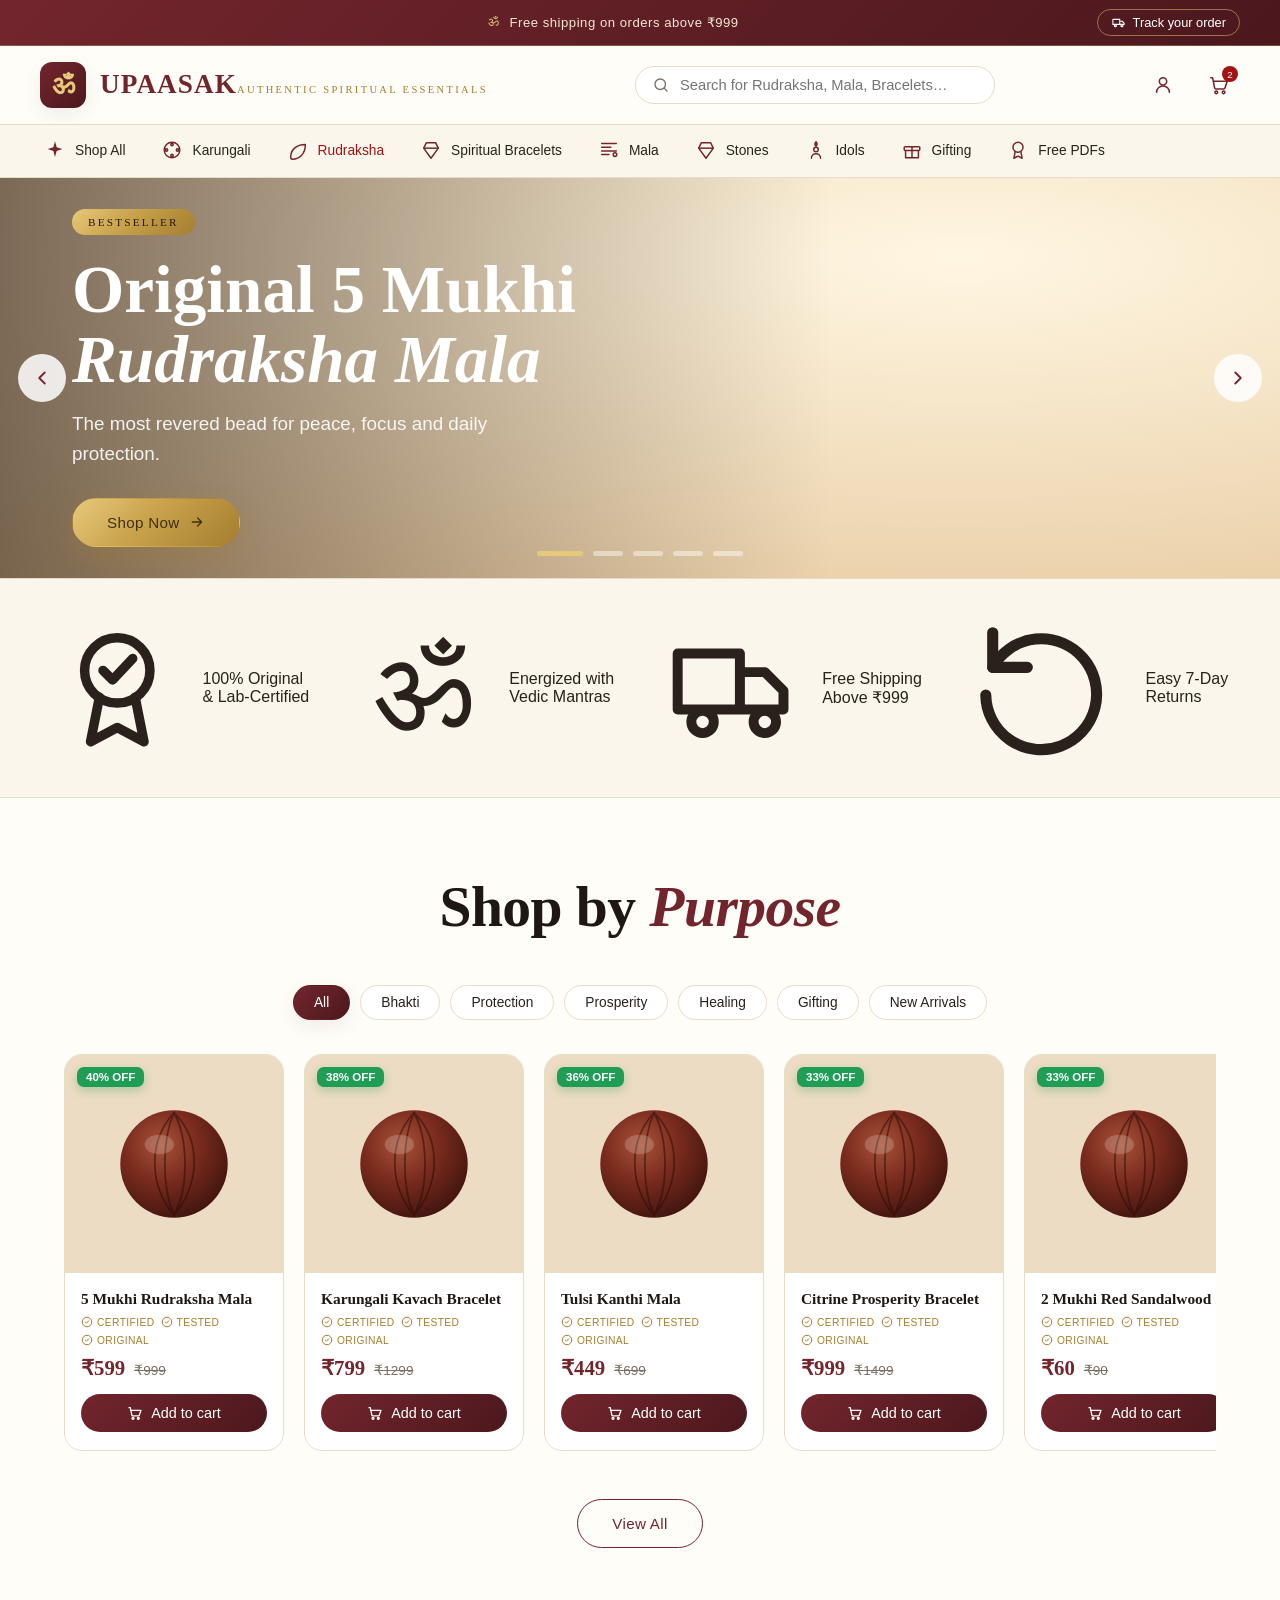
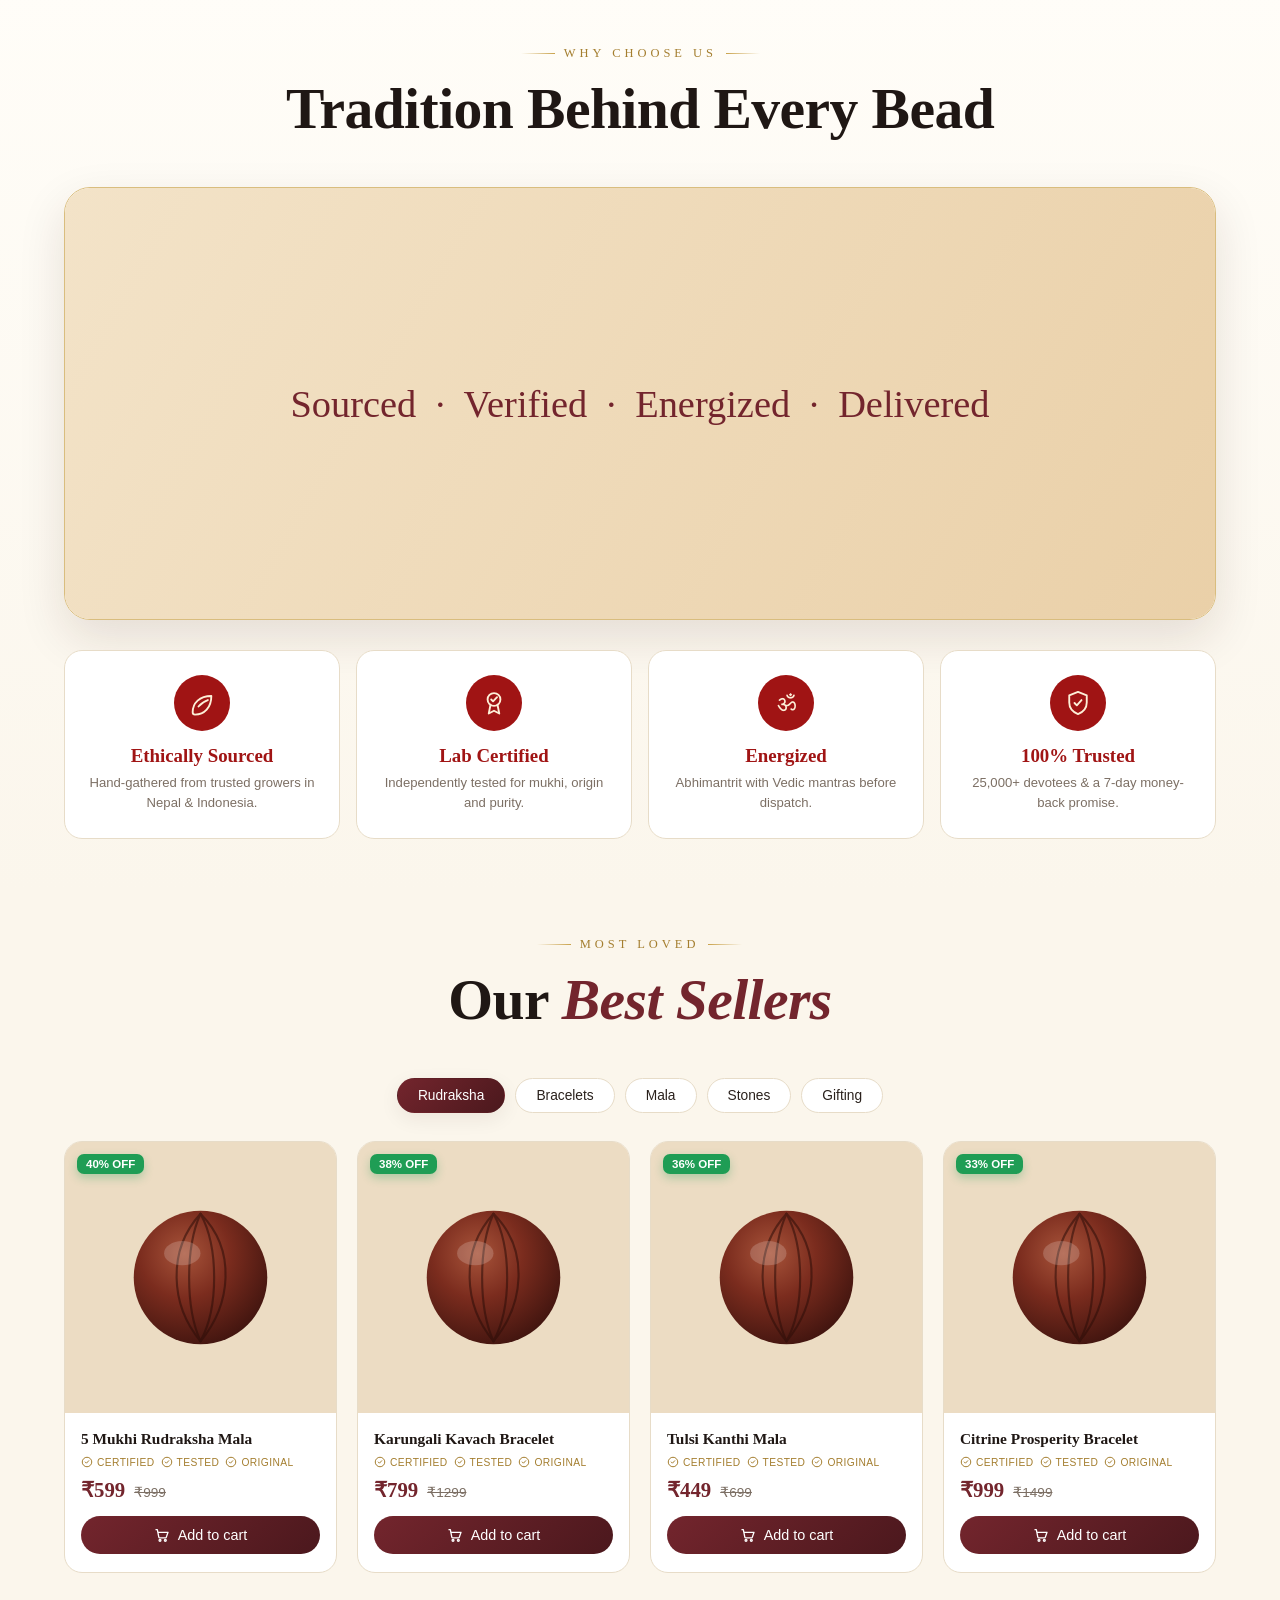
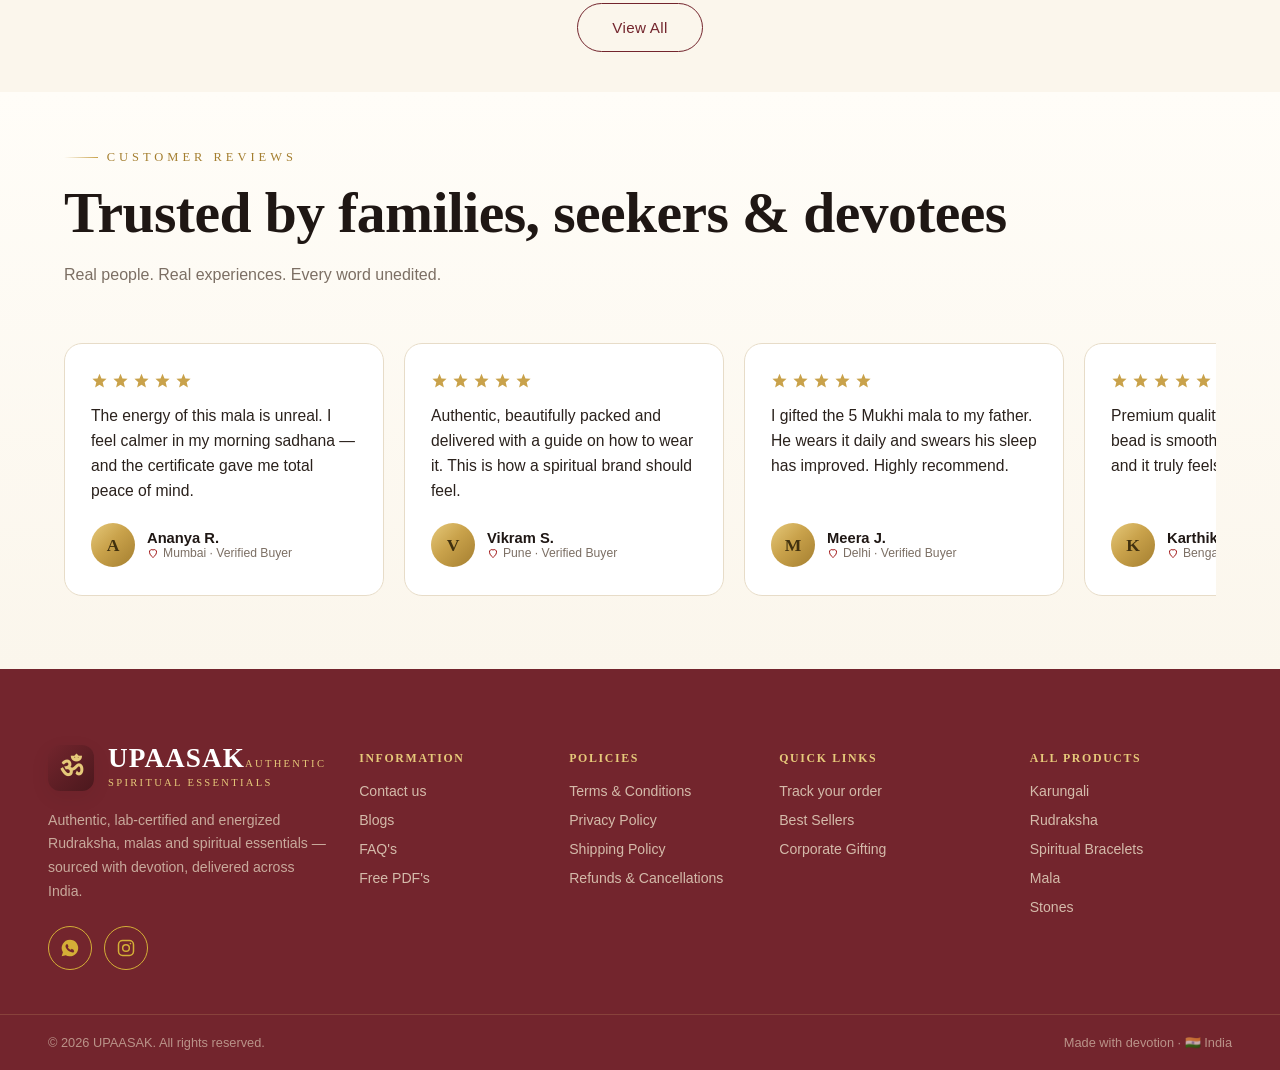
<file: preview/index.html>
<!doctype html>
<html lang="en">
<head>
<meta charset="utf-8">
<meta name="viewport" content="width=device-width, initial-scale=1">
<title>Upaasak — Home (Client Redesign Preview)</title>
<link rel="stylesheet" href="../assets/upaasak.css">
<style>body{margin:0;background:var(--u-ivory)}</style>
</head>
<body>

<!-- bead sprite -->
<svg width="0" height="0" style="position:absolute" aria-hidden="true"><defs>
<radialGradient id="beadG" cx="38%" cy="32%" r="75%"><stop offset="0%" stop-color="#a8543a"/><stop offset="45%" stop-color="#7b2c1e"/><stop offset="100%" stop-color="#3d130e"/></radialGradient></defs>
<symbol id="bead" viewBox="0 0 100 100"><circle cx="50" cy="50" r="44" fill="url(#beadG)"/><g stroke="#2c0d08" stroke-width="1.4" fill="none" opacity=".55" stroke-linecap="round"><path d="M50 8 C 40 30,40 70,50 92"/><path d="M50 8 C 62 30,62 70,50 92"/><path d="M50 8 C 28 32,30 68,50 92"/><path d="M50 8 C 74 32,70 68,50 92"/></g><ellipse cx="38" cy="34" rx="12" ry="8" fill="#fff" opacity=".18"/></symbol></svg>

<!-- ANNOUNCEMENT BAR -->
<section class="u-section u-ann">
  <div class="u-ann__in">
    <span class="u-ann__side" aria-hidden="true"></span>
    <div class="u-ann__rotator" data-announce>
      <span class="u-ann__msg is-active"><span class="u-om">ॐ</span>Free shipping on orders above ₹999</span>
      <span class="u-ann__msg"><span class="u-om">ॐ</span>Extra 10% OFF on all prepaid orders</span>
      <span class="u-ann__msg"><span class="u-om">ॐ</span>100% Original · Lab-Certified · Energized Rudraksha</span>
    </div>
    <a class="u-ann__track" href="#"><svg viewBox="0 0 24 24" fill="none" stroke="currentColor" stroke-width="1.7" stroke-linecap="round" stroke-linejoin="round"><path d="M3 7h11v8H3zM14 10h4l3 3v2h-7z"/><circle cx="7" cy="17" r="1.6"/><circle cx="17.5" cy="17" r="1.6"/></svg>Track your order</a>
  </div>
</section>

<!-- BRAND BAR -->
<section class="u-section u-brandbar">
  <div class="u-brandbar__in">
    <a class="u-lockup" href="#"><span class="u-lockup__mark">ॐ</span><span><span class="u-lockup__name">UPAASAK</span><span class="u-lockup__slogan">Authentic Spiritual Essentials</span></span></a>
    <form class="u-search" onsubmit="return false"><svg viewBox="0 0 24 24" fill="none" stroke="currentColor" stroke-width="1.8"><circle cx="11" cy="11" r="7"/><path d="m20 20-3.5-3.5" stroke-linecap="round"/></svg><input type="search" placeholder="Search for Rudraksha, Mala, Bracelets…"></form>
    <div class="u-brandbar__tools">
      <a class="u-icon-btn" href="#" aria-label="Account"><svg viewBox="0 0 24 24" fill="none" stroke="currentColor" stroke-width="1.7"><circle cx="12" cy="8" r="4"/><path d="M5 20c0-3.9 3.1-7 7-7s7 3.1 7 7" stroke-linecap="round"/></svg></a>
      <a class="u-icon-btn" href="#" aria-label="Cart"><svg viewBox="0 0 24 24" fill="none" stroke="currentColor" stroke-width="1.7" stroke-linecap="round" stroke-linejoin="round"><circle cx="9" cy="20" r="1.5"/><circle cx="17" cy="20" r="1.5"/><path d="M3 4h2l2.2 11.2a1.5 1.5 0 0 0 1.5 1.2h8.3a1.5 1.5 0 0 0 1.5-1.2L21 8H6"/></svg><span class="u-badge">2</span></a>
    </div>
  </div>
</section>

<!-- CATEGORY NAV -->
<section class="u-section u-catnav">
  <nav class="u-catnav__in" aria-label="Categories" id="catnav"></nav>
</section>

<!-- BANNER SLIDESHOW -->
<section class="u-section u-slides" data-slideshow data-interval="6000" aria-label="Banners">
  <div class="u-slides__track" id="slides"></div>
  <button class="u-slides__arrow u-slides__arrow--prev" aria-label="Previous"><svg viewBox="0 0 24 24" fill="none" stroke="currentColor" stroke-width="2" stroke-linecap="round" stroke-linejoin="round"><path d="M15 6l-6 6 6 6"/></svg></button>
  <button class="u-slides__arrow u-slides__arrow--next" aria-label="Next"><svg viewBox="0 0 24 24" fill="none" stroke="currentColor" stroke-width="2" stroke-linecap="round" stroke-linejoin="round"><path d="M9 6l6 6-6 6"/></svg></button>
  <div class="u-slides__dots" id="dots"></div>
</section>

<!-- TRUST BAR -->
<section class="u-section u-trustbar">
  <div class="u-trustbar__in">
    <div class="u-trustbar__item"><svg viewBox="0 0 24 24" fill="none" stroke="currentColor" stroke-width="1.6" stroke-linecap="round" stroke-linejoin="round"><circle cx="12" cy="9" r="5.5"/><path d="M9 13.5 7.5 21l4.5-2.4L16.5 21 15 13.5"/><path d="m9.6 9 1.6 1.6L14.6 7"/></svg><span>100% Original &amp; Lab-Certified</span></div>
    <div class="u-trustbar__item"><svg viewBox="0 0 24 24" fill="currentColor"><text x="12" y="19" text-anchor="middle" font-size="20" font-family="Marcellus, serif">ॐ</text></svg><span>Energized with Vedic Mantras</span></div>
    <div class="u-trustbar__item"><svg viewBox="0 0 24 24" fill="none" stroke="currentColor" stroke-width="1.6" stroke-linecap="round" stroke-linejoin="round"><path d="M3 6.5h10v9H3zM13 9.5h4l3 3v3h-7z"/><circle cx="7" cy="17.5" r="1.8"/><circle cx="17" cy="17.5" r="1.8"/></svg><span>Free Shipping Above ₹999</span></div>
    <div class="u-trustbar__item"><svg viewBox="0 0 24 24" fill="none" stroke="currentColor" stroke-width="1.6" stroke-linecap="round" stroke-linejoin="round"><path d="M4 9a8 8 0 1 1-1 4"/><path d="M4 4v5h5"/></svg><span>Easy 7-Day Returns</span></div>
  </div>
</section>

<!-- SHOP BY PURPOSE -->
<section class="u-section u-sec u-sec--paper">
  <div class="u-wrap" data-tabs>
    <div class="u-section-head is-centered"><span class="u-eyebrow is-centered" data-reveal>Find Your Path</span><h2 class="u-title" data-reveal style="--d:60ms">Shop by <em>Purpose</em></h2></div>
    <div class="u-pills u-pills--center" id="purposePills"></div>
    <div id="purposePanels"></div>
  </div>
</section>

<!-- WHY CHOOSE US -->
<section class="u-section u-why">
  <div class="u-wrap">
    <div class="u-section-head is-centered"><span class="u-eyebrow is-centered" data-reveal>Why Choose Us</span><h2 class="u-title" data-reveal style="--d:60ms">Tradition Behind Every Bead</h2></div>
    <div class="u-why__banner" data-reveal="zoom"><div class="u-why__banner-ph">Sourced &nbsp;·&nbsp; Verified &nbsp;·&nbsp; Energized &nbsp;·&nbsp; Delivered</div></div>
    <div class="u-why__usps">
      <div class="u-why__usp" data-reveal style="--d:0ms"><div class="u-why__usp-ico"><svg viewBox="0 0 24 24" fill="none" stroke="currentColor" stroke-width="1.6" stroke-linecap="round" stroke-linejoin="round"><path d="M4 20c0-8 6-14 16-14 0 10-6 16-14 16-2 0-2-2-2-2Z"/><path d="M9 15c2.5-3 5-4.5 8-5.5"/></svg></div><h4>Ethically Sourced</h4><p>Hand-gathered from trusted growers in Nepal &amp; Indonesia.</p></div>
      <div class="u-why__usp" data-reveal style="--d:90ms"><div class="u-why__usp-ico"><svg viewBox="0 0 24 24" fill="none" stroke="currentColor" stroke-width="1.6" stroke-linecap="round" stroke-linejoin="round"><circle cx="12" cy="9" r="5.5"/><path d="M9 13.5 7.5 21l4.5-2.4L16.5 21 15 13.5"/><path d="m9.6 9 1.6 1.6L14.6 7"/></svg></div><h4>Lab Certified</h4><p>Independently tested for mukhi, origin and purity.</p></div>
      <div class="u-why__usp" data-reveal style="--d:180ms"><div class="u-why__usp-ico"><svg viewBox="0 0 24 24" fill="currentColor"><text x="12" y="19" text-anchor="middle" font-size="20" font-family="Marcellus, serif">ॐ</text></svg></div><h4>Energized</h4><p>Abhimantrit with Vedic mantras before dispatch.</p></div>
      <div class="u-why__usp" data-reveal style="--d:270ms"><div class="u-why__usp-ico"><svg viewBox="0 0 24 24" fill="none" stroke="currentColor" stroke-width="1.6" stroke-linecap="round" stroke-linejoin="round"><path d="M12 2.5 4.5 5.5v6c0 4.6 3.2 8.2 7.5 10 4.3-1.8 7.5-5.4 7.5-10v-6L12 2.5Z"/><path d="m9 12 2 2 4-4.5"/></svg></div><h4>100% Trusted</h4><p>25,000+ devotees &amp; a 7-day money-back promise.</p></div>
    </div>
  </div>
</section>

<!-- BEST SELLER -->
<section class="u-section u-sec u-sec--ivory">
  <div class="u-wrap" data-tabs>
    <div class="u-section-head is-centered"><span class="u-eyebrow is-centered" data-reveal>Most Loved</span><h2 class="u-title" data-reveal style="--d:60ms">Our <em>Best Sellers</em></h2></div>
    <div class="u-pills u-pills--center" id="bestPills"></div>
    <div id="bestPanels"></div>
  </div>
</section>

<!-- REVIEWS -->
<section class="u-section u-revx">
  <div class="u-wrap"><div class="u-section-head"><span class="u-eyebrow" data-reveal>Customer Reviews</span><h2 class="u-title" data-reveal style="--d:60ms">Trusted by families, seekers &amp; devotees</h2><p class="u-lead" data-reveal style="--d:120ms">Real people. Real experiences. Every word unedited.</p></div></div>
  <div class="u-wrap"><div class="u-revx__scroll" id="reviews" data-reveal></div></div>
</section>

<!-- SITEMAP FOOTER -->
<section class="u-section u-site">
  <div class="u-site__grid">
    <div class="u-site__brand">
      <a class="u-lockup" href="#"><span class="u-lockup__mark">ॐ</span><span><span class="u-lockup__name">UPAASAK</span><span class="u-lockup__slogan">Authentic Spiritual Essentials</span></span></a>
      <p>Authentic, lab-certified and energized Rudraksha, malas and spiritual essentials — sourced with devotion, delivered across India.</p>
      <div class="u-site__social">
        <a class="wa" href="#" aria-label="WhatsApp"><svg viewBox="0 0 24 24" fill="currentColor"><path d="M12 2a10 10 0 0 0-8.5 15.2L2 22l4.9-1.3A10 10 0 1 0 12 2Zm5.1 14.1c-.2.6-1.2 1.1-1.7 1.2-.5.1-1 .2-3.2-.7-2.7-1.1-4.4-3.8-4.5-4-.1-.2-1.1-1.4-1.1-2.7s.7-1.9.9-2.2c.2-.2.5-.3.7-.3h.5c.2 0 .4 0 .6.5l.8 1.9c.1.2.1.4 0 .5l-.4.5c-.1.2-.3.3-.1.6.1.2.6 1 1.3 1.6.9.8 1.6 1 1.8 1.1.2.1.4.1.5-.1l.6-.8c.2-.2.4-.2.6-.1l1.8.9c.2.1.4.2.4.3.1.2.1.7-.1 1.3Z"/></svg></a>
        <a class="ig" href="#" aria-label="Instagram"><svg viewBox="0 0 24 24" fill="none" stroke="currentColor" stroke-width="1.8"><rect x="3" y="3" width="18" height="18" rx="5"/><circle cx="12" cy="12" r="4"/><circle cx="17.3" cy="6.7" r="1" fill="currentColor" stroke="none"/></svg></a>
      </div>
    </div>
    <div class="u-site__col"><h4>Information</h4><ul><li><a href="#">Contact us</a></li><li><a href="#">Blogs</a></li><li><a href="#">FAQ's</a></li><li><a href="#">Free PDF's</a></li></ul></div>
    <div class="u-site__col"><h4>Policies</h4><ul><li><a href="#">Terms &amp; Conditions</a></li><li><a href="#">Privacy Policy</a></li><li><a href="#">Shipping Policy</a></li><li><a href="#">Refunds &amp; Cancellations</a></li></ul></div>
    <div class="u-site__col"><h4>Quick Links</h4><ul><li><a href="#">Track your order</a></li><li><a href="#">Best Sellers</a></li><li><a href="#">Corporate Gifting</a></li></ul></div>
    <div class="u-site__col"><h4>All Products</h4><ul><li><a href="#">Karungali</a></li><li><a href="#">Rudraksha</a></li><li><a href="#">Spiritual Bracelets</a></li><li><a href="#">Mala</a></li><li><a href="#">Stones</a></li></ul></div>
  </div>
  <div class="u-site__bar"><span>© 2026 UPAASAK. All rights reserved.</span><span>Made with devotion · 🇮🇳 India</span></div>
</section>

<script>
/* ---- mock data to render the collection-driven rows in the static preview ---- */
(function(){
  var cats = [['Shop All','sparkle'],['Karungali','bead'],['Rudraksha','leaf'],['Spiritual Bracelets','gem'],['Mala','mantra'],['Stones','gem'],['Idols','deity'],['Gifting','gift'],['Free PDFs','certificate']];
  var ico = {
    sparkle:'<svg viewBox="0 0 24 24" fill="currentColor"><path d="M12 2.5 13.8 9 20 11l-6.2 2L12 19.5 10.2 13 4 11l6.2-2L12 2.5Z"/></svg>',
    bead:'<svg viewBox="0 0 24 24" fill="none" stroke="currentColor" stroke-width="1.6"><circle cx="12" cy="12" r="8.5"/><circle cx="12" cy="6" r="1.3"/><circle cx="18" cy="12" r="1.3"/><circle cx="12" cy="18" r="1.3"/><circle cx="6" cy="12" r="1.3"/></svg>',
    leaf:'<svg viewBox="0 0 24 24" fill="none" stroke="currentColor" stroke-width="1.6" stroke-linecap="round" stroke-linejoin="round"><path d="M4 20c0-8 6-14 16-14 0 10-6 16-14 16-2 0-2-2-2-2Z"/></svg>',
    gem:'<svg viewBox="0 0 24 24" fill="none" stroke="currentColor" stroke-width="1.6" stroke-linejoin="round"><path d="m12 21-8-11 3-6h10l3 6-8 11Z"/><path d="M4 10h16"/></svg>',
    mantra:'<svg viewBox="0 0 24 24" fill="none" stroke="currentColor" stroke-width="1.6" stroke-linecap="round"><path d="M4 5h16M4 9h10M4 13h16M4 17h8"/><circle cx="18.5" cy="17" r="2"/></svg>',
    deity:'<svg viewBox="0 0 24 24" fill="none" stroke="currentColor" stroke-width="1.6" stroke-linecap="round" stroke-linejoin="round"><path d="M12 3c1.5 1.6 1.5 3.4 0 5-1.5-1.6-1.5-3.4 0-5Z"/><circle cx="12" cy="11.5" r="2.5"/><path d="M7 21c0-3 2.2-5 5-5s5 2 5 5"/></svg>',
    gift:'<svg viewBox="0 0 24 24" fill="none" stroke="currentColor" stroke-width="1.6" stroke-linejoin="round"><rect x="3.5" y="8.5" width="17" height="4" rx="1"/><path d="M5 12.5v8h14v-8M12 8.5v12"/></svg>',
    certificate:'<svg viewBox="0 0 24 24" fill="none" stroke="currentColor" stroke-width="1.6" stroke-linecap="round" stroke-linejoin="round"><circle cx="12" cy="9" r="5.5"/><path d="M9 13.5 7.5 21l4.5-2.4L16.5 21 15 13.5"/></svg>'
  };
  document.getElementById('catnav').innerHTML = cats.map(function(c){
    return '<a class="u-catnav__item'+(c[0]==='Rudraksha'?' is-active':'')+'" href="#">'+(ico[c[1]]||'')+c[0]+'</a>';
  }).join('');

  var slidesData = [
    ['Bestseller','Original 5 Mukhi <em>Rudraksha Mala</em>','The most revered bead for peace, focus and daily protection.'],
    ['Rare & Powerful','Karungali <em>Sacred Wood</em>','Ancient ebony beads cherished for grounding and protection.'],
    ['For Daily Devotion','Japa & <em>Meditation Malas</em>','108-bead malas crafted for your mantra practice.'],
    ['Healing Energy','Gemstone <em>Bracelets</em>','Certified natural stones aligned to your intention.'],
    ['Thoughtful Gifts','Spiritual <em>Gifting</em>','Beautifully packaged blessings for your loved ones.']
  ];
  document.getElementById('slides').innerHTML = slidesData.map(function(s){
    return '<div class="u-slide"><span class="u-slide__bg--ph"></span><div class="u-slide__inner"><div class="u-slide__box"><span class="u-slide__tip">'+s[0]+'</span><h2 class="u-slide__h">'+s[1]+'</h2><p class="u-slide__sub">'+s[2]+'</p><a href="#" class="u-btn u-btn--gold">Shop Now <svg viewBox="0 0 24 24" fill="none" stroke="currentColor" stroke-width="2"><path d="M5 12h14M13 6l6 6-6 6" stroke-linecap="round" stroke-linejoin="round"/></svg></a></div></div></div>';
  }).join('');
  document.getElementById('dots').innerHTML = slidesData.map(function(_,i){return '<button class="'+(i===0?'is-active':'')+'"></button>';}).join('');

  function card(name, mrp, price){
    var disc = Math.round((mrp-price)/mrp*100);
    var chk='<svg viewBox="0 0 24 24" fill="none" stroke="currentColor" stroke-width="2"><circle cx="12" cy="12" r="9.5"/><path d="m8.5 12 2.4 2.4 4.6-5" stroke-linecap="round" stroke-linejoin="round"/></svg>';
    return '<div class="u-pcard"><a class="u-pcard__media" href="#"><span class="u-pcard__disc">'+disc+'% OFF</span><span class="u-pcard__wish"><svg viewBox="0 0 24 24" fill="none" stroke="currentColor" stroke-width="1.7"><path d="M12 20.5C7 17 3.5 13.5 3.5 9.3 3.5 6.6 5.6 4.8 8 4.8c1.7 0 3.1.9 4 2.3.9-1.4 2.3-2.3 4-2.3 2.4 0 4.5 1.8 4.5 4.5 0 4.2-3.5 7.7-8.5 11.2Z"/></svg></span><svg viewBox="0 0 100 100" preserveAspectRatio="xMidYMid slice" style="position:absolute;inset:0;width:100%;height:100%"><rect width="100" height="100" fill="#ecdcc3"/><use href="#bead" x="22" y="22" width="56" height="56"/></svg></a>'
    +'<div class="u-pcard__body"><a class="u-pcard__name" href="#">'+name+'</a><div class="u-pcard__tags"><span class="u-pcard__tag">'+chk+'Certified</span><span class="u-pcard__tag">'+chk+'Tested</span><span class="u-pcard__tag">'+chk+'Original</span></div><div class="u-pcard__price"><span class="u-pcard__now">₹'+price+'</span><span class="u-pcard__was">₹'+mrp+'</span></div><button class="u-pcard__cta"><svg viewBox="0 0 24 24" fill="none" stroke="currentColor" stroke-width="2" stroke-linecap="round" stroke-linejoin="round"><circle cx="9" cy="20" r="1.4"/><circle cx="17" cy="20" r="1.4"/><path d="M3 4h2l2.2 11.2a1.5 1.5 0 0 0 1.5 1.2h8.3a1.5 1.5 0 0 0 1.5-1.2L21 8H6"/></svg>Add to cart</button></div></div>';
  }
  var products = [
    ['5 Mukhi Rudraksha Mala',999,599],['Karungali Kavach Bracelet',1299,799],['Tulsi Kanthi Mala',699,449],
    ['Citrine Prosperity Bracelet',1499,999],['2 Mukhi Red Sandalwood',90,60],['Amethyst Healing Bracelet',1199,749],
    ['Sphatik Crystal Mala',899,549],['Pyrite Money Magnet',1099,699]
  ];
  function row(list, cls){ return '<'+(cls==='grid'?'div class="u-grid4"':'div class="u-prow"')+'>'+list.map(function(p){return card(p[0],p[1],p[2]);}).join('')+'</div>'; }

  // Shop by Purpose
  var purposes = ['All','Bhakti','Protection','Prosperity','Healing','Gifting','New Arrivals'];
  document.getElementById('purposePills').innerHTML = purposes.map(function(p,i){return '<button class="u-pill'+(i===0?' is-active':'')+'" data-tab="p'+i+'">'+p+'</button>';}).join('');
  document.getElementById('purposePanels').innerHTML = purposes.map(function(p,i){
    var slice = products.slice(0, 6).concat(products.slice(0, Math.max(2,6-i)));
    return '<div class="u-panel'+(i===0?' is-active':'')+'" data-panel="p'+i+'">'+row(products,'row')+'<div class="u-viewall"><a href="#" class="u-btn u-btn--ghost">View All</a></div></div>';
  }).join('');

  // Best Seller
  var bcats = ['Rudraksha','Bracelets','Mala','Stones','Gifting'];
  document.getElementById('bestPills').innerHTML = bcats.map(function(c,i){return '<button class="u-pill'+(i===0?' is-active':'')+'" data-tab="b'+i+'">'+c+'</button>';}).join('');
  document.getElementById('bestPanels').innerHTML = bcats.map(function(c,i){
    return '<div class="u-panel'+(i===0?' is-active':'')+'" data-panel="b'+i+'">'+row(products.slice(0,4),'grid')+'<div class="u-viewall"><a href="#" class="u-btn u-btn--ghost">View All</a></div></div>';
  }).join('');

  // Reviews
  var reviews = [
    ['The energy of this mala is unreal. I feel calmer in my morning sadhana — and the certificate gave me total peace of mind.','Ananya R.','Mumbai · Verified Buyer'],
    ['Authentic, beautifully packed and delivered with a guide on how to wear it. This is how a spiritual brand should feel.','Vikram S.','Pune · Verified Buyer'],
    ['I gifted the 5 Mukhi mala to my father. He wears it daily and swears his sleep has improved. Highly recommend.','Meera J.','Delhi · Verified Buyer'],
    ['Premium quality at a fair price. The bead is smooth, the thread is strong, and it truly feels energized.','Karthik N.','Bengaluru · Verified Buyer'],
    ['Fast delivery and the Karungali bracelet is stunning. Support answered every question patiently.','Divya P.','Chennai · Verified Buyer']
  ];
  var star='<svg viewBox="0 0 24 24"><path d="M12 2.5 14.8 9 22 9.6l-5.5 4.7L18.2 22 12 18l-6.2 4 1.7-7.7L2 9.6 9.2 9 12 2.5Z"/></svg>';
  var pin='<svg viewBox="0 0 24 24" fill="none" stroke="currentColor" stroke-width="2"><path d="M12 21s-7-5.2-7-10.5A4.5 4.5 0 0 1 12 6a4.5 4.5 0 0 1 7 4.5C19 15.8 12 21 12 21Z"/></svg>';
  document.getElementById('reviews').innerHTML = reviews.map(function(r){
    return '<article class="u-revx__card"><div class="u-rating">'+star+star+star+star+star+'</div><p class="u-revx__quote">'+r[0]+'</p><div class="u-revx__who"><span class="u-revx__av">'+r[1].charAt(0)+'</span><div><div class="u-revx__name">'+r[1]+'</div><div class="u-revx__meta">'+pin+r[2]+'</div></div></div></article>';
  }).join('');
})();
</script>
<script src="../assets/upaasak.js"></script>
</body>
</html>
</file>
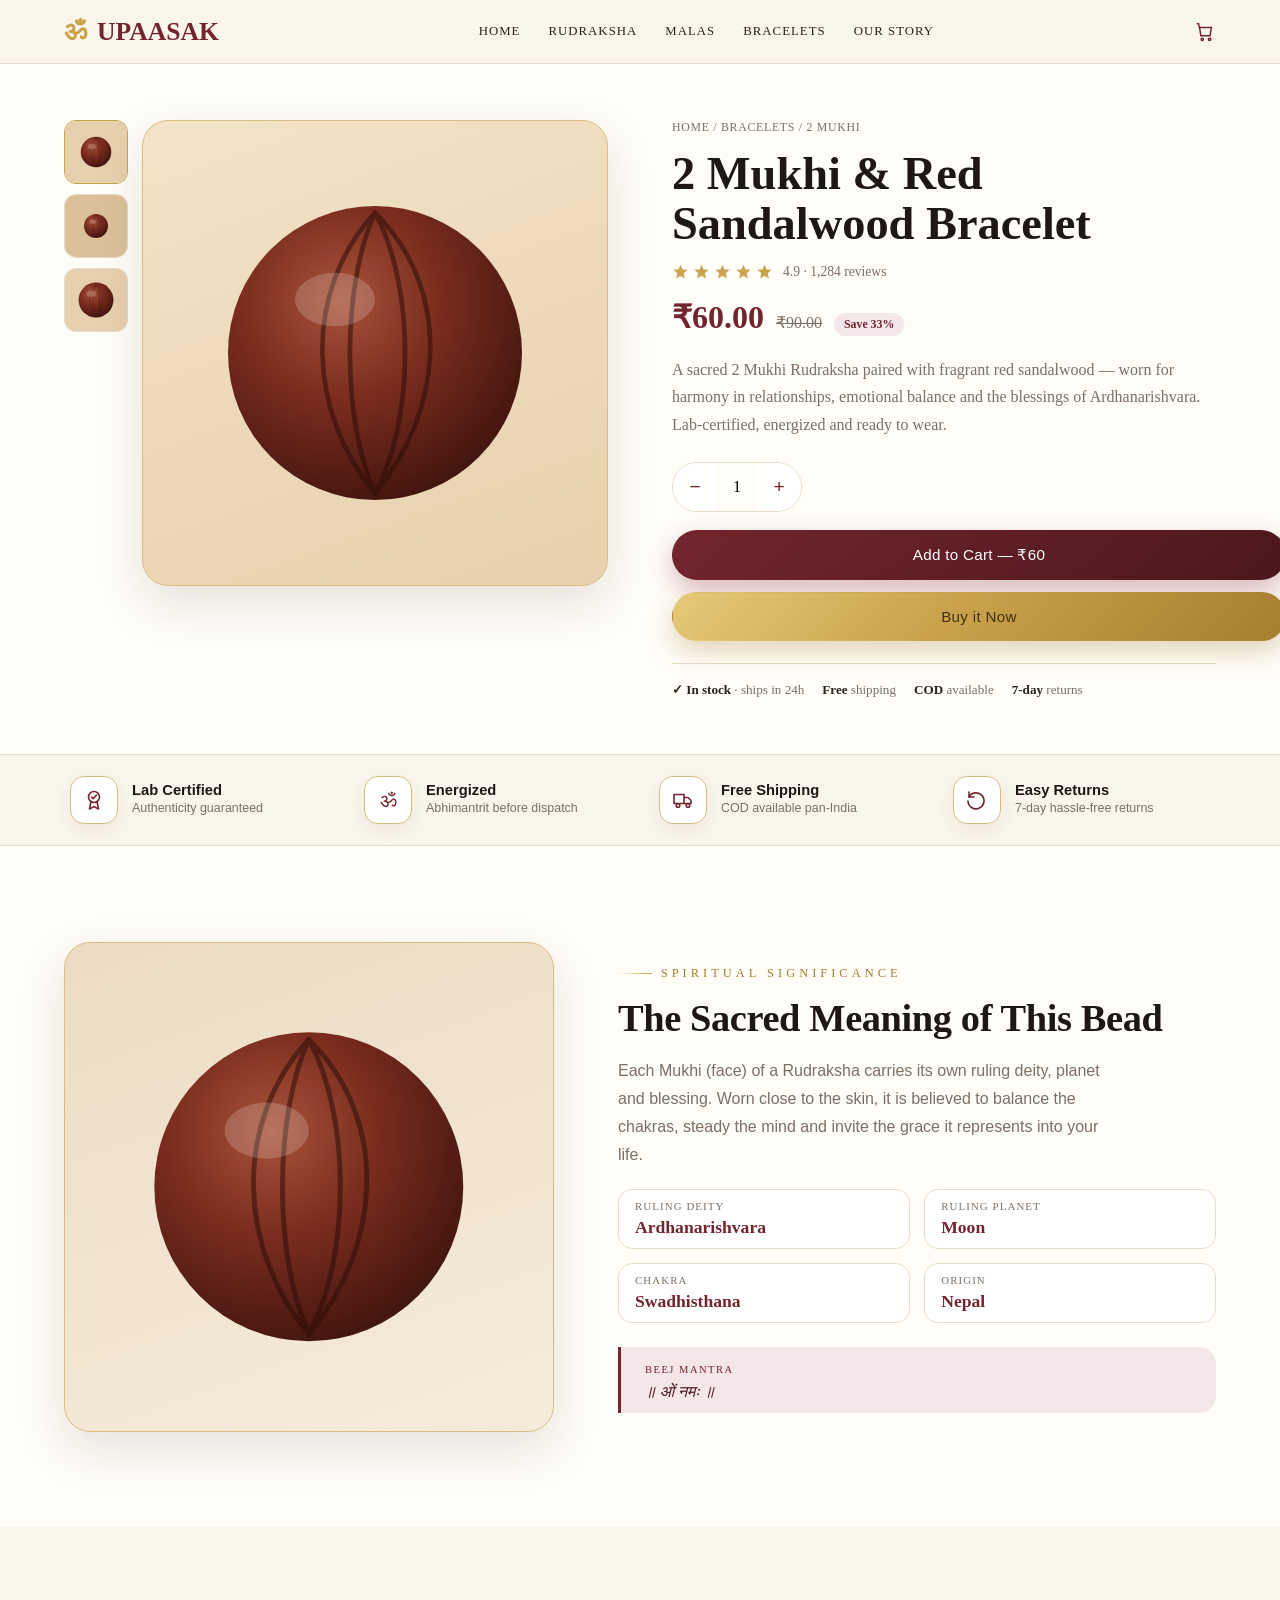
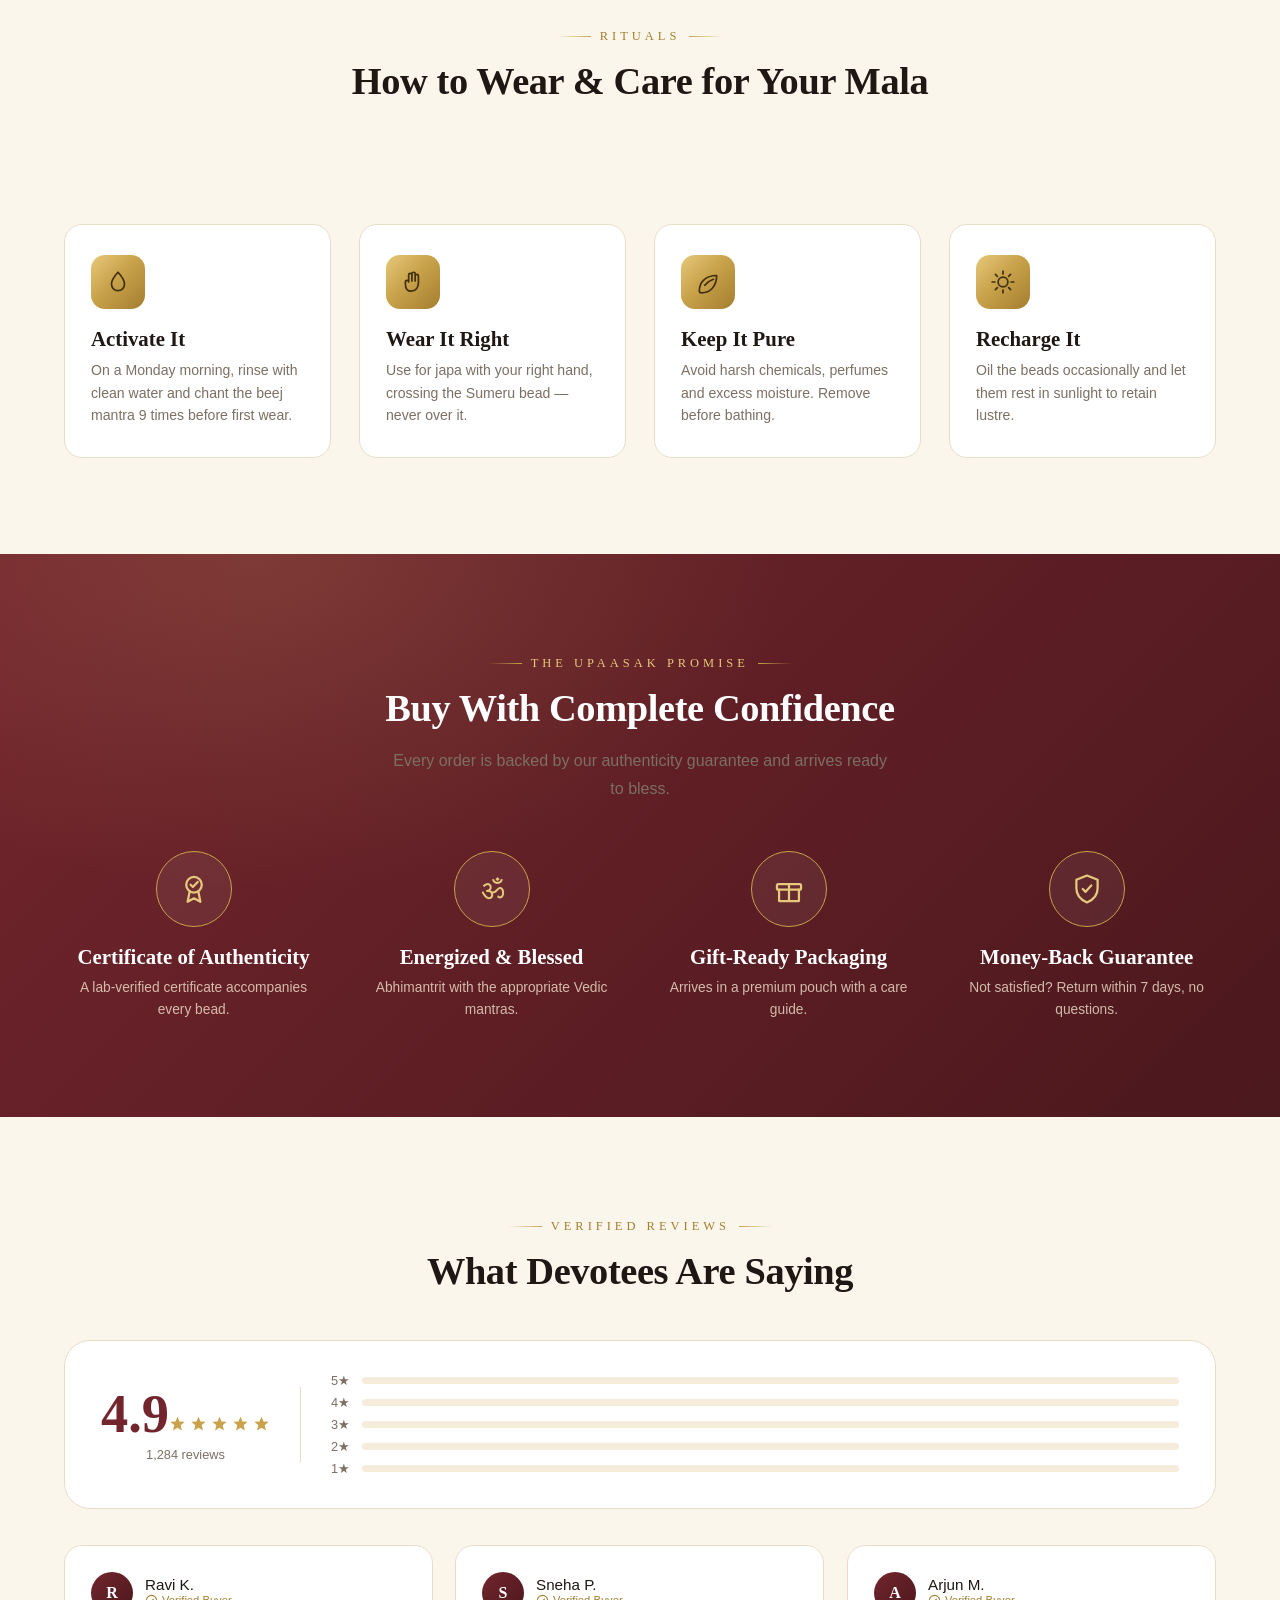
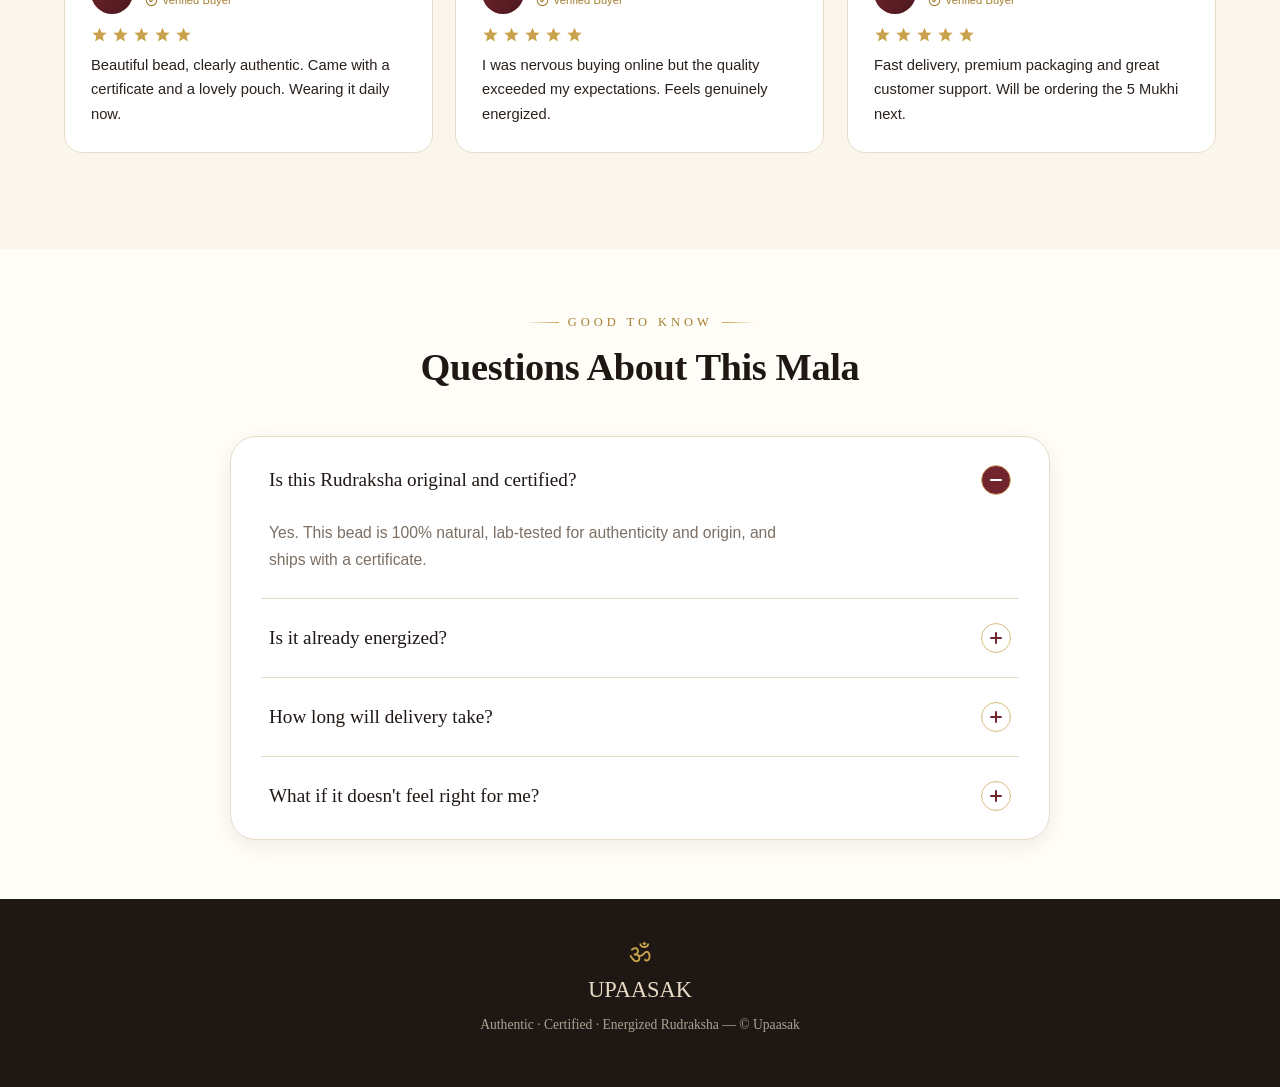
<file: preview/product.html>
<!doctype html>
<html lang="en">
<head>
<meta charset="utf-8">
<meta name="viewport" content="width=device-width, initial-scale=1">
<title>Upaasak — Product (Preview)</title>
<link rel="stylesheet" href="../assets/upaasak.css">
<style>
  body { margin: 0; background: var(--u-ivory); }
  .pv-head { position: sticky; top: 0; z-index: 50; background: rgba(251,246,236,0.85); backdrop-filter: blur(10px); border-bottom: 1px solid var(--u-line); }
  .pv-head__in { max-width: var(--u-maxw); margin: 0 auto; padding: 16px clamp(18px,5vw,64px); display: flex; align-items: center; justify-content: space-between; gap: 20px; }
  .pv-logo { font-family: var(--u-font-display); font-weight: 700; font-size: 1.6rem; color: var(--u-maroon); display:flex; align-items:center; gap:10px; }
  .pv-logo .u-om { font-size: 1.7rem; }
  .pv-nav { display: flex; gap: 28px; font-family: var(--u-font-label); letter-spacing:.08em; font-size: .8rem; text-transform: uppercase; color: var(--u-ink); }
  .pv-nav a { color: inherit; text-decoration: none; }
  .pv-foot { background: var(--u-charcoal); color: #e9dcc6; text-align:center; padding: 40px 20px; }
  .pv-foot .u-om { color: var(--u-gold); font-size: 1.6rem; }
  /* native-style product top (theme renders this; shown for context) */
  .pdp { background: var(--u-paper); padding-block: clamp(32px,5vw,56px); }
  .pdp__grid { max-width: var(--u-maxw); margin:0 auto; padding-inline: clamp(18px,5vw,64px); display:grid; grid-template-columns: 1fr 1fr; gap: clamp(28px,5vw,64px); align-items:flex-start; }
  .pdp__gallery { display:grid; grid-template-columns: 64px 1fr; gap: 14px; }
  .pdp__thumbs { display:flex; flex-direction:column; gap:10px; }
  .pdp__thumb { aspect-ratio:1; border-radius:12px; overflow:hidden; border:1px solid var(--u-line); background:var(--u-cream); cursor:pointer; }
  .pdp__thumb.is-active { border-color: var(--u-gold); }
  .pdp__main-img { aspect-ratio:1; border-radius:var(--u-radius-lg); overflow:hidden; border:1px solid var(--u-gold-line); background:linear-gradient(160deg,#f3e3c8,#e7d0ad); box-shadow: var(--u-shadow); }
  .pdp__crumb { font-family:var(--u-font-label); letter-spacing:.06em; font-size:.74rem; text-transform:uppercase; color:var(--u-muted); margin:0 0 14px; }
  .pdp__title { font-family:var(--u-font-display); font-weight:600; font-size: clamp(2rem,4vw,2.9rem); line-height:1.08; color:var(--u-charcoal); margin:0 0 14px; }
  .pdp__rating { display:flex; align-items:center; gap:10px; font-size:.85rem; color:var(--u-muted); margin-bottom:18px; }
  .pdp__price { display:flex; align-items:baseline; gap:12px; margin-bottom:20px; }
  .pdp__price .now { font-family:var(--u-font-display); font-size:2rem; font-weight:700; color:var(--u-maroon); }
  .pdp__price .was { text-decoration:line-through; color:var(--u-muted); }
  .pdp__price .save { background:var(--u-maroon-wash); color:var(--u-maroon); font-size:.74rem; padding:4px 10px; border-radius:999px; font-weight:600; }
  .pdp__desc { color:var(--u-muted); line-height:1.7; margin-bottom:24px; }
  .pdp__qty { display:flex; gap:14px; margin-bottom:18px; }
  .pdp__stepper { display:flex; align-items:center; border:1px solid var(--u-line); border-radius:var(--u-radius-pill); overflow:hidden; }
  .pdp__stepper button { width:44px; height:48px; border:0; background:#fff; font-size:1.2rem; cursor:pointer; color:var(--u-maroon); }
  .pdp__stepper span { width:40px; text-align:center; }
  .pdp__buy { display:grid; gap:12px; margin-bottom:22px; }
  .pdp__meta { display:flex; flex-wrap:wrap; gap:18px; font-size:.82rem; color:var(--u-muted); border-top:1px solid var(--u-line); padding-top:18px; }
  .pdp__meta b { color:var(--u-ink); }
  @media (max-width:860px){ .pdp__grid{ grid-template-columns:1fr; } .pv-nav{ display:none; } }
</style>
</head>
<body>

<svg width="0" height="0" style="position:absolute" aria-hidden="true">
  <defs>
    <radialGradient id="beadG" cx="38%" cy="32%" r="75%"><stop offset="0%" stop-color="#a8543a"/><stop offset="45%" stop-color="#7b2c1e"/><stop offset="100%" stop-color="#3d130e"/></radialGradient>
    <linearGradient id="threadG" x1="0" y1="0" x2="0" y2="1"><stop offset="0%" stop-color="#caa24b"/><stop offset="100%" stop-color="#8a6a26"/></linearGradient>
  </defs>
  <symbol id="bead" viewBox="0 0 100 100">
    <circle cx="50" cy="50" r="44" fill="url(#beadG)"/>
    <g stroke="#2c0d08" stroke-width="1.4" fill="none" opacity=".55" stroke-linecap="round">
      <path d="M50 8 C 40 30, 40 70, 50 92"/><path d="M50 8 C 62 30, 62 70, 50 92"/><path d="M50 8 C 28 32, 30 68, 50 92"/><path d="M50 8 C 74 32, 70 68, 50 92"/>
    </g>
    <ellipse cx="38" cy="34" rx="12" ry="8" fill="#fff" opacity=".18"/>
  </symbol>
</svg>

<header class="pv-head">
  <div class="pv-head__in">
    <div class="pv-logo"><span class="u-om">ॐ</span> UPAASAK</div>
    <nav class="pv-nav"><a href="index.html">Home</a><a href="#">Rudraksha</a><a href="#">Malas</a><a href="#">Bracelets</a><a href="#">Our Story</a></nav>
    <div style="color:var(--u-maroon);display:flex;gap:16px"><svg width="22" height="22" viewBox="0 0 24 24" fill="none" stroke="currentColor" stroke-width="1.6"><path d="M6 7h13l-1.5 9h-10z"/><path d="M6 7 5 3H3"/><circle cx="9" cy="20" r="1.3"/><circle cx="17" cy="20" r="1.3"/></svg></div>
  </div>
</header>

<!-- ===== Native-style product top (theme renders this part) ===== -->
<section class="pdp">
  <div class="pdp__grid">
    <div class="pdp__gallery">
      <div class="pdp__thumbs">
        <div class="pdp__thumb is-active"><svg viewBox="0 0 100 100" style="width:100%"><rect width="100" height="100" fill="#e7d0ad"/><use href="#bead" x="22" y="22" width="56" height="56"/></svg></div>
        <div class="pdp__thumb"><svg viewBox="0 0 100 100" style="width:100%"><rect width="100" height="100" fill="#dcc09a"/><use href="#bead" x="28" y="28" width="44" height="44"/></svg></div>
        <div class="pdp__thumb"><svg viewBox="0 0 100 100" style="width:100%"><rect width="100" height="100" fill="#e7d0ad"/><use href="#bead" x="18" y="18" width="64" height="64"/></svg></div>
      </div>
      <div class="pdp__main-img"><svg viewBox="0 0 100 100" style="width:100%;display:block"><use href="#bead" x="14" y="14" width="72" height="72"/></svg></div>
    </div>
    <div class="pdp__details">
      <p class="pdp__crumb">Home / Bracelets / 2 Mukhi</p>
      <h1 class="pdp__title">2 Mukhi &amp; Red Sandalwood Bracelet</h1>
      <div class="pdp__rating"><span class="u-rating"><svg viewBox="0 0 24 24"><path d="M12 2.5 14.8 9 22 9.6l-5.5 4.7L18.2 22 12 18l-6.2 4 1.7-7.7L2 9.6 9.2 9 12 2.5Z"/></svg><svg viewBox="0 0 24 24"><path d="M12 2.5 14.8 9 22 9.6l-5.5 4.7L18.2 22 12 18l-6.2 4 1.7-7.7L2 9.6 9.2 9 12 2.5Z"/></svg><svg viewBox="0 0 24 24"><path d="M12 2.5 14.8 9 22 9.6l-5.5 4.7L18.2 22 12 18l-6.2 4 1.7-7.7L2 9.6 9.2 9 12 2.5Z"/></svg><svg viewBox="0 0 24 24"><path d="M12 2.5 14.8 9 22 9.6l-5.5 4.7L18.2 22 12 18l-6.2 4 1.7-7.7L2 9.6 9.2 9 12 2.5Z"/></svg><svg viewBox="0 0 24 24"><path d="M12 2.5 14.8 9 22 9.6l-5.5 4.7L18.2 22 12 18l-6.2 4 1.7-7.7L2 9.6 9.2 9 12 2.5Z"/></svg></span> 4.9 · 1,284 reviews</div>
      <div class="pdp__price"><span class="now">₹60.00</span><span class="was">₹90.00</span><span class="save">Save 33%</span></div>
      <p class="pdp__desc">A sacred 2 Mukhi Rudraksha paired with fragrant red sandalwood — worn for harmony in relationships, emotional balance and the blessings of Ardhanarishvara. Lab-certified, energized and ready to wear.</p>
      <div class="pdp__qty">
        <div class="pdp__stepper"><button type="button">−</button><span>1</span><button type="button">+</button></div>
      </div>
      <div class="pdp__buy">
        <a href="#" class="u-btn u-btn--primary" style="width:100%">Add to Cart — ₹60</a>
        <a href="#" class="u-btn u-btn--gold" style="width:100%">Buy it Now</a>
      </div>
      <div class="pdp__meta"><span><b>✓ In stock</b> · ships in 24h</span><span><b>Free</b> shipping</span><span><b>COD</b> available</span><span><b>7-day</b> returns</span></div>
    </div>
  </div>
</section>

<!-- ===== NEW: Highlights bar ===== -->
<section class="u-section u-phl">
  <div class="u-wrap">
    <div class="u-phl__grid">
      <div class="u-phl__item" data-reveal style="--d:0ms"><span class="u-phl__icon"><svg viewBox="0 0 24 24" fill="none" stroke="currentColor" stroke-width="1.6" stroke-linecap="round" stroke-linejoin="round"><circle cx="12" cy="9" r="5.5"/><path d="M9 13.5 7.5 21l4.5-2.4L16.5 21 15 13.5"/><path d="m9.6 9 1.6 1.6L14.6 7"/></svg></span><div><h4>Lab Certified</h4><p>Authenticity guaranteed</p></div></div>
      <div class="u-phl__item" data-reveal style="--d:80ms"><span class="u-phl__icon"><svg viewBox="0 0 24 24" fill="currentColor"><text x="12" y="19" text-anchor="middle" font-size="20" font-family="Marcellus, serif">ॐ</text></svg></span><div><h4>Energized</h4><p>Abhimantrit before dispatch</p></div></div>
      <div class="u-phl__item" data-reveal style="--d:160ms"><span class="u-phl__icon"><svg viewBox="0 0 24 24" fill="none" stroke="currentColor" stroke-width="1.6" stroke-linecap="round" stroke-linejoin="round"><path d="M3 6.5h10v9H3zM13 9.5h4l3 3v3h-7z"/><circle cx="7" cy="17.5" r="1.8"/><circle cx="17" cy="17.5" r="1.8"/></svg></span><div><h4>Free Shipping</h4><p>COD available pan-India</p></div></div>
      <div class="u-phl__item" data-reveal style="--d:240ms"><span class="u-phl__icon"><svg viewBox="0 0 24 24" fill="none" stroke="currentColor" stroke-width="1.6" stroke-linecap="round" stroke-linejoin="round"><path d="M4 9a8 8 0 1 1-1 4"/><path d="M4 4v5h5"/></svg></span><div><h4>Easy Returns</h4><p>7-day hassle-free returns</p></div></div>
    </div>
  </div>
</section>

<!-- ===== NEW: Significance ===== -->
<section class="u-section u-sig">
  <div class="u-wrap">
    <div class="u-sig__grid">
      <div class="u-sig__media" data-reveal="left"><svg viewBox="0 0 100 100" style="position:absolute;inset:0;width:100%;height:100%"><use href="#bead" x="14" y="14" width="72" height="72"/></svg></div>
      <div class="u-sig__content" data-reveal="right">
        <span class="u-eyebrow">Spiritual Significance</span>
        <h2 class="u-title">The Sacred Meaning of This Bead</h2>
        <div class="u-lead"><p>Each Mukhi (face) of a Rudraksha carries its own ruling deity, planet and blessing. Worn close to the skin, it is believed to balance the chakras, steady the mind and invite the grace it represents into your life.</p></div>
        <div class="u-sig__facts">
          <div class="u-fact"><span>Ruling Deity</span><strong>Ardhanarishvara</strong></div>
          <div class="u-fact"><span>Ruling Planet</span><strong>Moon</strong></div>
          <div class="u-fact"><span>Chakra</span><strong>Swadhisthana</strong></div>
          <div class="u-fact"><span>Origin</span><strong>Nepal</strong></div>
        </div>
        <div class="u-sig__mantra"><small>Beej Mantra</small><p>॥ ओं नमः ॥</p></div>
      </div>
    </div>
  </div>
</section>

<!-- ===== NEW: Wear & Care ===== -->
<section class="u-section u-care">
  <div class="u-wrap">
    <div class="u-section-head is-centered"><span class="u-eyebrow is-centered" data-reveal>Rituals</span><h2 class="u-title" data-reveal style="--d:80ms">How to Wear &amp; Care for Your Mala</h2><p class="u-lead" data-reveal style="--d:160ms">A few simple practices to keep your Rudraksha potent, beautiful and blessed for years.</p></div>
    <div class="u-care__grid">
      <div class="u-care__card" data-reveal style="--d:0ms"><div class="u-care__icon"><svg viewBox="0 0 24 24" fill="none" stroke="currentColor" stroke-width="1.6" stroke-linecap="round" stroke-linejoin="round"><path d="M12 3s6 6.5 6 11a6 6 0 0 1-12 0c0-4.5 6-11 6-11Z"/></svg></div><h3>Activate It</h3><p>On a Monday morning, rinse with clean water and chant the beej mantra 9 times before first wear.</p></div>
      <div class="u-care__card" data-reveal style="--d:90ms"><div class="u-care__icon"><svg viewBox="0 0 24 24" fill="none" stroke="currentColor" stroke-width="1.6" stroke-linecap="round" stroke-linejoin="round"><path d="M8 11V5.5a1.5 1.5 0 0 1 3 0V11m0-1V4.5a1.5 1.5 0 0 1 3 0V11m0-.5v-4a1.5 1.5 0 0 1 3 0V13c0 4-2.5 7.5-6.5 7.5S5 17.5 5 14v-2a1.5 1.5 0 0 1 3 0"/></svg></div><h3>Wear It Right</h3><p>Use for japa with your right hand, crossing the Sumeru bead — never over it.</p></div>
      <div class="u-care__card" data-reveal style="--d:180ms"><div class="u-care__icon"><svg viewBox="0 0 24 24" fill="none" stroke="currentColor" stroke-width="1.6" stroke-linecap="round" stroke-linejoin="round"><path d="M4 20c0-8 6-14 16-14 0 10-6 16-14 16-2 0-2-2-2-2Z"/><path d="M9 15c2.5-3 5-4.5 8-5.5"/></svg></div><h3>Keep It Pure</h3><p>Avoid harsh chemicals, perfumes and excess moisture. Remove before bathing.</p></div>
      <div class="u-care__card" data-reveal style="--d:270ms"><div class="u-care__icon"><svg viewBox="0 0 24 24" fill="none" stroke="currentColor" stroke-width="1.6" stroke-linecap="round" stroke-linejoin="round"><circle cx="12" cy="12" r="4.5"/><path d="M12 2v2.5M12 19.5V22M2 12h2.5M19.5 12H22M5 5l1.8 1.8M17.2 17.2 19 19M19 5l-1.8 1.8M6.8 17.2 5 19"/></svg></div><h3>Recharge It</h3><p>Oil the beads occasionally and let them rest in sunlight to retain lustre.</p></div>
    </div>
  </div>
</section>

<!-- ===== NEW: Promise ===== -->
<section class="u-section u-promise">
  <div class="u-wrap">
    <div class="u-section-head is-centered"><span class="u-eyebrow is-centered" data-reveal>The Upaasak Promise</span><h2 class="u-title" data-reveal style="--d:80ms">Buy With Complete Confidence</h2><p class="u-lead" data-reveal style="--d:160ms">Every order is backed by our authenticity guarantee and arrives ready to bless.</p></div>
    <div class="u-promise__grid">
      <div class="u-promise__item" data-reveal style="--d:0ms"><div class="u-promise__seal"><svg viewBox="0 0 24 24" fill="none" stroke="currentColor" stroke-width="1.6" stroke-linecap="round" stroke-linejoin="round"><circle cx="12" cy="9" r="5.5"/><path d="M9 13.5 7.5 21l4.5-2.4L16.5 21 15 13.5"/><path d="m9.6 9 1.6 1.6L14.6 7"/></svg></div><h3>Certificate of Authenticity</h3><p>A lab-verified certificate accompanies every bead.</p></div>
      <div class="u-promise__item" data-reveal style="--d:100ms"><div class="u-promise__seal"><svg viewBox="0 0 24 24" fill="currentColor"><text x="12" y="19" text-anchor="middle" font-size="20" font-family="Marcellus, serif">ॐ</text></svg></div><h3>Energized &amp; Blessed</h3><p>Abhimantrit with the appropriate Vedic mantras.</p></div>
      <div class="u-promise__item" data-reveal style="--d:200ms"><div class="u-promise__seal"><svg viewBox="0 0 24 24" fill="none" stroke="currentColor" stroke-width="1.6" stroke-linecap="round" stroke-linejoin="round"><rect x="3.5" y="8.5" width="17" height="4" rx="1"/><path d="M5 12.5v8h14v-8M12 8.5v12"/></svg></div><h3>Gift-Ready Packaging</h3><p>Arrives in a premium pouch with a care guide.</p></div>
      <div class="u-promise__item" data-reveal style="--d:300ms"><div class="u-promise__seal"><svg viewBox="0 0 24 24" fill="none" stroke="currentColor" stroke-width="1.6" stroke-linecap="round" stroke-linejoin="round"><path d="M12 2.5 4.5 5.5v6c0 4.6 3.2 8.2 7.5 10 4.3-1.8 7.5-5.4 7.5-10v-6L12 2.5Z"/><path d="m9 12 2 2 4-4.5"/></svg></div><h3>Money-Back Guarantee</h3><p>Not satisfied? Return within 7 days, no questions.</p></div>
    </div>
  </div>
</section>

<!-- ===== NEW: Reviews ===== -->
<section class="u-section u-rev">
  <div class="u-wrap">
    <div class="u-section-head is-centered"><span class="u-eyebrow is-centered" data-reveal>Verified Reviews</span><h2 class="u-title" data-reveal style="--d:80ms">What Devotees Are Saying</h2></div>
    <div class="u-rev__summary" data-reveal>
      <div class="u-rev__score"><strong>4.9</strong><div class="u-rating"><svg viewBox="0 0 24 24"><path d="M12 2.5 14.8 9 22 9.6l-5.5 4.7L18.2 22 12 18l-6.2 4 1.7-7.7L2 9.6 9.2 9 12 2.5Z"/></svg><svg viewBox="0 0 24 24"><path d="M12 2.5 14.8 9 22 9.6l-5.5 4.7L18.2 22 12 18l-6.2 4 1.7-7.7L2 9.6 9.2 9 12 2.5Z"/></svg><svg viewBox="0 0 24 24"><path d="M12 2.5 14.8 9 22 9.6l-5.5 4.7L18.2 22 12 18l-6.2 4 1.7-7.7L2 9.6 9.2 9 12 2.5Z"/></svg><svg viewBox="0 0 24 24"><path d="M12 2.5 14.8 9 22 9.6l-5.5 4.7L18.2 22 12 18l-6.2 4 1.7-7.7L2 9.6 9.2 9 12 2.5Z"/></svg><svg viewBox="0 0 24 24"><path d="M12 2.5 14.8 9 22 9.6l-5.5 4.7L18.2 22 12 18l-6.2 4 1.7-7.7L2 9.6 9.2 9 12 2.5Z"/></svg></div><span>1,284 reviews</span></div>
      <div class="u-rev__bars">
        <div class="u-rev__bar"><span>5★</span><span class="u-rev__bar-track"><span class="u-rev__bar-fill" data-pct="92"></span></span></div>
        <div class="u-rev__bar"><span>4★</span><span class="u-rev__bar-track"><span class="u-rev__bar-fill" data-pct="6"></span></span></div>
        <div class="u-rev__bar"><span>3★</span><span class="u-rev__bar-track"><span class="u-rev__bar-fill" data-pct="1"></span></span></div>
        <div class="u-rev__bar"><span>2★</span><span class="u-rev__bar-track"><span class="u-rev__bar-fill" data-pct="1"></span></span></div>
        <div class="u-rev__bar"><span>1★</span><span class="u-rev__bar-track"><span class="u-rev__bar-fill" data-pct="0"></span></span></div>
      </div>
    </div>
    <div class="u-rev__grid">
      <article class="u-rev__card" data-reveal style="--d:0ms"><div class="u-rev__head"><div class="u-rev__who"><div class="u-rev__av">R</div><div><div class="u-tml__name">Ravi K.</div><span class="u-verified"><svg viewBox="0 0 24 24" fill="none" stroke="currentColor" stroke-width="2"><circle cx="12" cy="12" r="9.5"/><path d="m8.5 12 2.4 2.4 4.6-5" stroke-linecap="round" stroke-linejoin="round"/></svg> Verified Buyer</span></div></div></div><div class="u-rating"><svg viewBox="0 0 24 24"><path d="M12 2.5 14.8 9 22 9.6l-5.5 4.7L18.2 22 12 18l-6.2 4 1.7-7.7L2 9.6 9.2 9 12 2.5Z"/></svg><svg viewBox="0 0 24 24"><path d="M12 2.5 14.8 9 22 9.6l-5.5 4.7L18.2 22 12 18l-6.2 4 1.7-7.7L2 9.6 9.2 9 12 2.5Z"/></svg><svg viewBox="0 0 24 24"><path d="M12 2.5 14.8 9 22 9.6l-5.5 4.7L18.2 22 12 18l-6.2 4 1.7-7.7L2 9.6 9.2 9 12 2.5Z"/></svg><svg viewBox="0 0 24 24"><path d="M12 2.5 14.8 9 22 9.6l-5.5 4.7L18.2 22 12 18l-6.2 4 1.7-7.7L2 9.6 9.2 9 12 2.5Z"/></svg><svg viewBox="0 0 24 24"><path d="M12 2.5 14.8 9 22 9.6l-5.5 4.7L18.2 22 12 18l-6.2 4 1.7-7.7L2 9.6 9.2 9 12 2.5Z"/></svg></div><p>Beautiful bead, clearly authentic. Came with a certificate and a lovely pouch. Wearing it daily now.</p></article>
      <article class="u-rev__card" data-reveal style="--d:70ms"><div class="u-rev__head"><div class="u-rev__who"><div class="u-rev__av">S</div><div><div class="u-tml__name">Sneha P.</div><span class="u-verified"><svg viewBox="0 0 24 24" fill="none" stroke="currentColor" stroke-width="2"><circle cx="12" cy="12" r="9.5"/><path d="m8.5 12 2.4 2.4 4.6-5" stroke-linecap="round" stroke-linejoin="round"/></svg> Verified Buyer</span></div></div></div><div class="u-rating"><svg viewBox="0 0 24 24"><path d="M12 2.5 14.8 9 22 9.6l-5.5 4.7L18.2 22 12 18l-6.2 4 1.7-7.7L2 9.6 9.2 9 12 2.5Z"/></svg><svg viewBox="0 0 24 24"><path d="M12 2.5 14.8 9 22 9.6l-5.5 4.7L18.2 22 12 18l-6.2 4 1.7-7.7L2 9.6 9.2 9 12 2.5Z"/></svg><svg viewBox="0 0 24 24"><path d="M12 2.5 14.8 9 22 9.6l-5.5 4.7L18.2 22 12 18l-6.2 4 1.7-7.7L2 9.6 9.2 9 12 2.5Z"/></svg><svg viewBox="0 0 24 24"><path d="M12 2.5 14.8 9 22 9.6l-5.5 4.7L18.2 22 12 18l-6.2 4 1.7-7.7L2 9.6 9.2 9 12 2.5Z"/></svg><svg viewBox="0 0 24 24"><path d="M12 2.5 14.8 9 22 9.6l-5.5 4.7L18.2 22 12 18l-6.2 4 1.7-7.7L2 9.6 9.2 9 12 2.5Z"/></svg></div><p>I was nervous buying online but the quality exceeded my expectations. Feels genuinely energized.</p></article>
      <article class="u-rev__card" data-reveal style="--d:140ms"><div class="u-rev__head"><div class="u-rev__who"><div class="u-rev__av">A</div><div><div class="u-tml__name">Arjun M.</div><span class="u-verified"><svg viewBox="0 0 24 24" fill="none" stroke="currentColor" stroke-width="2"><circle cx="12" cy="12" r="9.5"/><path d="m8.5 12 2.4 2.4 4.6-5" stroke-linecap="round" stroke-linejoin="round"/></svg> Verified Buyer</span></div></div></div><div class="u-rating"><svg viewBox="0 0 24 24"><path d="M12 2.5 14.8 9 22 9.6l-5.5 4.7L18.2 22 12 18l-6.2 4 1.7-7.7L2 9.6 9.2 9 12 2.5Z"/></svg><svg viewBox="0 0 24 24"><path d="M12 2.5 14.8 9 22 9.6l-5.5 4.7L18.2 22 12 18l-6.2 4 1.7-7.7L2 9.6 9.2 9 12 2.5Z"/></svg><svg viewBox="0 0 24 24"><path d="M12 2.5 14.8 9 22 9.6l-5.5 4.7L18.2 22 12 18l-6.2 4 1.7-7.7L2 9.6 9.2 9 12 2.5Z"/></svg><svg viewBox="0 0 24 24"><path d="M12 2.5 14.8 9 22 9.6l-5.5 4.7L18.2 22 12 18l-6.2 4 1.7-7.7L2 9.6 9.2 9 12 2.5Z"/></svg><svg viewBox="0 0 24 24"><path d="M12 2.5 14.8 9 22 9.6l-5.5 4.7L18.2 22 12 18l-6.2 4 1.7-7.7L2 9.6 9.2 9 12 2.5Z"/></svg></div><p>Fast delivery, premium packaging and great customer support. Will be ordering the 5 Mukhi next.</p></article>
    </div>
  </div>
</section>

<!-- ===== NEW: FAQ ===== -->
<section class="u-section u-faq">
  <div class="u-wrap">
    <div class="u-section-head is-centered"><span class="u-eyebrow is-centered" data-reveal>Good to Know</span><h2 class="u-title" data-reveal style="--d:80ms">Questions About This Mala</h2></div>
    <div class="u-faq__list" data-reveal style="--d:140ms">
      <div class="u-faq__item is-open"><button type="button" class="u-faq__q"><span>Is this Rudraksha original and certified?</span><span class="u-faq__icon" aria-hidden="true"></span></button><div class="u-faq__a" style="max-height:600px"><div class="u-faq__a-inner">Yes. This bead is 100% natural, lab-tested for authenticity and origin, and ships with a certificate.</div></div></div>
      <div class="u-faq__item"><button type="button" class="u-faq__q"><span>Is it already energized?</span><span class="u-faq__icon" aria-hidden="true"></span></button><div class="u-faq__a"><div class="u-faq__a-inner">Every Upaasak Rudraksha is abhimantrit (energized) with the appropriate Vedic mantra before dispatch, so it's ready to wear.</div></div></div>
      <div class="u-faq__item"><button type="button" class="u-faq__q"><span>How long will delivery take?</span><span class="u-faq__icon" aria-hidden="true"></span></button><div class="u-faq__a"><div class="u-faq__a-inner">Orders are dispatched within 24–48 hours and typically delivered in 3–7 days across India, with free shipping and COD available.</div></div></div>
      <div class="u-faq__item"><button type="button" class="u-faq__q"><span>What if it doesn't feel right for me?</span><span class="u-faq__icon" aria-hidden="true"></span></button><div class="u-faq__a"><div class="u-faq__a-inner">You're covered by our 7-day, no-questions return policy. Reach out and we'll make it right.</div></div></div>
    </div>
  </div>
</section>

<footer class="pv-foot">
  <div class="u-om">ॐ</div>
  <p style="font-family:var(--u-font-display);font-size:1.4rem;margin:8px 0 4px">UPAASAK</p>
  <p style="opacity:.7;font-size:.85rem">Authentic · Certified · Energized Rudraksha — © Upaasak</p>
</footer>

<script src="../assets/upaasak.js"></script>
</body>
</html>
</file>
<file: assets/upaasak.css>
/* ============================================================================
   UPAASAK — Luxury Spiritual Boutique Design System
   Palette: Maroon + Antique Gold + Warm Ivory
   Fonts are inherited from the theme's Typography settings
   (Body -> --font-body--family, Heading -> --font-heading--family, Accent -> --font-accent--family).
   Single source of truth for all upaasak-* sections (also used by /preview)
   ========================================================================== */

:root {
  /* Brand palette */
  --u-maroon: #73252D;
  --u-maroon-deep: #4b181d;
  --u-maroon-soft: #9c2a48;
  --u-maroon-wash: #f4e6e9;

  --u-gold: #c9a24b;
  --u-gold-light: #e6c97a;
  --u-gold-deep: #a47e2f;
  --u-gold-line: #d9bd7e;

  --u-ivory: #fbf6ec;
  --u-cream: #f5ecdc;
  --u-sand: #ecdcc3;
  --u-paper: #fffdf8;

  --u-ink: #2a211c;
  --u-charcoal: #1f1714;
  --u-muted: #7c6f64;
  --u-line: #e7dcc8;

  /* Gradients */
  --u-grad-gold: linear-gradient(135deg, #e6c97a 0%, #c9a24b 45%, #a47e2f 100%);
  --u-grad-maroon: linear-gradient(135deg, #73252D 0%, #4b181d 100%);
  --u-grad-ivory: linear-gradient(180deg, #fffdf8 0%, #fbf6ec 100%);

  /* Type */
  --u-font-display: var(--font-heading--family, Georgia, 'Times New Roman', serif);
  --u-font-label: var(--font-accent--family, Georgia, serif);
  --u-font-body: var(--font-body--family, -apple-system, BlinkMacSystemFont, 'Segoe UI', sans-serif);

  /* Shape & depth */
  --u-radius: 18px;
  --u-radius-lg: 26px;
  --u-radius-pill: 999px;
  --u-shadow-sm: 0 6px 20px rgba(40, 20, 10, 0.07);
  --u-shadow: 0 18px 48px rgba(60, 25, 20, 0.12);
  --u-shadow-lg: 0 32px 80px rgba(60, 20, 20, 0.18);
  --u-ease: cubic-bezier(0.22, 0.61, 0.36, 1);
  --u-maxw: 1440px;
}

/* ----- Base scoping (only affects .u- elements; never touches theme) ----- */
.u-section {
  font-family: var(--u-font-body);
  color: var(--u-ink);
  position: relative;
  -webkit-font-smoothing: antialiased;
}
.u-section *,
.u-section *::before,
.u-section *::after { box-sizing: border-box; }

.u-wrap {
  max-width: var(--u-maxw);
  margin-inline: auto;
  padding-inline: clamp(18px, 5vw, 64px);
  width: 100%;
}
.u-wrap--narrow { max-width: 920px; }

/* ----- Typography helpers ----- */
.u-eyebrow {
  font-family: var(--u-font-label);
  text-transform: uppercase;
  letter-spacing: 0.32em;
  font-size: clamp(0.65rem, 1.1vw, 0.78rem);
  color: var(--u-gold-deep);
  display: inline-flex;
  align-items: center;
  gap: 0.7em;
  margin: 0 0 18px;
}
.u-eyebrow::before,
.u-eyebrow.is-centered::after {
  content: '';
  width: 34px;
  height: 1px;
  background: linear-gradient(90deg, transparent, var(--u-gold));
}
.u-eyebrow.is-centered::before { background: linear-gradient(90deg, transparent, var(--u-gold)); }
.u-eyebrow.is-centered::after { background: linear-gradient(90deg, var(--u-gold), transparent); }

.u-title {
  font-family: var(--u-font-display);
  font-weight: 600;
  line-height: 1.04;
  letter-spacing: -0.01em;
  color: var(--u-charcoal);
  margin: 0;
  font-size: clamp(2rem, 5vw, 3.6rem);
}
.u-title em { font-style: italic; font-weight: 700; color: var(--u-maroon); }
.u-title .u-gold { color: var(--u-gold-deep); }
.u-title__lead { font-family: var(--u-font-body); font-weight: 500; color: var(--u-charcoal); }

.u-lead {
  font-size: clamp(1rem, 1.4vw, 1rem);
  line-height: 1.75;
  color: var(--u-muted);
  margin: 18px 0 0;
  max-width: 56ch;
}
.u-section-head { margin-bottom: clamp(32px, 5vw, 48px); }
.u-section-head.is-centered { text-align: center; margin-inline: auto; max-width: 720px; }
.u-section-head.is-centered .u-lead { margin-inline: auto; }

/* ----- Gold shimmer text ----- */
.u-shimmer {
  background: linear-gradient(100deg, #a47e2f 0%, #e6c97a 25%, #fff3d6 50%, #e6c97a 75%, #a47e2f 100%);
  background-size: 220% auto;
  -webkit-background-clip: text;
  background-clip: text;
  -webkit-text-fill-color: transparent;
  animation: u-shimmer 5.5s linear infinite;
}
@keyframes u-shimmer { to { background-position: 220% center; } }

.shopify-policy__container { max-width: 800px;margin-top: 40px; margin-bottom: 40px; }

/* ----- Buttons ----- */
.u-btn {
  --pad-y: 15px; --pad-x: 34px;
  font-family: var(--u-font-body);
  font-weight: 500;
  font-size: 0.95rem;
  letter-spacing: 0.02em;
  padding: var(--pad-y) var(--pad-x);
  border-radius: var(--u-radius-pill);
  display: inline-flex;
  align-items: center;
  justify-content: center;
  gap: 0.6em;
  cursor: pointer;
  text-decoration: none;
  border: 1px solid transparent;
  transition: transform 0.4s var(--u-ease), box-shadow 0.4s var(--u-ease), background 0.4s var(--u-ease), color 0.4s var(--u-ease);
  position: relative;
  overflow: hidden;
  white-space: nowrap;
}
.u-btn svg { width: 1.05em; height: 1.05em; }
.u-btn--primary {
  background: var(--u-grad-maroon);
  color: #fff;
  box-shadow: 0 10px 26px rgba(123, 11, 44, 0.28);
}
.u-btn--primary::after {
  content: '';
  position: absolute;
  inset: 0;
  background: linear-gradient(120deg, transparent 30%, rgba(255,255,255,0.28) 50%, transparent 70%);
  transform: translateX(-120%);
  transition: transform 0.7s var(--u-ease);
}
.u-btn--primary:hover { transform: translateY(-3px); box-shadow: 0 16px 36px rgba(123, 11, 44, 0.38); }
.u-btn--primary:hover::after { transform: translateX(120%); }
.u-btn--gold {
  background: var(--u-grad-gold);
  color: #41310f;
  box-shadow: 0 10px 26px rgba(164, 126, 47, 0.32);
}
.u-btn--gold:hover { transform: translateY(-3px); box-shadow: 0 16px 36px rgba(164, 126, 47, 0.42); }
.u-btn--ghost {
  background: transparent;
  color: var(--u-maroon);
  border-color: var(--u-maroon);
}
.u-btn--ghost:hover { background: var(--u-maroon); color: #fff; border-color: var(--u-maroon); transform: translateY(-3px); }
.u-btn--light { background: #fff; color: var(--u-maroon); }
.u-btn--light:hover { transform: translateY(-3px); box-shadow: var(--u-shadow); }

.u-textlink {
  font-family: var(--u-font-label);
  letter-spacing: 0.06em;
  color: var(--u-maroon);
  text-decoration: none;
  display: inline-flex;
  align-items: center;
  gap: 0.5em;
  border-bottom: 1px solid transparent;
  transition: gap 0.3s var(--u-ease), border-color 0.3s var(--u-ease);
}
.u-textlink:hover { gap: 0.9em; border-color: var(--u-gold); }

/* ----- Decorative motifs ----- */
.u-om {
  font-family: var(--u-font-label);
  color: var(--u-gold);
}
.u-divider {
  display: flex;
  align-items: center;
  justify-content: center;
  gap: 14px;
  color: var(--u-gold);
}
.u-divider::before, .u-divider::after {
  content: '';
  height: 1px;
  width: clamp(40px, 14vw, 120px);
  background: linear-gradient(90deg, transparent, var(--u-gold-line));
}
.u-divider::after { background: linear-gradient(90deg, var(--u-gold-line), transparent); }
.u-divider span { font-size: 1.1rem; line-height: 1; }

.u-rating { display: inline-flex; align-items: center; gap: 4px; color: var(--u-gold); }
.u-rating svg { width: 17px; height: 17px; fill: currentColor; }

/* ----- Scroll reveal ----- */
[data-reveal] {
  opacity: 0;
  transform: translateY(28px);
  transition: opacity 0.9s var(--u-ease), transform 0.9s var(--u-ease);
  transition-delay: var(--d, 0ms);
  will-change: opacity, transform;
}
[data-reveal].is-in { opacity: 1; transform: none; }
[data-reveal="zoom"] { transform: scale(0.94); }
[data-reveal="left"] { transform: translateX(-40px); }
[data-reveal="right"] { transform: translateX(40px); }
@media (prefers-reduced-motion: reduce) {
  [data-reveal] { opacity: 1 !important; transform: none !important; }
  .u-shimmer { animation: none; }
}

/* ----- Breadcrumbs ----- */
.u-crumbs {
  border-bottom: 1px solid var(--u-line);
  background: var(--u-ivory);
}
.u-crumbs__list {
  display: flex;
  align-items: center;
  flex-wrap: nowrap;
  overflow-x: auto;
  scrollbar-width: none;
  -webkit-overflow-scrolling: touch;
  list-style: none;
  margin: 0;
  padding: 13px 0;
  gap: 8px;
  font-family: var(--u-font-body);
  font-size: clamp(0.72rem, 1vw, 0.82rem);
  letter-spacing: 0.01em;
  white-space: nowrap;
}
.u-crumbs__list::-webkit-scrollbar { display: none; }
.u-crumbs__item { display: flex; align-items: center; gap: 8px; }
.u-crumbs__link {
  color: var(--u-muted);
  text-decoration: none;
  transition: color 0.2s var(--u-ease);
}
.u-crumbs__link:hover,
.u-crumbs__link:focus-visible { color: var(--u-maroon); text-decoration: underline; }
.u-crumbs__sep { color: var(--u-gold-line); }
.u-crumbs__current {
  color: var(--u-ink);
  font-weight: 600;
  max-width: 46vw;
  overflow: hidden;
  text-overflow: ellipsis;
}
@media (max-width: 749px) {
  .u-crumbs__list { padding: 11px 0; gap: 6px; }
  .u-crumbs__current { max-width: 60vw; }
}

/* ----- Blog listing (native Horizon main-blog section) — brand reskin -----
   CSS-only override of stock markup/classes (blog-posts, blog-post-item,
   blog-post-card, etc. come from sections/main-blog.liquid + blocks/_blog-post-*
   — not an upaasak-* section, so no schema/liquid changes here). Replaces the
   stock dynamic hero+compact grid with one uniform card grid per client request.
   !important is used only where the stock blocks set colors/spacing via inline
   style attributes that would otherwise win over an external stylesheet. */
.blog-posts-container {
  display: grid !important;
  grid-template-columns: 1fr !important;
  gap: 28px !important;
}
.blog-post-item {
  grid-column: span 1 !important;
  border: 1px solid var(--u-line) !important;
  border-radius: var(--u-radius);
  background: var(--u-paper);
  padding: 0 !important;
  overflow: hidden;
  transition: box-shadow 0.3s var(--u-ease), transform 0.3s var(--u-ease);
}
.blog-post-item:hover {
  box-shadow: var(--u-shadow);
  transform: translateY(-3px);
}
.blog-post-card,
.blog-post-item--horizontal .blog-post-card {
  flex-direction: column !important;
  height: 100%;
}
.blog-post-item--horizontal .blog-post-card > *:first-child,
.blog-post-item--horizontal .blog-post-card > *:last-child {
  flex-basis: auto !important;
}
.blog-post-card__image-container { margin: 0; }
.blog-post-card__image {
  height: auto !important;
  aspect-ratio: 4 / 3 !important;
  object-fit: cover;
}
.blog-post-card__content { padding: 20px 22px 24px !important; }
.blog-post-card__content a { text-decoration: none !important; }
.blog-post-card__content a:hover .text-block { color: var(--u-maroon) !important; }
.blog-post-card__content .text-block.h4 {
  font-family: var(--u-font-display) !important;
  color: var(--u-ink) !important;
  font-weight: 600 !important;
  line-height: 1.35 !important;
  transition: color 0.2s var(--u-ease);
}
.blog-post-details {
  font-family: var(--u-font-body) !important;
  color: var(--u-muted) !important;
  font-size: 0.76rem !important;
  text-transform: uppercase;
  letter-spacing: 0.05em;
}
.blog-post-card__content-text {
  font-family: var(--u-font-body) !important;
  color: var(--u-muted) !important;
  font-size: 0.9rem !important;
  line-height: 1.6 !important;
}
.blog-post-card__content-text a {
  color: var(--u-maroon) !important;
  font-weight: 600 !important;
  text-decoration: none !important;
  display: inline-block;
  margin-top: 4px;
}
.blog-post-card__content-text a:hover { text-decoration: underline !important; }
@media (min-width: 750px) {
  .blog-posts-container { grid-template-columns: repeat(2, 1fr) !important; }
}
@media (min-width: 1000px) {
  .blog-posts-container { grid-template-columns: repeat(3, 1fr) !important; }
}

/* ============================================================================
   HERO
   ========================================================================== */
.u-hero {
  background: radial-gradient(120% 120% at 80% 0%, #fff7e6 0%, var(--u-ivory) 40%, #f6e7d2 100%);
  overflow: clip;
  padding-block: clamp(48px, 8vw, 96px);
}
.u-hero__grid {
  display: grid;
  grid-template-columns: 1.05fr 0.95fr;
  gap: clamp(32px, 5vw, 72px);
  align-items: center;
}
.u-hero__chip {
  display: inline-flex;
  align-items: center;
  gap: 0.6em;
  background: rgba(255,255,255,0.7);
  border: 1px solid var(--u-gold-line);
  color: var(--u-maroon);
  font-family: var(--u-font-label);
  letter-spacing: 0.12em;
  text-transform: uppercase;
  font-size: 0.7rem;
  padding: 8px 16px;
  border-radius: var(--u-radius-pill);
  margin-bottom: 26px;
  backdrop-filter: blur(4px);
}
.u-hero__chip .u-dot { width: 7px; height: 7px; border-radius: 50%; background: var(--u-gold); box-shadow: 0 0 0 0 rgba(201,162,75,0.6); animation: u-pulse 2.4s infinite; }
@keyframes u-pulse { 0%{box-shadow:0 0 0 0 rgba(201,162,75,0.55);} 70%{box-shadow:0 0 0 9px rgba(201,162,75,0);} 100%{box-shadow:0 0 0 0 rgba(201,162,75,0);} }
.u-hero__title {
  font-family: var(--u-font-display);
  font-weight: 600;
  font-size: clamp(2.6rem, 6.4vw, 5rem);
  line-height: 1.02;
  letter-spacing: -0.015em;
  color: var(--u-charcoal);
  margin: 0;
}
.u-hero__title em { font-style: italic; color: var(--u-maroon); }
.u-hero__sub { font-size: clamp(1.02rem, 1.5vw, 1.18rem); line-height: 1.75; color: var(--u-muted); margin: 22px 0 0; max-width: 50ch; }
.u-hero__cta { display: flex; flex-wrap: wrap; gap: 16px; margin-top: 36px; }
.u-hero__trust { display: flex; flex-wrap: wrap; gap: 26px; margin-top: 38px; align-items: center; }
.u-hero__trust-item { display: flex; flex-direction: column; }
.u-hero__trust-item strong { font-family: var(--u-font-display); font-size: 1.7rem; color: var(--u-maroon); font-weight: 700; line-height: 1; }
.u-hero__trust-item span { font-size: 0.78rem; letter-spacing: 0.04em; color: var(--u-muted); margin-top: 4px; }
.u-hero__trust-sep { width: 1px; align-self: stretch; background: var(--u-line); }

.u-hero__media { position: relative; display: flex; justify-content: center; }
.u-hero__frame {
  position: relative;
  border-radius: 260px 260px 24px 24px;
  overflow: hidden;
  aspect-ratio: 4 / 5;
  width: min(100%, 460px);
  box-shadow: var(--u-shadow-lg);
  border: 1px solid var(--u-gold-line);
  background: linear-gradient(160deg, #f3e3c8, #e7d0ad);
  animation: u-floaty 7s ease-in-out infinite;
}
.u-hero__frame img { width: 100%; height: 100%; object-fit: cover; display: block; }
.u-hero__frame::after {
  content: '';
  position: absolute;
  inset: 0;
  border-radius: inherit;
  box-shadow: inset 0 0 0 8px rgba(255,255,255,0.35), inset 0 0 0 9px rgba(201,162,75,0.5);
  pointer-events: none;
}
@keyframes u-floaty { 0%,100%{ transform: translateY(0); } 50%{ transform: translateY(-14px); } }
.u-hero__halo {
  position: absolute;
  width: 120%; height: 120%;
  top: -10%; left: -10%;
  background: radial-gradient(circle at 50% 45%, rgba(201,162,75,0.28), transparent 60%);
  z-index: -1;
  animation: u-glow 6s ease-in-out infinite alternate;
}
@keyframes u-glow { from{opacity:0.55; transform: scale(0.96);} to{opacity:1; transform: scale(1.05);} }
.u-hero__badge {
  position: absolute;
  bottom: 22px; left: -8px;
  width: 96px; height: 96px;
  border-radius: 50%;
  background: var(--u-grad-maroon);
  color: #fff;
  display: flex; flex-direction: column;
  align-items: center; justify-content: center;
  text-align: center;
  box-shadow: 0 14px 30px rgba(123,11,44,0.4);
  border: 2px solid var(--u-gold-light);
  animation: u-floaty 6s ease-in-out infinite 0.6s;
}
.u-hero__badge small { font-size: 0.6rem; letter-spacing: 0.1em; opacity: 0.85; }
.u-hero__badge strong { font-family: var(--u-font-display); font-size: 1.5rem; line-height: 1; }
.u-hero__seal {
  position: absolute;
  top: 20px; right: -10px;
  background: #fff;
  border: 1px solid var(--u-gold-line);
  border-radius: var(--u-radius-pill);
  padding: 9px 16px 9px 12px;
  display: flex; align-items: center; gap: 9px;
  box-shadow: var(--u-shadow-sm);
  font-size: 0.78rem; color: var(--u-ink); font-weight: 500;
  animation: u-floaty 6.5s ease-in-out infinite 0.3s;
}
.u-hero__seal svg { width: 20px; height: 20px; color: var(--u-gold-deep); }

/* ============================================================================
   MARQUEE
   ========================================================================== */
.u-marquee {
  background: var(--u-grad-maroon);
  color: #f6e7d2;
  overflow: hidden;
  padding-block: 13px;
  border-block: 1px solid rgba(201,162,75,0.35);
}
.u-marquee__track { display: flex; width: max-content; animation: u-scroll 32s linear infinite; }
.u-marquee:hover .u-marquee__track { animation-play-state: paused; }
.u-marquee__group { display: flex; flex-shrink: 0; }
.u-marquee__item {
  display: inline-flex; align-items: center; gap: 12px;
  font-family: var(--u-font-label);
  letter-spacing: 0.16em; text-transform: uppercase;
  font-size: 0.8rem;
  padding-inline: 30px;
}
.u-marquee__item .u-om { color: var(--u-gold-light); font-size: 1rem; }
@keyframes u-scroll { from{ transform: translateX(0);} to{ transform: translateX(-50%);} }

/* ============================================================================
   TRUST STRIP
   ========================================================================== */
.u-trust { background: var(--u-paper); padding-block: clamp(40px, 6vw, 64px); }
.u-trust__grid {
  display: grid;
  grid-template-columns: repeat(4, 1fr);
  gap: clamp(16px, 2vw, 28px);
}
.u-trust__card {
  text-align: center;
  padding: 30px 22px;
  border-radius: var(--u-radius);
  background: var(--u-grad-ivory);
  border: 1px solid var(--u-line);
  transition: transform 0.5s var(--u-ease), box-shadow 0.5s var(--u-ease), border-color 0.5s var(--u-ease);
}
.u-trust__card:hover { transform: translateY(-6px); box-shadow: var(--u-shadow); border-color: var(--u-gold-line); }
.u-trust__icon {
  width: 60px; height: 60px; margin: 0 auto 18px;
  display: grid; place-items: center;
  border-radius: 50%;
  background: var(--u-maroon-wash);
  color: var(--u-maroon);
  transition: transform 0.5s var(--u-ease), background 0.5s var(--u-ease), color 0.5s var(--u-ease);
}
.u-trust__card:hover .u-trust__icon { transform: scale(1.1) rotate(-6deg); background: var(--u-grad-gold); color: #41310f; }
.u-trust__icon svg { width: 28px; height: 28px; }
.u-trust__card h3 { font-family: var(--u-font-display); font-size: 1.32rem; font-weight: 600; color: var(--u-charcoal); margin: 0 0 7px; }
.u-trust__card p { font-size: 0.86rem; color: var(--u-muted); line-height: 1.6; margin: 0; }

/* ============================================================================
   COLLECTIONS GRID
   ========================================================================== */
.u-collections { background: var(--u-ivory); padding-block: clamp(56px, 8vw, 100px); }
.u-collections__grid {
  display: grid;
  grid-template-columns: repeat(auto-fit, minmax(240px, 1fr));
  gap: clamp(18px, 2.4vw, 30px);
}
.u-coll-card {
  position: relative;
  display: block;
  border-radius: var(--u-radius-lg);
  overflow: hidden;
  aspect-ratio: 3 / 4;
  text-decoration: none;
  box-shadow: var(--u-shadow-sm);
  background: linear-gradient(160deg, var(--u-sand), var(--u-cream));
}
.u-coll-card__img { position: absolute; inset: 0; width: 100%; height: 100%; object-fit: cover; transition: transform 1.1s var(--u-ease); }
.u-coll-card:hover .u-coll-card__img { transform: scale(1.08); }
.u-coll-card__veil { position: absolute; inset: 0; background: linear-gradient(180deg, rgba(31,23,20,0) 35%, rgba(31,23,20,0.18) 55%, rgba(31,23,20,0.82) 100%); }
.u-coll-card__edge { position: absolute; inset: 14px; border: 1px solid rgba(230,201,122,0.5); border-radius: calc(var(--u-radius-lg) - 8px); pointer-events: none; transition: inset 0.5s var(--u-ease); }
.u-coll-card:hover .u-coll-card__edge { inset: 10px; }
.u-coll-card__body { position: absolute; left: 0; right: 0; bottom: 0; padding: 26px 24px; color: #fff; }
.u-coll-card__label { font-family: var(--u-font-label); letter-spacing: 0.2em; text-transform: uppercase; font-size: 0.66rem; color: var(--u-gold-light); display: block; margin-bottom: 8px; }
.u-coll-card__title { font-family: var(--u-font-display); font-size: 1.55rem; font-weight: 600; line-height: 1.1; margin: 0; }
.u-coll-card__go { display: inline-flex; align-items: center; gap: 0.5em; margin-top: 12px; font-size: 0.82rem; color: #fff; opacity: 0; transform: translateY(8px); transition: opacity 0.5s var(--u-ease), transform 0.5s var(--u-ease); }
.u-coll-card__go svg { width: 16px; height: 16px; }
.u-coll-card:hover .u-coll-card__go { opacity: 1; transform: none; }

/* ============================================================================
   BENEFITS
   ========================================================================== */
.u-benefits { background: var(--u-grad-maroon); color: #f6e7d2; padding-block: clamp(60px, 9vw, 110px); position: relative; overflow: clip; }
.u-benefits::before { content: 'ॐ'; position: absolute; font-family: var(--u-font-display); font-size: 46vw; color: rgba(255,255,255,0.03); top: 50%; left: 50%; transform: translate(-50%,-50%); pointer-events: none; line-height: 1; }
.u-benefits .u-eyebrow { color: var(--u-gold-light); }
.u-benefits .u-title { color: #fff; }
.u-benefits .u-lead { color: rgba(246,231,210,0.78); }
.u-benefits__grid { display: grid; grid-template-columns: repeat(auto-fit, minmax(230px,1fr)); gap: clamp(18px, 2.4vw, 28px); position: relative; z-index: 1; }
.u-benefit {
  padding: 34px 28px;
  border-radius: var(--u-radius);
  background: rgba(255,255,255,0.05);
  border: 1px solid rgba(230,201,122,0.22);
  backdrop-filter: blur(3px);
  transition: transform 0.5s var(--u-ease), background 0.5s var(--u-ease), border-color 0.5s var(--u-ease);
}
.u-benefit:hover { transform: translateY(-8px); background: rgba(255,255,255,0.09); border-color: var(--u-gold); }
.u-benefit__icon { width: 58px; height: 58px; border-radius: 16px; display: grid; place-items: center; background: var(--u-grad-gold); color: #41310f; margin-bottom: 20px; box-shadow: 0 10px 24px rgba(0,0,0,0.2); }
.u-benefit__icon svg { width: 28px; height: 28px; }
.u-benefit h3 { font-family: var(--u-font-display); font-size: 1.4rem; font-weight: 600; color: #fff; margin: 0 0 10px; }
.u-benefit p { font-size: 0.9rem; line-height: 1.65; color: rgba(246,231,210,0.78); margin: 0; }

/* ============================================================================
   STORY / SPLIT
   ========================================================================== */
.u-story { background: var(--u-ivory); padding-block: clamp(56px, 9vw, 110px); overflow: clip; }
.u-story__grid { display: grid; grid-template-columns: 1fr 1fr; gap: clamp(36px, 6vw, 80px); align-items: center; }
.u-story__media { position: relative; }
.u-story__media img { width: 100%; border-radius: var(--u-radius-lg); display: block; box-shadow: var(--u-shadow); aspect-ratio: 4/5; object-fit: cover; }
.u-story__media::before { content: ''; position: absolute; inset: -16px -16px 28px 28px; border: 1px solid var(--u-gold-line); border-radius: var(--u-radius-lg); z-index: -1; }
.u-story__stat {
  position: absolute; right: -10px; bottom: -22px;
  background: #fff; border-radius: var(--u-radius);
  box-shadow: var(--u-shadow); padding: 18px 24px; text-align: center;
  border: 1px solid var(--u-line);
}
.u-story__stat strong { font-family: var(--u-font-display); font-size: 2rem; color: var(--u-maroon); display: block; line-height: 1; }
.u-story__stat span { font-size: 0.74rem; letter-spacing: 0.05em; color: var(--u-muted); }
.u-story__points { list-style: none; padding: 0; margin: 28px 0 34px; display: grid; gap: 16px; }
.u-story__points li { display: flex; gap: 14px; align-items: flex-start; font-size: 0.98rem; line-height: 1.6; color: var(--u-ink); }
.u-story__points svg { flex: none; width: 24px; height: 24px; color: var(--u-gold-deep); margin-top: 1px; }
.u-story__sign { font-family: var(--u-font-display); font-style: italic; font-size: 1.5rem; color: var(--u-maroon); margin-top: 26px; }

/* ============================================================================
   PROCESS / TIMELINE
   ========================================================================== */
.u-process { background: var(--u-paper); padding-block: clamp(56px, 8vw, 100px); }
.u-process__grid { display: grid; grid-template-columns: repeat(auto-fit, minmax(220px, 1fr)); gap: clamp(20px, 3vw, 36px); counter-reset: step; position: relative; }
.u-step { text-align: center; position: relative; counter-increment: step; padding-top: 12px; }
.u-step__num { width: 64px; height: 64px; margin: 0 auto 22px; border-radius: 50%; display: grid; place-items: center; background: var(--u-paper); border: 1px solid var(--u-gold-line); color: var(--u-maroon); font-family: var(--u-font-display); font-size: 1.5rem; font-weight: 700; position: relative; z-index: 1; box-shadow: var(--u-shadow-sm); transition: transform 0.5s var(--u-ease), background 0.5s var(--u-ease), color 0.5s var(--u-ease); }
.u-step__num::before { content: counter(step, decimal-leading-zero); }
.u-step:hover .u-step__num { background: var(--u-grad-maroon); color: #fff; transform: scale(1.08); }
.u-process__grid::before { content: ''; position: absolute; top: 44px; left: 12%; right: 12%; height: 1px; background: repeating-linear-gradient(90deg, var(--u-gold-line) 0 8px, transparent 8px 16px); z-index: 0; }
.u-step h3 { font-family: var(--u-font-display); font-size: 1.32rem; font-weight: 600; color: var(--u-charcoal); margin: 0 0 8px; }
.u-step p { font-size: 0.88rem; line-height: 1.6; color: var(--u-muted); margin: 0 auto; max-width: 26ch; }

/* ============================================================================
   TESTIMONIALS
   ========================================================================== */
.u-tmls { background: var(--u-grad-ivory); padding-block: clamp(56px, 8vw, 100px); overflow: clip; }
.u-tmls__viewport { overflow: hidden; }
.u-tmls__track { display: flex; gap: 26px; transition: transform 0.7s var(--u-ease); }
.u-tml {
  flex: 0 0 calc(33.333% - 18px);
  background: #fff;
  border: 1px solid var(--u-line);
  border-radius: var(--u-radius-lg);
  padding: 34px 30px;
  box-shadow: var(--u-shadow-sm);
  display: flex; flex-direction: column;
}
.u-tml__quote-mark { font-family: var(--u-font-display); font-size: 3.4rem; line-height: 0.5; color: var(--u-gold-line); height: 28px; }
.u-tml__text { font-family: var(--u-font-display); font-size: 1.22rem; line-height: 1.5; color: var(--u-ink); font-style: italic; margin: 8px 0 22px; flex: 1; }
.u-tml__by { display: flex; align-items: center; gap: 13px; }
.u-tml__avatar { width: 46px; height: 46px; border-radius: 50%; background: var(--u-grad-gold); color: #41310f; display: grid; place-items: center; font-family: var(--u-font-display); font-weight: 700; font-size: 1.2rem; }
.u-tml__name { font-weight: 500; color: var(--u-charcoal); font-size: 0.95rem; }
.u-tml__role { font-size: 0.78rem; color: var(--u-muted); }
.u-tmls__nav { display: flex; gap: 12px; justify-content: center; margin-top: 38px; }
.u-tmls__nav button { width: 48px; height: 48px; border-radius: 50%; border: 1px solid var(--u-gold-line); background: #fff; color: var(--u-maroon); cursor: pointer; display: grid; place-items: center; transition: background 0.4s var(--u-ease), color 0.4s var(--u-ease), transform 0.4s var(--u-ease); }
.u-tmls__nav button:hover { background: var(--u-maroon); color: #fff; transform: translateY(-2px); }
.u-tmls__nav svg { width: 18px; height: 18px; }

/* ============================================================================
   CTA BANNER
   ========================================================================== */
.u-cta { position: relative; padding-block: clamp(64px, 10vw, 120px); background: var(--u-charcoal); color: #f6e7d2; overflow: clip; text-align: center; }
.u-cta__bg { position: absolute; inset: 0; object-fit: cover; width: 100%; height: 100%; opacity: 0.32; }
.u-cta::after { content: ''; position: absolute; inset: 0; background: radial-gradient(80% 120% at 50% 0%, rgba(123,11,44,0.55), rgba(31,23,20,0.92)); }
.u-cta__inner { position: relative; z-index: 1; max-width: 720px; margin-inline: auto; }
.u-cta .u-title { color: #fff; }
.u-cta .u-eyebrow { color: var(--u-gold-light); justify-content: center; }
.u-cta__sub { color: rgba(246,231,210,0.8); font-size: 1.05rem; line-height: 1.7; margin: 18px auto 32px; max-width: 52ch; }
.u-cta__form { display: flex; gap: 12px; max-width: 480px; margin: 0 auto; flex-wrap: wrap; justify-content: center; }
.u-cta__form input { flex: 1; min-width: 220px; padding: 15px 22px; border-radius: var(--u-radius-pill); border: 1px solid rgba(230,201,122,0.4); background: rgba(255,255,255,0.07); color: #fff; font-family: var(--u-font-body); font-size: 0.95rem; }
.u-cta__form input::placeholder { color: rgba(246,231,210,0.55); }
.u-cta__form input:focus { outline: none; border-color: var(--u-gold); }

/* ============================================================================
   PRODUCT — HIGHLIGHTS BAR
   ========================================================================== */
.u-phl { background: var(--u-ivory); padding-block: clamp(15px, 4vw, 15px); border-block: 1px solid var(--u-line); }
.u-phl__grid { display: grid; grid-template-columns: repeat(4, 1fr); gap: clamp(14px, 2vw, 26px); }
.u-phl__item { display: flex; align-items: center; gap: 14px; }
.u-phl__icon { width: 48px; height: 48px; flex: none; border-radius: 14px; display: grid; place-items: center; background: #fff; border: 1px solid var(--u-gold-line); color: var(--u-maroon); }
.u-phl__icon svg { width: 24px; height: 24px; }
.u-phl__item h4 { font-family: var(--u-font-body); font-weight: 600; font-size: 0.92rem; color: var(--u-charcoal); margin: 0 0 2px; }
.u-phl__item p { font-size: 0.78rem; color: var(--u-muted); margin: 0; line-height: 1.4; }

/* ============================================================================
   PRODUCT — SIGNIFICANCE
   ========================================================================== */
.u-sig { background: var(--u-paper); padding-block: clamp(56px, 8vw, 96px); }
.u-sig__grid { display: grid; grid-template-columns: 0.9fr 1.1fr; gap: clamp(34px, 5vw, 66px); align-items: center; }
.u-sig__media { position: relative; border-radius: var(--u-radius-lg); overflow: hidden; aspect-ratio: 1; box-shadow: var(--u-shadow); border: 1px solid var(--u-gold-line); background: linear-gradient(160deg, var(--u-sand), var(--u-cream)); }
.u-sig__media img { width: 100%; height: 100%; object-fit: cover; }
.u-sig__facts { display: grid; grid-template-columns: repeat(2, 1fr); gap: 14px; margin: 20px 0 24px; }
.u-fact { background: var(--u-grad-ivory); border: 1px solid var(--u-line); border-radius: var(--u-radius); padding: 18px 20px; transition: border-color 0.4s var(--u-ease), transform 0.4s var(--u-ease); }
.u-fact:hover { border-color: var(--u-gold-line); transform: translateY(-3px); }
.u-fact span { font-family: var(--u-font-label); letter-spacing: 0.14em; text-transform: uppercase; font-size: 0.64rem; color: var(--u-gold-deep); display: block; margin-bottom: 5px; }
.u-fact strong { font-family: var(--u-font-display); font-size: 1.3rem; font-weight: 600; color: var(--u-charcoal); }
.u-sig__mantra { background: var(--u-maroon-wash); border-left: 3px solid var(--u-maroon); border-radius: 0 var(--u-radius) var(--u-radius) 0; padding: 12px 24px; margin-top: 8px; }
.u-sig__mantra small { font-family: var(--u-font-label); letter-spacing: 0.14em; text-transform: uppercase; color: var(--u-maroon); font-size: 0.66rem; }
.u-sig__mantra p { font-family: var(--u-font-display); font-style: italic; font-size: 1rem; line-height: normal;color: var(--u-maroon-deep); margin: 6px 0 0; }

/* ============================================================================
   PRODUCT — CARE STEPS
   ========================================================================== */
.u-care { background: var(--u-ivory); padding-block: clamp(56px, 8vw, 96px); }
.u-care__grid { display: grid; grid-template-columns: repeat(auto-fit, minmax(220px, 1fr)); gap: clamp(18px, 2.4vw, 28px); }
.u-care__card { background: #fff; border: 1px solid var(--u-line); border-radius: var(--u-radius); padding: 30px 26px; transition: transform 0.5s var(--u-ease), box-shadow 0.5s var(--u-ease); }
.u-care__card:hover { transform: translateY(-6px); box-shadow: var(--u-shadow); }
.u-care__icon { width: 54px; height: 54px; border-radius: 14px; display: grid; place-items: center; background: var(--u-maroon-wash); color: var(--u-maroon); margin-bottom: 18px; }
.u-care__icon svg { width: 26px; height: 26px; }
.u-care__card h3 { font-family: var(--u-font-display); font-size: 1.3rem; font-weight: 600; margin: 0 0 8px; color: var(--u-charcoal); }
.u-care__card p { font-size: 0.88rem; line-height: 1.6; color: var(--u-muted); margin: 0; }

/* ============================================================================
   PRODUCT — PROMISE / GUARANTEE
   ========================================================================== */
.u-promise { background: var(--u-grad-maroon); color: #f6e7d2; padding-block: clamp(56px, 8vw, 96px); position: relative; overflow: clip; }
.u-promise::before { content: ''; position: absolute; inset: 0; background: radial-gradient(70% 100% at 20% 0%, rgba(230,201,122,0.14), transparent 60%); }
.u-promise__grid { position: relative; z-index: 1; display: grid; grid-template-columns: repeat(auto-fit, minmax(220px,1fr)); gap: clamp(20px, 3vw, 40px); }
.u-promise .u-eyebrow { color: var(--u-gold-light); }
.u-promise .u-title { color: #fff; }
.u-promise__item { text-align: center; }
.u-promise__seal { width: 76px; height: 76px; margin: 0 auto 18px; border-radius: 50%; display: grid; place-items: center; border: 1px solid var(--u-gold); background: rgba(255,255,255,0.06); color: var(--u-gold-light); }
.u-promise__seal svg { width: 34px; height: 34px; }
.u-promise__item h3 { font-family: var(--u-font-display); font-size: 1.3rem; color: #fff; margin: 0 0 8px; font-weight: 600; }
.u-promise__item p { font-size: 0.86rem; color: rgba(246,231,210,0.78); line-height: 1.6; margin: 0; }

/* ============================================================================
   FAQ ACCORDION
   ========================================================================== */
.u-faq { background: var(--u-paper); padding-block: clamp(36px, 5vw, 60px); }
.u-faq__list { max-width: 820px; margin-inline: auto; }
.u-faq__item { border-bottom: 1px solid var(--u-line); }
.u-faq__q { width: 100%; text-align: left; background: none; border: 0; cursor: pointer; padding: 24px 8px; display: flex; align-items: center; justify-content: space-between; gap: 20px; font-family: var(--u-font-display); font-size: clamp(1.1rem, 2vw, 1.2rem); font-weight: 500; color: var(--u-charcoal); }
.u-faq__q:hover { color: var(--u-maroon); }
.u-faq__icon { flex: none; width: 30px; height: 30px; border-radius: 50%; border: 1px solid var(--u-gold-line); display: grid; place-items: center; color: var(--u-maroon); transition: transform 0.4s var(--u-ease), background 0.4s var(--u-ease), color 0.4s var(--u-ease); position: relative; }
.u-faq__icon::before, .u-faq__icon::after { content: ''; position: absolute; background: currentColor; border-radius: 2px; }
.u-faq__icon::before { width: 12px; height: 2px; }
.u-faq__icon::after { width: 2px; height: 12px; transition: transform 0.4s var(--u-ease); }
.u-faq__item.is-open .u-faq__icon { background: var(--u-maroon); color: #fff; }
.u-faq__item.is-open .u-faq__icon::after { transform: scaleY(0); }
.u-faq__a { max-height: 0; overflow: hidden; transition: max-height 0.5s var(--u-ease); }
.u-faq__a-inner { padding: 0 8px 24px; font-size: 0.98rem; line-height: 1.75; color: var(--u-muted); max-width: 64ch; }

/* ============================================================================
   PRODUCT — REVIEWS
   ========================================================================== */
.u-rev { background: var(--u-ivory); padding-block: clamp(56px, 8vw, 96px); }
.u-rev__summary { display: flex; flex-wrap: wrap; align-items: center; gap: 30px; background: #fff; border: 1px solid var(--u-line); border-radius: var(--u-radius-lg); padding: 32px 36px; margin-bottom: 36px; }
.u-rev__score { text-align: center; padding-right: 30px; border-right: 1px solid var(--u-line); }
.u-rev__score strong { font-family: var(--u-font-display); font-size: 3.4rem; line-height: 1; color: var(--u-maroon); }
.u-rev__score .u-rating { margin-top: 6px; }
.u-rev__score span { display: block; font-size: 0.8rem; color: var(--u-muted); margin-top: 6px; }
.u-rev__bars { flex: 1; min-width: 220px; display: grid; gap: 7px; }
.u-rev__bar { display: flex; align-items: center; gap: 12px; font-size: 0.8rem; color: var(--u-muted); }
.u-rev__bar-track { flex: 1; height: 7px; background: var(--u-cream); border-radius: 999px; overflow: hidden; }
.u-rev__bar-fill { height: 100%; background: var(--u-grad-gold); border-radius: 999px; width: 0; transition: width 1.1s var(--u-ease); }
.u-rev__grid { display: grid; grid-template-columns: repeat(auto-fit, minmax(280px, 1fr)); gap: 22px; }
.u-rev__card { background: #fff; border: 1px solid var(--u-line); border-radius: var(--u-radius); padding: 26px; }
.u-rev__head { display: flex; align-items: center; justify-content: space-between; margin-bottom: 12px; }
.u-rev__who { display: flex; align-items: center; gap: 12px; }
.u-rev__av { width: 42px; height: 42px; border-radius: 50%; background: var(--u-grad-maroon); color: #fff; display: grid; place-items: center; font-family: var(--u-font-display); font-weight: 700; }
.u-rev__card .u-rating { margin-bottom: 10px; }
.u-rev__card p { font-size: 0.92rem; line-height: 1.65; color: var(--u-ink); margin: 0; }
.u-verified { font-size: 0.7rem; color: var(--u-gold-deep); display: inline-flex; align-items: center; gap: 4px; }
.u-verified svg { width: 13px; height: 13px; }

/* ============================================================================
   RESPONSIVE
   ========================================================================== */
@media (max-width: 980px) {
  .u-hero__grid, .u-story__grid, .u-sig__grid { grid-template-columns: 1fr; }
  .u-hero__media { order: -1; }
  .u-story__media { max-width: 460px; }
  .u-trust__grid { grid-template-columns: repeat(2, 1fr); }
  .u-phl__grid { grid-template-columns: repeat(2, 1fr); gap: 22px; }
  .u-tml { flex-basis: calc(50% - 13px); }
  .u-process__grid::before { display: none; }
}
@media (max-width: 600px) {
  .u-trust__grid, .u-phl__grid, .u-rev__summary { grid-template-columns: 1fr; }
  .u-rev__score { border-right: 0; border-bottom: 1px solid var(--u-line); padding: 0 0 20px; width: 100%; }
  .u-tml { flex-basis: 100%; }
  .u-hero__cta { flex-direction: column; }
  .u-hero__cta .u-btn { width: 100%; }
  .u-hero__trust { gap: 18px; }
  .u-cta__form input { min-width: 100%; }
  .u-hero__frame { border-radius: 180px 180px 20px 20px; }
}

/* ##########################################################################
   HOMEPAGE v2 — client-spec sections
   ######################################################################## */
:root {
  --u-crimson: #a01414;        /* brighter brand red from the mockups */
  --u-crimson-deep: #7d0f10;
  --u-green: #1f9d55;          /* discount green */
  --u-green-bg: #e6f6ec;
}

/* ---- Announcement bar (rotating + track order) ---- */
.u-ann { background: var(--u-grad-maroon); color: #f6e7d2; font-family: var(--u-font-body); border-bottom: 1px solid rgba(230,201,122,0.3); }
.u-ann__in { max-width: var(--u-maxw); margin-inline: auto; padding: 9px clamp(14px,4vw,40px); display: flex; align-items: center; justify-content: space-between; gap: 16px; }
.u-ann__rotator { position: relative; flex: 1; height: 1.3em; overflow: hidden; text-align: center; }
.u-ann__msg { position: absolute; inset: 0; display: flex; align-items: center; justify-content: center; gap: 10px; font-size: 0.82rem; letter-spacing: 0.04em; opacity: 0; transform: translateY(100%); transition: opacity 0.6s var(--u-ease), transform 0.6s var(--u-ease); }
.u-ann__msg.is-active { opacity: 1; transform: none; }
.u-ann__msg.is-out { opacity: 0; transform: translateY(-100%); }
.u-ann__msg .u-om { color: var(--u-gold-light); }
.u-ann__track { display: inline-flex; align-items: center; gap: 7px; color: #fff; text-decoration: none; font-size: 0.8rem; white-space: nowrap; border: 1px solid rgba(230,201,122,0.5); padding: 5px 13px; border-radius: var(--u-radius-pill); transition: background 0.3s var(--u-ease); flex: none; }
.u-ann__track:hover { background: rgba(255,255,255,0.12); }
.u-ann__track svg { width: 15px; height: 15px; }
.u-ann__side { flex: none; min-width: 90px; }

/* ---- Brand lockup (logo + slogan) ---- */
.u-brandbar { background: var(--u-paper); border-bottom: 1px solid var(--u-line); }
.u-brandbar__in { max-width: var(--u-maxw); margin-inline: auto; padding: 16px clamp(14px,4vw,40px); display: flex; align-items: center; gap: 28px; justify-content: space-between; }
.u-lockup { display: flex; align-items: center; gap: 14px; text-decoration: none; }
.u-lockup__mark { width: 46px; height: 46px; flex: none; border-radius: 12px; background: var(--u-grad-maroon); color: var(--u-gold-light); display: grid; place-items: center; font-family: var(--u-font-display); font-weight: 700; font-size: 1.7rem; box-shadow: var(--u-shadow-sm); }
.u-lockup__name { font-family: var(--u-font-display); font-weight: 700; font-size: 1.7rem; line-height: 1; color: var(--u-maroon); letter-spacing: 0.04em; }
.u-lockup__slogan { font-family: var(--u-font-label); font-size: 0.66rem; letter-spacing: 0.22em; text-transform: uppercase; color: var(--u-gold-deep); margin-top: 4px; }
.u-brandbar__tools { display: flex; align-items: center; gap: 14px; color: var(--u-maroon); }
.u-search { display: flex; align-items: center; gap: 8px; border: 1px solid var(--u-line); background: #fff; border-radius: var(--u-radius-pill); padding: 9px 16px; min-width: min(360px, 42vw); transition: border-color 0.3s var(--u-ease), box-shadow 0.3s var(--u-ease); }
.u-search:focus-within { border-color: var(--u-gold); box-shadow: 0 0 0 3px rgba(201,162,75,0.18); }
.u-search svg { width: 18px; height: 18px; color: var(--u-muted); flex: none; }
.u-search input { border: 0; outline: 0; background: none; font-family: var(--u-font-body); font-size: 0.92rem; width: 100%; color: var(--u-ink); }
.u-icon-btn { width: 42px; height: 42px; display: grid; place-items: center; border-radius: 50%; color: var(--u-maroon); position: relative; cursor: pointer; transition: background 0.3s var(--u-ease); }
.u-icon-btn:hover { background: var(--u-maroon-wash); }
.u-icon-btn svg { width: 22px; height: 22px; }
.u-icon-btn .u-badge { position: absolute; top: 2px; right: 2px; background: var(--u-crimson); color: #fff; font-size: 0.6rem; min-width: 16px; height: 16px; border-radius: 999px; display: grid; place-items: center; padding: 0 4px; }

/* ---- Category nav (icons) ---- */
.u-catnav { background: var(--u-ivory); border-bottom: 1px solid var(--u-line); position: relative; }
.u-catnav__in { max-width: var(--u-maxw); margin-inline: auto; padding: 0 clamp(8px,3vw,28px); display: flex; align-items: stretch; gap: 4px; overflow-x: auto; scrollbar-width: none; }
.u-catnav__in::-webkit-scrollbar { display: none; }
.u-catnav__item { display: inline-flex; align-items: center; gap: 9px; padding: 14px 16px; text-decoration: none; color: var(--u-ink); font-size: 0.86rem; font-weight: 500; white-space: nowrap; border-bottom: 2px solid transparent; transition: color 0.3s var(--u-ease), border-color 0.3s var(--u-ease); }
.u-catnav__item:hover { color: var(--u-crimson); border-color: var(--u-gold); }
.u-catnav__item svg, .u-catnav__item .u-catnav__ico { width: 22px; height: 22px; flex: none; color: var(--u-maroon); }
.u-catnav__item.is-active { color: var(--u-crimson); }

/* ---- Banner slideshow (5 full-length) ---- */
.u-slides { position: relative; overflow: hidden; background: var(--u-cream); }
.u-slides__track { display: flex; transition: transform 0.8s var(--u-ease); }
.u-slide { position: relative; flex: 0 0 100%; overflow: hidden; }
.u-slide__bg { display: block; width: 100%; height: auto; }
.u-slide__bg--ph { display: block; width: 100%; aspect-ratio: 1920 / 600; background: radial-gradient(120% 120% at 75% 20%, #fff6e2, #efd9b6 55%, #e1c191); }
.u-slide::after { content: ''; position: absolute; inset: 0; z-index: 1; pointer-events: none; background: linear-gradient(90deg, rgba(31,18,14,0.55) 0%, rgba(31,18,14,0.2) 40%, transparent 65%); }
.u-slide__link { position: absolute; inset: 0; z-index: 2; }
.u-slide__inner { position: absolute; inset: 0; z-index: 3; pointer-events: none; display: flex; align-items: center; padding-inline: max(clamp(20px,6vw,72px), calc((100% - var(--u-maxw)) / 2)); }
.u-slide__inner a, .u-slide__inner button { pointer-events: auto; }
.u-slide__box { max-width: 560px; color: #fff; }
.u-slide__tip { display: inline-block; font-family: var(--u-font-label); letter-spacing: 0.2em; text-transform: uppercase; font-size: 0.7rem; color: #2a1810; background: var(--u-grad-gold); padding: 7px 16px; border-radius: var(--u-radius-pill); margin-bottom: 20px; }
.u-slide__h { font-family: var(--u-font-display); font-weight: 600; font-size: clamp(2.2rem, 5.5vw, 4.2rem); line-height: 1.04; margin: 0 0 14px; }
.u-slide__sub { font-size: clamp(1rem, 1.6vw, 1.18rem); line-height: 1.6; color: rgba(255,255,255,0.9); margin: 0 0 28px; max-width: 44ch; }
.u-slides__dots { position: absolute; bottom: 22px; left: 50%; transform: translateX(-50%); display: flex; gap: 10px; z-index: 3; }
.u-slides__dots button { width: 30px; height: 5px; border-radius: 999px; border: 0; background: rgba(255,255,255,0.45); cursor: pointer; transition: background 0.3s var(--u-ease), width 0.3s var(--u-ease); padding: 0; }
.u-slides__dots button.is-active { background: var(--u-gold-light); width: 46px; }
.u-slides__arrow { position: absolute; top: 50%; transform: translateY(-50%); z-index: 3; width: 48px; height: 48px; border-radius: 50%; border: 0; background: rgba(255,255,255,0.85); color: var(--u-maroon); display: grid; place-items: center; cursor: pointer; transition: background 0.3s var(--u-ease); }
.u-slides__arrow:hover { background: #fff; }
.u-slides__arrow svg { width: 22px; height: 22px; }
.u-slides__arrow--prev { left: 18px; }
.u-slides__arrow--next { right: 18px; }

/* ---- Trust bar (matches PDP product-highlights row) ---- */
.u-trustbar { background: var(--u-ivory); border-block: 1px solid var(--u-line); }
.u-trustbar__in { max-width: var(--u-maxw); margin-inline: auto; padding: 20px clamp(14px,4vw,40px); display: grid; grid-template-columns: repeat(4, 1fr); gap: clamp(14px, 2vw, 26px); }
.u-trustbar__item { display: flex; align-items: center; gap: 14px; text-align: left; padding: 6px; border-radius: 14px; transition: background .4s var(--u-ease); }
.u-trustbar__item:hover { background: rgba(255,255,255,.6); }
.u-trustbar__icon { width: 48px; height: 48px; flex: none; border-radius: 14px; display: grid; place-items: center; background: #fff; border: 1px solid var(--u-gold-line); color: var(--u-maroon); box-shadow: var(--u-shadow-sm); transition: transform .4s var(--u-ease), color .4s var(--u-ease); }
.u-trustbar__icon svg { width: 24px; height: 24px; }
.u-trustbar__item:hover .u-trustbar__icon { transform: translateY(-3px); color: var(--u-crimson); }
.u-trustbar__head { font-family: var(--u-font-body); font-weight: 600; font-size: 0.92rem; color: var(--u-charcoal); margin: 0 0 2px; line-height: normal; }
.u-trustbar__sub { font-family: var(--u-font-body); font-weight: 400; font-size: 0.78rem; color: var(--u-muted); margin: 0; line-height: 1.4; }

/* ---- Trust Banner (standalone card-grid USP section) ---- */
.u-trustbanner { background: #fff; padding-block: clamp(32px, 5vw, 56px); }
.u-trustbanner__grid { max-width: var(--u-maxw); margin-inline: auto; padding-inline: clamp(14px,4vw,40px); display: grid; grid-template-columns: repeat(4, 1fr); gap: 22px; }
.u-trustbanner__card { background: #FFFFFF; border: 1px solid #EAEAEA; border-radius: 14px; padding: 24px; text-align: left; }
.u-trustbanner__icon { display: flex; align-items: center; justify-content: center; width: 60px; height: 60px; border-radius: 14px; background: #FAF5EC; color: #73252D; margin-bottom: 16px; }
.u-trustbanner__icon svg { width: 34px; height: 34px; stroke-width: 1.5; }
.u-trustbanner__head { font-family: var(--u-font-label); font-weight: 700; font-size: 17px; color: #1A1A1A; margin: 0 0 6px; line-height: 1.3; }
.u-trustbanner__sub { font-family: var(--u-font-body); font-weight: 400; font-size: 13.5px; color: #6B6B6B; line-height: 1.4; margin: 0; }
@media (max-width: 980px) {
  .u-trustbanner__grid { grid-template-columns: repeat(2, 1fr); gap: 20px; }
}
@media (max-width: 600px) {
  .u-trustbanner__grid { grid-template-columns: 1fr; gap: 16px; }
}

/* ---- Section header with optional "view all" ---- */
.u-sec { padding-block: clamp(30px, 4.5vw, 40px); }
.u-sec--ivory { background: var(--u-ivory); }
.u-sec--paper { background: var(--u-paper); }
.u-sec__top { display: flex; align-items: flex-end; justify-content: space-between; gap: 20px; margin-bottom: 30px; flex-wrap: wrap; }
.u-sec__top .u-title em, .u-sec__top .u-title i { color: var(--u-crimson); font-style: italic; }

/* ---- Filter pills ---- */
.u-pills { display: flex; gap: 10px; flex-wrap: wrap; margin-bottom: 28px; }
.u-pill { font-family: var(--u-font-body); font-size: 0.86rem; font-weight: 500; padding: 9px 20px; border-radius: var(--u-radius-pill); border: 1px solid var(--u-line); background: #fff; color: var(--u-ink); cursor: pointer; transition: all 0.3s var(--u-ease); white-space: nowrap; }
.u-pill:hover { border-color: var(--u-gold); color: var(--u-crimson); }
.u-pill.is-active { background: var(--u-grad-maroon); color: #fff; border-color: transparent; box-shadow: var(--u-shadow-sm); }
.u-pills--center { justify-content: center; }

/* ---- Product row (horizontal scroll) + product card ---- */
.u-panel { display: none; }
.u-panel.is-active { display: block; animation: u-fade 0.5s var(--u-ease); }
@keyframes u-fade { from { opacity: 0; transform: translateY(10px); } to { opacity: 1; transform: none; } }
.u-prow { display: flex; gap: 20px; overflow-x: auto; padding: 6px 2px 18px; scroll-snap-type: x mandatory; scrollbar-width: thin; cursor: grab; }
[data-scroll].is-dragging { cursor: grabbing; scroll-snap-type: none; user-select: none; }
.u-prow::-webkit-scrollbar { height: 7px; }
.u-prow::-webkit-scrollbar-thumb { background: var(--u-gold-line); border-radius: 999px; }
.u-grid4 { display: grid; grid-template-columns: repeat(4, 1fr); gap: 20px; }
.u-pcard { scroll-snap-align: start; flex: 0 0 clamp(195px, 18vw, 220px); background: #fff; border: 1px solid var(--u-line); border-radius: var(--u-radius); overflow: hidden; display: flex; flex-direction: column; transition: transform 0.45s var(--u-ease), box-shadow 0.45s var(--u-ease), border-color 0.45s var(--u-ease); }
.u-grid4 .u-pcard { flex: auto; }
.u-pcard:hover { transform: translateY(-6px); box-shadow: var(--u-shadow); border-color: var(--u-gold-line); }
.u-pcard__media { position: relative; aspect-ratio: 1; overflow: hidden; background: linear-gradient(160deg, var(--u-sand), var(--u-cream)); display: block; }
.u-pcard__media img { width: 100%; height: 100%; object-fit: cover; transition: transform 0.7s var(--u-ease); }
.u-pcard:hover .u-pcard__media img { transform: scale(1.06); }
.u-pcard__disc { position: absolute; z-index: 2; top: 12px; left: 12px; background: var(--u-green); color: #fff; font-size: 0.72rem; font-weight: 700; padding: 4px 9px; border-radius: 7px; box-shadow: 0 4px 10px rgba(31,157,85,0.3); }
.u-pcard__disc-m { display: none; }
.u-pcard__wish { display:none !important; position: absolute; z-index: 2; top: 10px; right: 10px; width: 32px; height: 32px; border-radius: 50%; background: rgba(255,255,255,0.92); display: grid; place-items: center; color: var(--u-maroon); box-shadow: var(--u-shadow-sm); }
.u-pcard__wish svg { width: 16px; height: 16px; }
.u-pcard__body { padding: 16px 16px 18px; display: flex; flex-direction: column; flex: 1; }
.u-pcard__name { font-family: var(--u-font-display); font-size: 0.96rem; font-weight: 600; line-height: 1.25; color: var(--u-charcoal); margin: 0 0 8px; text-decoration: none; overflow: hidden; display: -webkit-box; -webkit-line-clamp: 2; -webkit-box-orient: vertical; }
.u-pcard__name:hover { color: var(--u-crimson); }
.u-pcard__tags { display: flex; flex-wrap: wrap; gap: 6px; margin-bottom: 10px; }
.u-pcard__tag { font-size: 0.64rem; letter-spacing: 0.04em; text-transform: uppercase; color: var(--u-gold-deep); display: inline-flex; align-items: center; gap: 4px; }
.u-pcard__tag svg { width: 12px; height: 12px; }
.u-pcard__save { display: none; align-items: center; gap: 5px; background: #E7F5EC; color: #157a42; font-size: 0.72rem; font-weight: 600; padding: 4px 9px; border-radius: 7px; margin-bottom: 10px; }
.u-pcard__save svg { width: 13px; height: 13px; }
.u-pcard__price { display: flex; flex-wrap: wrap; align-items: baseline; gap: 4px 9px; margin-top: auto; margin-bottom: 14px; }
.u-pcard__now { font-family: var(--u-font-display); font-size: 1.3rem; font-weight: 700; color: var(--u-maroon); }
.u-pcard__was { font-size: 0.85rem; color: var(--u-muted); text-decoration: line-through; }
.u-pcard__cta { width: 100%; border: 0; cursor: pointer; background: var(--u-grad-maroon); color: #fff; font-family: var(--u-font-body); font-weight: 500; font-size: 0.9rem; padding: 11px; border-radius: var(--u-radius-pill); display: inline-flex; align-items: center; justify-content: center; gap: 8px; text-decoration: none; transition: transform 0.3s var(--u-ease), box-shadow 0.3s var(--u-ease); }
.u-pcard__cta:hover { transform: translateY(-2px); box-shadow: 0 10px 22px rgba(123,11,44,0.3); }
.u-pcard__cta svg { width: 16px; height: 16px; }
.u-viewall { display: flex; justify-content: center; margin-top: 30px; }

/* ---- Why Choose Us (journey banner) ---- */
.u-why { background: var(--u-grad-ivory); padding-block: clamp(48px, 7vw, 52px); }
.u-why__banner { position: relative; border-radius: var(--u-radius-lg); overflow: hidden; box-shadow: var(--u-shadow); border: 1px solid var(--u-gold-line); margin-bottom: 30px; }
.u-why__banner img { width: 100%; display: block; }
.u-why__banner-ph { aspect-ratio: 16/6; background: linear-gradient(120deg, #f3e3c8, #ead0a8); display: grid; place-items: center; color: var(--u-maroon); font-family: var(--u-font-display); font-size: clamp(1.4rem,3vw,2.4rem); text-align: center; padding: 20px; }
.u-why__usps { display: grid; grid-template-columns: repeat(4, 1fr); gap: 16px; }
.u-why__usp { text-align: center; padding: 24px 18px; background: #fff; border: 1px solid var(--u-line); border-radius: var(--u-radius); transition: transform 0.45s var(--u-ease), box-shadow 0.45s var(--u-ease); }
.u-why__usp:hover { transform: translateY(-5px); box-shadow: var(--u-shadow-sm); }
.u-why__usp-ico { width: 56px; height: 56px; margin: 0 auto 14px; border-radius: 50%; background: var(--u-crimson); color: #fdf0d8; display: grid; place-items: center; }
.u-why__usp-ico svg { width: 28px; height: 28px; }
.u-why__usp h4 { font-family: var(--u-font-display); font-size: 1.18rem; font-weight: 600; color: var(--u-crimson); margin: 0 0 6px; }
.u-why__usp p { font-size: 0.82rem; line-height: 1.55; color: var(--u-muted); margin: 0; }

/* ---- Reviews horizontal scroll ---- */
.u-revx { background: var(--u-grad-ivory); padding-block: clamp(48px, 7vw, 52px); overflow: hidden; }
.u-revx__scroll { display: flex; gap: 20px; overflow-x: auto; padding: 6px 2px 20px; scroll-snap-type: x mandatory; scrollbar-width: none; cursor: grab; }
.u-revx__scroll::-webkit-scrollbar { display: none; }
.u-revx__card { scroll-snap-align: start; flex: 0 0 clamp(290px, 25vw, 358px); background: #fff; border: 1px solid var(--u-line); border-radius: var(--u-radius); padding: 28px 26px; display: flex; flex-direction: column; }
.u-revx__card .u-rating { margin-bottom: 14px; }
.u-revx__quote { font-size: 0.98rem; line-height: 1.6; color: var(--u-ink); margin: 0 0 20px; flex: 1; }
.u-revx__who { display: flex; align-items: center; gap: 12px; }
.u-revx__av { width: 44px; height: 44px; border-radius: 50%; background: var(--u-grad-gold); color: #41310f; display: grid; place-items: center; font-family: var(--u-font-display); font-weight: 700; font-size: 1.1rem; }
.u-revx__name { font-weight: 600; color: var(--u-charcoal); font-size: 0.92rem; }
.u-revx__meta { font-size: 0.76rem; color: var(--u-muted); display: flex; align-items: center; gap: 4px; }
.u-revx__meta svg { width: 12px; height: 12px; color: var(--u-crimson); }

/* ---- Sitemap footer ---- */
.u-site { background: var(--u-maroon); color: #e9dcc6; padding-block: clamp(48px, 6vw, 76px) 0; }
.u-site__grid { max-width: var(--u-maxw); margin-inline: auto; padding: 0 clamp(18px,5vw,48px); display: grid; grid-template-columns: 1.4fr 0.9fr 0.9fr 1.1fr 1fr; gap: 28px; }
.u-site__cinfo { list-style: none; padding: 0; margin: 0 0 18px; display: grid; gap: 12px; }
.u-site__cinfo li, .u-site__cinfo a { display: flex; align-items: flex-start; gap: 10px; color: rgba(233,220,198,0.82); text-decoration: none; font-size: 0.88rem; line-height: 1.5; }
.u-site__cinfo a:hover { color: var(--u-gold-light); }
.u-site__cinfo svg { width: 17px; height: 17px; color: var(--u-gold-light); flex: none; margin-top: 1px; }
.u-site__brand .u-lockup__name { color: #fff; }
.u-site__brand .u-lockup__slogan { color: var(--u-gold-light); }
.u-site__brand p { font-size: 0.88rem; line-height: 1.7; color: rgba(233,220,198,0.72); margin: 18px 0 22px; max-width: 36ch; }
.u-site__social { display: flex; gap: 12px; }
.u-site__social a { width: 44px; height: 44px; border-radius: 50%; display: grid; place-items: center; color: #D4AF37; border: 1px solid #D4AF37; background: transparent; text-decoration: none; transition: transform 0.3s var(--u-ease), background 0.3s var(--u-ease), color 0.3s var(--u-ease); }
.u-site__social a:hover { transform: translateY(-3px); background: #D4AF37; color: var(--u-maroon-deep); }
.u-site__social svg { width: 20px; height: 20px; }
.u-site__col h4 { font-family: var(--u-font-label); letter-spacing: 0.14em; text-transform: uppercase; font-size: 0.74rem; color: var(--u-gold-light); margin: 6px 0 16px; }
.u-site__col ul { list-style: none; padding: 0; margin: 0; display: grid; gap: 11px; }
.u-site__col a { color: rgba(233,220,198,0.82); text-decoration: none; font-size: 0.88rem; transition: color 0.3s var(--u-ease), padding-left 0.3s var(--u-ease); }
.u-site__col a:hover { color: var(--u-gold-light); padding-left: 4px; }
.u-site__bar { max-width: var(--u-maxw); margin: 44px auto 0; padding: 20px clamp(18px,5vw,48px); border-top: 1px solid rgba(230,201,122,0.18); display: flex; align-items: center; justify-content: space-between; gap: 16px; flex-wrap: wrap; font-size: 0.8rem; color: rgba(233,220,198,0.6); }

/* ---- Responsive v2 ---- */
@media (max-width: 980px) {
  .u-trustbar__in { grid-template-columns: repeat(2, 1fr); gap: 18px; }
  .u-grid4 { grid-template-columns: repeat(2, 1fr); }
  .u-why__usps { grid-template-columns: repeat(2, 1fr); }
  .u-site__grid { grid-template-columns: 1fr 1fr 1fr; }
  .u-site__brand { grid-column: 1 / -1; }
  .u-search { min-width: 0; }
}
@media (max-width: 600px) {
  .u-brandbar__in {flex-wrap: wrap;gap: 12px; padding: 12px clamp(14px, 4vw, 40px);}
  .u-lockup__name {font-size: 24px;}
  .u-icon-btn { width: 35px; height: 35px; } 
  .u-search { order: 3; width: 100%; min-width: 100%; padding: 8px 16px; }
  .u-search input { font-size: 12px; }
  .u-trustbar__in { grid-template-columns: repeat(2, 1fr); gap: 14px; }
  .u-grid4 { grid-template-columns: 1fr 1fr; gap: 12px; }
  .u-why__usps { grid-template-columns: 1fr 1fr; }
  .u-site__grid { grid-template-columns: 1fr 1fr; gap: 24px; }
  .u-ann__side { display: none; }
  .u-slide__box { max-width: 100%; }
}

/* ##########################################################################
   v3 — banner blank-space fix, mobile header (hamburger drawer), mobile polish
   ######################################################################## */
/* Banner: top-align slides + smooth height; JS sets container height to active slide */
.u-slides__track { align-items: flex-start; }
.u-slides { transition: height 0.45s var(--u-ease); }
.u-slide__pic { display: block; width: 100%; }

/* Hamburger button: hidden on desktop, shown on mobile */
.u-burger { display: none; }

/* Category-nav drawer scaffolding: hidden on desktop (it's a horizontal bar there) */
.u-catnav__overlay, .u-catnav__head, .u-catnav__close { display: none; }

@media (max-width: 749px) {
  /* --- Announcement bar --- */
  .u-ann__in { padding: 8px 14px; gap: 8px; justify-content: center; }
  .u-ann__side, .u-ann__track { display: none; }
  .u-ann__rotator { text-align: center; }
  .u-ann__msg { font-size: 0.74rem; letter-spacing: 0.02em; }

  /* --- Header tools: show hamburger --- */
  .u-burger { display: grid; }

  /* --- Product carousels become a static 2-column grid on mobile --- */
  .u-prow { display: grid; grid-template-columns: 1fr 1fr; gap: 12px; overflow: visible; padding: 6px 2px 4px; scroll-snap-type: none; cursor: auto; }
  .u-pcard { flex: auto; width: auto; }
  .u-pcard__body { padding: 12px 10px 14px; }
  .u-pcard__price { margin-bottom: 10px; }
  .u-pcard__now { font-size: 14px; }
  .u-pcard__was { font-size: 0.76rem; }
  .u-pcard__tags { display: none; }
  .u-pcard__disc { display: none; }
  .u-pcard__disc-m { display: inline-block; align-self: flex-start; background: var(--u-crimson); color: #fff; font-size: 0.72rem; font-weight: 700; padding: 5px 10px; border-radius: 7px; margin-bottom: 12px; }
  .u-pcard__save { display: inline-flex; align-self: flex-start; }
  .u-pcard__cta { padding: 9px; font-size: 0.8rem; gap: 5px; border-radius: 10px; }
  .u-pcard__cta svg { width: 13px; height: 13px; }

  /* --- Category nav becomes an off-canvas drawer (inline bar hidden) --- */
  .u-catnav { border-bottom: 0; }
  .u-catnav__in {
    position: fixed; top: 0; left: 0; z-index: 1001;
    height: 100%; width: min(84%, 330px);
    flex-direction: column; align-items: stretch; gap: 0;
    background: var(--u-paper); overflow-y: auto; padding: 0;
    transform: translateX(-100%); transition: transform 0.35s var(--u-ease);
    box-shadow: var(--u-shadow-lg);
  }
  .u-catnav.is-open .u-catnav__in { transform: translateX(0); }
  .u-catnav__overlay {
    display: block; position: fixed; inset: 0; z-index: 1000;
    background: rgba(31,23,20,0.5); opacity: 0; visibility: hidden;
    transition: opacity 0.3s var(--u-ease);
  }
  .u-catnav.is-open .u-catnav__overlay { opacity: 1; visibility: visible; }
  .u-catnav__head { display: flex; align-items: center; justify-content: space-between; padding: 16px 20px; border-bottom: 1px solid var(--u-line); background: var(--u-grad-maroon); }
  .u-catnav__head-title { font-family: var(--u-font-display); font-size: 1.25rem; font-weight: 700; color: #fff; }
  .u-catnav__close { background: none; border: 0; color: var(--u-gold-light); cursor: pointer; display: grid; place-items: center; width: 36px; height: 36px; }
  .u-catnav__close svg { width: 22px; height: 22px; }
  .u-catnav__item { padding: 14px 20px; border-bottom: 1px solid var(--u-line); border-radius: 0; font-size: 1rem; gap: 14px; }
  .u-catnav__item:hover, .u-catnav__item.is-active { color: var(--u-crimson); border-color: var(--u-line); background: var(--u-ivory); }
  .u-catnav__item svg, .u-catnav__item .u-catnav__ico { width: 24px; height: 24px; }
}
body.u-noscroll { overflow: hidden; }

/* ##########################################################################
   v4 — PRODUCT DETAIL PAGE (upaasak-product-info) + GUARANTEE + PDP polish
   ######################################################################## */

/* ---- PDP layout ---- */
.u-pdp { background: var(--u-paper); padding-block: clamp(28px, 4vw, 40px); }
.u-pdp__grid { display: grid; grid-template-columns: minmax(0, 1fr) minmax(0, 1fr); gap: clamp(28px, 4vw, 60px); align-items: start; }

/* ---- Gallery ---- */
.u-pdp__gallery { position: sticky; top: 20px; display: flex; flex-direction: column; gap: 14px; }
.u-pdp__stage { position: relative; aspect-ratio: 1; border-radius: var(--u-radius-lg); overflow: hidden; border: 1px solid var(--u-gold-line); background: linear-gradient(160deg, var(--u-sand), var(--u-cream)); box-shadow: var(--u-shadow); }
.u-pdp__stage img { width: 100%; height: 100%; object-fit: cover; display: block; }
.u-pdp__ph { position: absolute; inset: 0; display: grid; place-items: center; color: var(--u-maroon); font-family: var(--u-font-display); font-size: 7rem; opacity: .5; }
.u-pdp__badge { position: absolute; z-index: 2; top: 16px; left: 16px; background: var(--u-green); color: #fff; font-size: .76rem; font-weight: 700; padding: 5px 11px; border-radius: 8px; box-shadow: 0 4px 12px rgba(31,157,85,.3); }
.u-pdp__thumbs { display: flex; gap: 10px; flex-wrap: wrap; }
.u-pdp__thumb { width: 74px; height: 74px; border-radius: 14px; overflow: hidden; border: 1px solid var(--u-line); background: #fff; cursor: pointer; padding: 0; transition: border-color .35s var(--u-ease), box-shadow .35s var(--u-ease), transform .35s var(--u-ease); }
.u-pdp__thumb img { width: 100%; height: 100%; object-fit: cover; }
.u-pdp__thumb:hover { transform: translateY(-2px); border-color: var(--u-gold-line); }
.u-pdp__thumb.is-active { border-color: var(--u-maroon); box-shadow: 0 0 0 2px rgba(123,11,44,.18); }

/* ---- Info column ---- */
.u-pdp__info { display: flex; flex-direction: column; gap: clamp(14px, 1.8vw, 16px); }
.u-pdp__b { margin: 0; }
.u-pdp__b .u-eyebrow { margin-bottom: 6px; }
.u-pdp__b-head { font-family: var(--u-font-label); text-transform: uppercase; letter-spacing: .14em; font-size: .74rem; color: var(--u-gold-deep); margin: 0 0 10px; }
.u-pdp__hr { height: 1px; background: linear-gradient(90deg, transparent, var(--u-gold-line), transparent); margin: 2px 0; }

.u-pdp__title { font-family: var(--u-font-display); font-weight: 600; font-size: clamp(1.7rem, 3.4vw, 2rem); line-height: 1.08; letter-spacing: -0.01em; color: var(--u-charcoal); margin: 0; }
.u-pdp__vendor { display: flex; align-items: center; gap: 6px; font-size: .9rem; color: var(--u-muted); }
.u-pdp__vendor strong { color: var(--u-maroon); font-weight: 600; }

.u-pdp__rating { display: flex; align-items: center; gap: 10px; }
.u-pdp__rating strong { font-size: .95rem; color: var(--u-charcoal); }
.u-pdp__rating-link { font-size: .85rem; color: var(--u-muted); border-bottom: 1px solid var(--u-gold-line); }

.u-pdp__price { display: flex; align-items: baseline; gap: 12px; flex-wrap: wrap; }
.u-pdp__price-now { font-family: var(--u-font-display); font-size: clamp(1.6rem, 3vw, 1.5rem); font-weight: 700; color: var(--u-maroon); }
.u-pdp__price-was { font-size: 1.05rem; color: var(--u-muted); text-decoration: line-through; }
.u-pdp__price-off { background: var(--u-green-bg); color: var(--u-green); font-weight: 700; font-size: .8rem; padding: 4px 10px; border-radius: 999px; }
.u-pdp__price-tax { flex-basis: 100%; font-size: .78rem; color: var(--u-muted); margin-top: 2px; }

.u-pdp__rte { font-size: .95rem; line-height: 1.7; color: var(--u-ink); }
.u-pdp__rte p { margin: 0 0 10px; }
.u-pdp__rte ul { margin: 0; padding: 0; list-style: none; display: grid; gap: 9px; }
.u-pdp__rte li { position: relative; padding-left: 26px; }
.u-pdp__rte li::before { content: '✓'; position: absolute; left: 0; top: 0; color: var(--u-gold-deep); font-weight: 700; }

.u-pdp__chips { display: flex; flex-wrap: wrap; gap: 8px; }
.u-pdp__chip-trust { display: inline-flex; align-items: center; gap: 6px; font-size: .78rem; font-weight: 500; color: var(--u-maroon); background: var(--u-maroon-wash); border: 1px solid var(--u-gold-line); padding: 6px 14px; border-radius: 999px; }
.u-pdp__chip-trust svg { width: 14px; height: 14px; }

/* ---- Buy box ---- */
.u-pdp__opt { margin-bottom: 16px; }
.u-pdp__opt-label { display: block; font-family: var(--u-font-label); text-transform: uppercase; letter-spacing: .12em; font-size: .72rem; color: var(--u-muted); margin-bottom: 8px; }
.u-pdp__opt-vals { display: flex; flex-wrap: wrap; gap: 8px; }
.u-pdp__chip-opt { position: relative; cursor: pointer; padding: 9px 18px; border: 1px solid var(--u-line); border-radius: 999px; font-size: .88rem; background: #fff; color: var(--u-ink); transition: border-color .3s var(--u-ease), background .3s var(--u-ease), color .3s var(--u-ease); }
.u-pdp__chip-opt input { position: absolute; opacity: 0; pointer-events: none; }
.u-pdp__chip-opt:hover { border-color: var(--u-gold); }
.u-pdp__chip-opt.is-active { border-color: var(--u-maroon); background: var(--u-grad-maroon); color: #fff; }
.u-pdp__cart-row { display: flex; gap: 12px; align-items: stretch; margin-top: 4px; flex-wrap: wrap; }
.u-pdp__qty { display: inline-flex; align-items: center; border: 1px solid var(--u-line); border-radius: var(--u-radius-pill); overflow: hidden; background: #fff; flex: none; }
.u-pdp__qty button { width: 44px; height: 54px; border: 0; background: none; font-size: 1.3rem; color: var(--u-maroon); cursor: pointer; line-height: 1; transition: background .3s var(--u-ease); }
.u-pdp__qty button:hover { background: var(--u-maroon-wash); }
.u-pdp__qty input { width: 46px; height: 54px; border: 0; outline: 0; text-align: center; font-size: 1rem; font-family: var(--u-font-body); background: none; -moz-appearance: textfield; appearance: textfield; }
.u-pdp__qty input::-webkit-outer-spin-button, .u-pdp__qty input::-webkit-inner-spin-button { -webkit-appearance: none; margin: 0; }
.u-pdp__atc, .u-pdp__buynow { flex: 1; min-width: 140px; --pad-y: 17px; font-size: 1rem; }
.u-pdp__atc[disabled], .u-pdp__atc.is-disabled { opacity: .5; cursor: not-allowed; box-shadow: none; transform: none; }

/* ---- Offer / delivery / EMI ---- */
.u-pdp__offer { display: flex; align-items: center; gap: 14px; background: linear-gradient(100deg, var(--u-maroon-wash), #fff 80%); border: 1px dashed var(--u-gold); border-radius: var(--u-radius); padding: 14px 18px; }
.u-pdp__offer-ico { width: 40px; height: 40px; border-radius: 12px; display: grid; place-items: center; background: var(--u-grad-gold); color: #41310f; flex: none; }
.u-pdp__offer-ico svg { width: 22px; height: 22px; }
.u-pdp__offer strong { display: block; font-weight: 600; color: var(--u-charcoal); font-size: .95rem; }
.u-pdp__offer span { display: block; font-size: .82rem; color: var(--u-muted); }
.u-pdp__delivery { display: flex; flex-wrap: wrap; align-items: center; gap: 8px 20px; margin-block: 12px; padding-top: 14px; border-top: 1px solid var(--u-line); }
.u-pdp__drow { display: inline-flex; align-items: center; gap: 8px; font-size: .88rem; color: var(--u-ink); }
.u-pdp__drow svg { width: 19px; height: 19px; color: var(--u-maroon); flex: none; }
.u-pdp__emi { display: flex; gap: 12px; align-items: center; background: var(--u-ivory); border: 1px solid var(--u-line); border-radius: var(--u-radius); padding: 12px 16px; }
.u-pdp__emi-ico { color: var(--u-gold-deep); flex: none; }
.u-pdp__emi-ico svg { width: 22px; height: 22px; }
.u-pdp__emi p { font-size: .85rem; color: var(--u-muted); margin: 0; line-height: 1.5; }

/* ---- Specs ---- */
.u-pdp__spec-grid { display: grid; grid-template-columns: repeat(2, 1fr); gap: 10px 18px; border: 1px solid var(--u-line); border-radius: var(--u-radius); padding: 18px 20px; background: #fff; }
.u-pdp__spec { display: flex; flex-direction: column; gap: 2px; }
.u-pdp__spec span { font-size: .68rem; text-transform: uppercase; letter-spacing: .1em; color: var(--u-muted); }
.u-pdp__spec strong { font-family: var(--u-font-display); font-size: 1.05rem; color: var(--u-maroon); font-weight: 600; }
.u-pdp__mantra { background: var(--u-maroon-wash); border-left: 3px solid var(--u-maroon); border-radius: 0 var(--u-radius) var(--u-radius) 0; padding: 14px 20px; margin-top: 12px; }
.u-pdp__mantra small { font-family: var(--u-font-label); letter-spacing: .14em; text-transform: uppercase; color: var(--u-maroon); font-size: .66rem; }
.u-pdp__mantra p { font-family: var(--u-font-display); font-style: italic; font-size: 1.3rem; color: var(--u-maroon-deep); margin: 6px 0 0; }

/* ---- Payment + share ---- */
.u-pdp__pay-head { display: flex; align-items: center; gap: 8px; font-size: .85rem; color: var(--u-muted); margin-bottom: 10px; }
.u-pdp__pay-head svg { width: 16px; height: 16px; color: var(--u-green); }
.u-pdp__pay-icons { display: flex; flex-wrap: wrap; gap: 8px; }
.u-pdp__pay-badge { font-size: .7rem; font-weight: 700; letter-spacing: .04em; color: var(--u-ink); background: #fff; border: 1px solid var(--u-line); border-radius: 7px; padding: 5px 11px; }
.u-pdp__share { display: flex; align-items: center; gap: 14px; }
.u-pdp__share-label { font-size: .85rem; color: var(--u-muted); }
.u-pdp__share-links { display: flex; gap: 8px; }
.u-pdp__share-links a, .u-pdp__copy { width: 38px; height: 38px; border-radius: 50%; display: grid; place-items: center; border: 1px solid var(--u-line); background: #fff; color: var(--u-maroon); cursor: pointer; transition: background .3s var(--u-ease), color .3s var(--u-ease), transform .3s var(--u-ease); }
.u-pdp__share-links a:hover, .u-pdp__copy:hover { background: var(--u-maroon); color: #fff; transform: translateY(-2px); }
.u-pdp__share-links svg { width: 18px; height: 18px; }
.u-pdp__copy.is-copied { background: var(--u-green); color: #fff; border-color: var(--u-green); }

/* ---- PDP responsive ---- */
@media (max-width: 980px) {
  .u-pdp__grid { grid-template-columns: 1fr; gap: 30px; }
  .u-pdp__gallery { position: static; }
  .u-pdp__stage { max-width: 560px; margin-inline: auto; width: 100%; }
}
@media (max-width: 600px) {
  .u-pdp__thumb { width: 60px; height: 60px; }
  .u-pdp__qty { justify-content: center; }
  .u-pdp__atc, .u-pdp__buynow { min-width: 0; flex-basis: 40%; }
}

/* ============================================================================
   PRODUCT — GUARANTEE (upaasak-product-guarantee)
   ========================================================================== */
.u-grnt { background: var(--u-grad-ivory); padding-block: clamp(56px, 8vw, 96px); }
.u-grnt__card { position: relative; overflow: hidden; display: grid; grid-template-columns: 0.85fr 1.15fr; gap: clamp(30px, 5vw, 60px); align-items: center; background: #fff; border: 1px solid var(--u-gold-line); border-radius: var(--u-radius-lg); padding: clamp(28px, 4vw, 56px); box-shadow: var(--u-shadow); }
.u-grnt__card::before { content: ''; position: absolute; top: -40%; right: -10%; width: 60%; height: 120%; background: radial-gradient(circle, rgba(201,162,75,.12), transparent 70%); pointer-events: none; }
.u-grnt__intro { position: relative; z-index: 1; }
.u-grnt__seal { width: 72px; height: 72px; border-radius: 50%; display: grid; place-items: center; background: var(--u-grad-maroon); color: var(--u-gold-light); margin-bottom: 20px; box-shadow: 0 10px 26px rgba(123,11,44,.25); }
.u-grnt__seal svg { width: 34px; height: 34px; }
.u-grnt__intro .u-title { font-size: clamp(1.7rem, 3.2vw, 2.5rem); }
.u-grnt__cta { margin-top: 26px; }
.u-grnt__list { position: relative; z-index: 1; display: grid; grid-template-columns: 1fr 1fr; gap: 16px; }
.u-grnt__item { display: flex; gap: 14px; align-items: flex-start; padding: 18px; border: 1px solid var(--u-line); border-radius: var(--u-radius); background: var(--u-paper); transition: transform .45s var(--u-ease), box-shadow .45s var(--u-ease), border-color .45s var(--u-ease); }
.u-grnt__item:hover { transform: translateY(-4px); box-shadow: var(--u-shadow-sm); border-color: var(--u-gold-line); }
.u-grnt__ico { width: 46px; height: 46px; border-radius: 12px; flex: none; display: grid; place-items: center; background: var(--u-maroon-wash); color: var(--u-maroon); }
.u-grnt__ico svg { width: 24px; height: 24px; }
.u-grnt__item h3 { font-family: var(--u-font-display); font-size: 1.12rem; font-weight: 600; color: var(--u-charcoal); margin: 0 0 4px; }
.u-grnt__item p { font-size: .85rem; line-height: 1.55; color: var(--u-muted); margin: 0; }
@media (max-width: 900px) {
  .u-grnt__card { grid-template-columns: 1fr; text-align: center; }
  .u-grnt__seal { margin-inline: auto; }
  .u-grnt .u-eyebrow { justify-content: center; }
  .u-grnt__intro .u-lead { margin-inline: auto; }
}
@media (max-width: 560px) {
  .u-grnt__list { grid-template-columns: 1fr; }
  .u-grnt__item { text-align: left; }
}

/* ============================================================================
   PDP POLISH — refine existing highlights / significance / care / faq
   (additive overrides to align tightly with the homepage system)
   ========================================================================== */
.u-phl__item { padding: 6px; border-radius: 14px; transition: background .4s var(--u-ease); }
.u-phl__item:hover { background: rgba(255,255,255,.6); }
.u-phl__icon { box-shadow: var(--u-shadow-sm); transition: transform .4s var(--u-ease), color .4s var(--u-ease); }
.u-phl__item:hover .u-phl__icon { transform: translateY(-3px); color: var(--u-crimson); }

.u-fact { background: #fff; border: 1px solid var(--u-line); border-radius: 14px; padding: 10px 16px; display: flex; flex-direction: column; gap: 0px; transition: border-color .4s var(--u-ease), transform .4s var(--u-ease); }
.u-fact:hover { border-color: var(--u-gold-line); transform: translateY(-2px); }
.u-fact span { font-size: .68rem; text-transform: uppercase; letter-spacing: .1em; color: var(--u-muted); }
.u-fact strong { font-family: var(--u-font-display); font-size: 1.1rem; color: var(--u-maroon); font-weight: 600; }

.u-care__icon { background: var(--u-grad-gold); color: #41310f; }
.u-care__card:hover { border-color: var(--u-gold-line); }

.u-faq__list { background: #fff; border: 1px solid var(--u-line); border-radius: var(--u-radius-lg); padding: 4px clamp(16px, 3vw, 30px); box-shadow: var(--u-shadow-sm); }
.u-faq__item:last-child { border-bottom: 0; }

/* Consistent, smaller section headings across the whole product page (~2.5rem desktop) */
.u-sig .u-title,
.u-care .u-title,
.u-grnt .u-title,
.u-grnt__intro .u-title,
.u-rev .u-title,
.u-faq .u-title,
.u-urecs .u-title,
.u-promise .u-title { font-size: clamp(1.6rem, 3vw, 2.5rem); }

/* Recommended products — homepage grid styling */
.u-urecs__top { justify-content: center; text-align: center; margin-bottom: 34px; }
.u-urecs .u-eyebrow { justify-content: center; }
.u-urecs__inner .u-grid4 { margin-inline: auto; }

/* ============================================================================
   v5 — CART DRAWER
   ========================================================================== */
.u-cart { position: fixed; inset: 0; z-index: 1100; visibility: hidden; pointer-events: none; }
.u-cart.is-open { visibility: visible; pointer-events: auto; }
.u-cart__overlay { position: absolute; inset: 0; background: rgba(31,23,20,.5); opacity: 0; transition: opacity .35s var(--u-ease); }
.u-cart.is-open .u-cart__overlay { opacity: 1; }
.u-cart__panel { position: absolute; top: 0; right: 0; height: 100%; width: min(460px, 94vw); background: var(--u-paper); box-shadow: var(--u-shadow-lg); display: flex; flex-direction: column; transform: translateX(100%); transition: transform .4s var(--u-ease); }
.u-cart.is-open .u-cart__panel { transform: translateX(0); }
#u-cart-contents { display: flex; flex-direction: column; height: 100%; min-height: 0; }

.u-cart__head { display: flex; align-items: center; justify-content: space-between; padding: 13px 22px; background: var(--u-grad-maroon); color: #fff; flex: none; }
.u-cart__title { font-family: var(--u-font-display); font-size: 1.3rem; font-weight: 600; margin: 0; display: flex; align-items: center; gap: 8px; }
.u-cart__num { font-family: var(--u-font-body); font-size: .78rem; background: var(--u-gold); color: #41310f; min-width: 22px; height: 22px; border-radius: 999px; display: inline-grid; place-items: center; padding: 0 6px; }
.u-cart__x { background: rgba(255,255,255,.12); border: 0; color: #fff; width: 36px; height: 36px; border-radius: 50%; display: grid; place-items: center; cursor: pointer; transition: background .3s var(--u-ease); }
.u-cart__x:hover { background: rgba(255,255,255,.24); }
.u-cart__x svg { width: 20px; height: 20px; }

.u-cart__scroll { flex: 1 1 auto; overflow-y: auto; }
.u-cart__badges { position: relative; overflow: hidden; min-height: 38px; margin: 14px 22px 0; background: var(--u-ivory); border-radius: var(--u-radius); padding: 9px 14px; text-align: center; }
.u-cart__badges .u-ann__msg { font-family: var(--u-font-body); font-size: 0.82rem; font-weight: 600; color: var(--u-maroon); letter-spacing: normal; }

.u-cart__body { padding: 4px 22px; }
.u-cart__item { display: flex; gap: 14px; padding: 16px 0; border-bottom: 1px solid var(--u-line); }
.u-cart__thumb { width: 78px; height: 78px; flex: none; border-radius: 12px; overflow: hidden; border: 1px solid var(--u-line); background: linear-gradient(160deg, var(--u-sand), var(--u-cream)); display: block; }
.u-cart__thumb img { width: 100%; height: 100%; object-fit: cover; }
.u-cart__thumb-ph { display: grid; place-items: center; height: 100%; color: var(--u-maroon); font-family: var(--u-font-display); font-size: 2rem; opacity: .5; }
.u-cart__meta { flex: 1; min-width: 0; display: flex; flex-direction: column; gap: 3px; }
.u-cart__name { font-family: var(--u-font-display); font-size: 1rem; font-weight: 600; color: var(--u-charcoal); text-decoration: none; line-height: 1.25; display: -webkit-box; -webkit-line-clamp: 2; -webkit-box-orient: vertical; overflow: hidden; }
.u-cart__name:hover { color: var(--u-maroon); }
.u-cart__variant { font-family: var(--u-font-body); font-size: .76rem; color: var(--u-muted); }
.u-cart__price { display: flex; align-items: baseline; gap: 8px; flex-wrap: wrap; margin-top: 3px; }
.u-cart__now { font-family: var(--u-font-display); font-weight: 700; color: var(--u-maroon); font-size: 1.05rem; }
.u-cart__was { font-family: var(--u-font-body); font-size: .8rem; color: var(--u-muted); text-decoration: line-through; }
.u-cart__disc { font-family: var(--u-font-body); font-size: .72rem; font-weight: 700; color: var(--u-crimson); }
.u-cart__free { font-weight: 700; color: var(--u-green); font-size: .92rem; margin-top: 3px; }
.u-cart__free em { font-style: normal; font-weight: 500; font-size: .82rem; }
.u-cart__side { flex: none; display: flex; flex-direction: column; align-items: flex-end; justify-content: space-between; }
.u-cart__qty { display: inline-flex; align-items: center; border: 1px solid var(--u-line); border-radius: 999px; background: #fff; }
.u-cart__qty button { width: 30px; height: 32px; border: 0; background: none; color: var(--u-maroon); font-size: 1.1rem; cursor: pointer; line-height: 1; transition: background .3s var(--u-ease); }
.u-cart__qty button:first-child { border-radius: 999px 0 0 999px; }
.u-cart__qty button:last-child { border-radius: 0 999px 999px 0; }
.u-cart__qty button:hover { background: var(--u-maroon-wash); }
.u-cart__qty span { min-width: 26px; text-align: center; font-size: .88rem; font-weight: 600; }
.u-cart__remove { background: var(--u-cream); border: 0; color: var(--u-muted); cursor: pointer; width: 30px; height: 30px; border-radius: 9px; display: grid; place-items: center; transition: color .3s var(--u-ease), background .3s var(--u-ease); }
.u-cart__remove:hover { color: #fff; background: var(--u-crimson); }
.u-cart__remove svg { width: 16px; height: 16px; }

/* Estimated delivery */
.u-cart__delivery { font-family: var(--u-font-body); display: flex; align-items: center; gap: 9px; margin: 14px 22px 0; padding: 11px 16px; background: var(--u-ivory); border-radius: var(--u-radius); font-size: .82rem; color: var(--u-ink); }
.u-cart__delivery svg { width: 18px; height: 18px; color: var(--u-maroon); flex: none; }
.u-cart__delivery strong { color: var(--u-maroon); font-weight: 600; }

/* Savings banner */
.u-cart__savings { font-family: var(--u-font-body); display: flex; align-items: center; justify-content: center; gap: 8px; margin: 14px 22px 16px; padding: 10px 16px; background: var(--u-maroon-wash); border-radius: var(--u-radius); font-size: .86rem; color: var(--u-maroon-deep); }
.u-cart__savings svg { width: 17px; height: 17px; color: var(--u-maroon); flex: none; }
.u-cart__savings strong { font-weight: 700; }

.u-cart__bill-row { font-family: var(--u-font-body); display: flex; align-items: center; justify-content: space-between; padding: 5px 0; font-size: .86rem; color: var(--u-ink); }
.u-cart__bill-row--disc span { color: var(--u-crimson); font-weight: 600; }
.u-cart__bill-divider { border-top: 1px dashed var(--u-line); margin: 6px 0 12px; }
.u-cart__bill-row .is-free { color: var(--u-green); font-weight: 700; }

.u-cart__foot { flex: none; padding: 14px 22px calc(14px + env(safe-area-inset-bottom)); border-top: 1px solid var(--u-line); background: var(--u-paper); }
.u-cart__total { display: flex; align-items: baseline; justify-content: space-between; margin-bottom: 12px; }
.u-cart__total span { font-family: var(--u-font-body); font-size: .92rem; font-weight: 600; color: var(--u-charcoal); }
.u-cart__total strong { font-family: var(--u-font-display); font-size: 1.4rem; color: var(--u-maroon); font-weight: 700; }
.u-cart__checkout { width: 100%; --pad-y: 13px; font-size: 1rem; }
.u-cart__continue { width: 100%; margin-top: 9px; --pad-y: 11px; }
.u-cart__returns { font-family: var(--u-font-body); display: flex; align-items: center; justify-content: center; gap: 7px; margin: 14px 0 0; font-size: .78rem; color: var(--u-muted); text-align: center; }
.u-cart__returns svg { width: 15px; height: 15px; color: var(--u-gold-deep); flex: none; }
.u-cart__returns a { color: var(--u-maroon); text-decoration: underline; }

/* Payment badges */
.u-pays { display: flex; flex-wrap: wrap; justify-content: center; gap: 8px; margin-top: 14px; }
.u-pay { min-width: 50px; height: 30px; padding: 0 9px; border: 1px solid var(--u-line); border-radius: 7px; background: #fff; display: inline-flex; align-items: center; justify-content: center; font-size: .72rem; }
.u-pay svg { height: 16px; width: auto; }
.u-pay b { font-weight: 800; letter-spacing: .01em; }

.u-cart__empty { flex: 1; display: flex; flex-direction: column; align-items: center; justify-content: center; text-align: center; padding: 40px 30px; gap: 6px; }
.u-cart__empty-ico { width: 70px; height: 70px; border-radius: 50%; display: grid; place-items: center; background: var(--u-maroon-wash); color: var(--u-maroon); margin-bottom: 10px; }
.u-cart__empty-ico svg { width: 34px; height: 34px; }
.u-cart__empty h3 { font-family: var(--u-font-display); font-size: 1.4rem; color: var(--u-charcoal); margin: 0; }
.u-cart__empty p { font-size: .9rem; color: var(--u-muted); line-height: 1.6; margin: 0 0 16px; max-width: 30ch; }

/* ---- Instagram Reels ---- */
.u-insta__head { display: flex; align-items: center; justify-content: space-between; gap: 20px; flex-wrap: wrap; margin-bottom: 30px; }
.u-insta__head .u-title { margin: 0; }
.u-insta__follow { flex: none; white-space: nowrap; }
.u-insta__grid { display: grid; grid-template-columns: repeat(3, 1fr); gap: 24px; }
.u-insta__card { background: #fff; border: 1px solid var(--u-line); border-radius: var(--u-radius); overflow: hidden; box-shadow: var(--u-shadow-sm); transition: transform .35s var(--u-ease), box-shadow .35s var(--u-ease); }
.u-insta__card:hover { transform: translateY(-5px); box-shadow: var(--u-shadow); }
.u-insta__media { position: relative; aspect-ratio: 9 / 16; overflow: hidden; background: linear-gradient(160deg, var(--u-sand), var(--u-cream)); }
.u-insta__video, .u-insta__media img { width: 100%; height: 100%; object-fit: cover; display: block; }
.u-insta__ph { position: absolute; inset: 0; display: grid; place-items: center; color: var(--u-maroon); opacity: .5; }
.u-insta__ph svg { width: 48px; height: 48px; }
.u-insta__view { display: block; text-align: center; padding: 15px; font-family: var(--u-font-body); font-weight: 600; font-size: .9rem; color: var(--u-charcoal); text-decoration: none; border-top: 1px solid var(--u-line); transition: background .3s var(--u-ease), color .3s var(--u-ease); }
.u-insta__view:hover { background: var(--u-maroon); color: #fff; }
@media (max-width: 980px) {
  .u-insta__grid { grid-template-columns: repeat(2, 1fr); }
}
@media (max-width: 600px) {
  .u-insta__grid { grid-template-columns: 1fr; }
  .u-insta__head { justify-content: center; text-align: center; }
}

/* ---- Floating WhatsApp button (global, bottom-right) ---- */
.u-wa-float { position: fixed; z-index: 900; bottom: 22px; right: 22px; width: 56px; height: 56px; border-radius: 50%; background: #25d366; color: #fff; display: grid; place-items: center; box-shadow: 0 6px 18px rgba(0,0,0,.28); transition: transform .3s var(--u-ease), box-shadow .3s var(--u-ease); text-decoration: none; }
.u-wa-float:hover { transform: scale(1.08); box-shadow: 0 8px 22px rgba(0,0,0,.34); }
.u-wa-float svg { width: 30px; height: 30px; }
@media (max-width: 749px) {
  .u-wa-float { width: 50px; height: 50px; bottom: calc(16px + env(safe-area-inset-bottom)); right: 16px; }
  .u-wa-float svg { width: 26px; height: 26px; }
}

/* Add-to-cart loading + error states (cards + PDP) */
.u-pcard__cta.is-loading, .u-pdp__atc.is-loading, .u-pdp__buynow.is-loading { color: transparent !important; pointer-events: none; position: relative; }
.u-pcard__cta.is-loading > *, .u-pdp__atc.is-loading > *, .u-pdp__buynow.is-loading > * { visibility: hidden; }
.u-pcard__cta.is-loading::after, .u-pdp__atc.is-loading::after, .u-pdp__buynow.is-loading::after {
  content: ''; position: absolute; top: 50%; left: 50%; width: 18px; height: 18px; margin: -9px 0 0 -9px;
  border: 2px solid rgba(255,255,255,.45); border-top-color: #fff; border-radius: 50%;
  animation: u-spin .6s linear infinite;
}
@keyframes u-spin { to { transform: rotate(360deg); } }
.u-pdp__buynow.is-loading::after { border-color: rgba(65,49,15,.35); border-top-color: #41310f; }
.u-pcard__cta.is-error, .u-pdp__atc.is-error, .u-pdp__buynow.is-error { background: var(--u-crimson); }

/* ============================================================================
   v5 — CONTACT PAGE
   ========================================================================== */
.u-contact { background: var(--u-grad-ivory); padding-block: clamp(48px, 7vw, 84px); }
.u-contact .u-title { font-size: clamp(1.9rem, 3.6vw, 2.8rem); }
.u-contact__grid { display: grid; grid-template-columns: 0.85fr 1.15fr; gap: clamp(24px, 4vw, 48px); align-items: start; }
.u-contact__grid--single { grid-template-columns: 1fr; max-width: 640px; margin-inline: auto; }
.u-contact__info { display: flex; flex-direction: column; gap: 14px; }
.u-contact__card { display: flex; gap: 14px; align-items: flex-start; background: #fff; border: 1px solid var(--u-line); border-radius: var(--u-radius); padding: 18px 20px; transition: transform .4s var(--u-ease), box-shadow .4s var(--u-ease), border-color .4s var(--u-ease); }
.u-contact__card:hover { transform: translateY(-3px); box-shadow: var(--u-shadow-sm); border-color: var(--u-gold-line); }
.u-contact__ico { width: 46px; height: 46px; border-radius: 12px; flex: none; display: grid; place-items: center; background: var(--u-maroon-wash); color: var(--u-maroon); }
.u-contact__ico svg { width: 22px; height: 22px; }
.u-contact__card-body { display: flex; flex-direction: column; gap: 2px; min-width: 0; }
.u-contact__label { font-family: var(--u-font-label); text-transform: uppercase; letter-spacing: .12em; font-size: .68rem; color: var(--u-gold-deep); }
.u-contact__value { font-family: var(--u-font-display); font-size: 1.12rem; color: var(--u-charcoal); text-decoration: none; word-break: break-word; }
a.u-contact__value:hover { color: var(--u-maroon); }
.u-contact__sub { font-size: .8rem; color: var(--u-muted); }
.u-contact__social { display: flex; gap: 10px; margin-top: 8px; }
.u-contact__social a { width: 44px; height: 44px; border-radius: 50%; display: grid; place-items: center; color: #fff; text-decoration: none; transition: transform .3s var(--u-ease); }
.u-contact__social a:hover { transform: translateY(-3px); }
.u-contact__social .wa { background: #25d366; }
.u-contact__social .ig { background: linear-gradient(45deg,#f09433,#e6683c,#dc2743,#cc2366,#bc1888); }
.u-contact__social .fb { background: #1877f2; }
.u-contact__social svg { width: 22px; height: 22px; }

.u-contact__formwrap { background: #fff; border: 1px solid var(--u-gold-line); border-radius: var(--u-radius-lg); padding: clamp(24px, 3vw, 40px); box-shadow: var(--u-shadow); }
.u-contact__form-title { font-family: var(--u-font-display); font-size: 1.5rem; color: var(--u-charcoal); margin: 0 0 4px; }
.u-contact__form-note { font-size: .88rem; color: var(--u-muted); margin: 0 0 22px; }
.u-contact__form { display: flex; flex-direction: column; gap: 16px; }
.u-contact__row { display: grid; grid-template-columns: 1fr 1fr; gap: 16px; }
.u-field { display: flex; flex-direction: column; gap: 6px; }
.u-field span { font-family: var(--u-font-label); text-transform: uppercase; letter-spacing: .1em; font-size: .7rem; color: var(--u-muted); }
.u-field em { text-transform: none; letter-spacing: 0; font-style: normal; opacity: .7; }
.u-field input, .u-field textarea { font-family: var(--u-font-body); font-size: .95rem; color: var(--u-ink); background: var(--u-paper); border: 1px solid var(--u-line); border-radius: var(--u-radius); padding: 12px 16px; outline: 0; width: 100%; transition: border-color .3s var(--u-ease), box-shadow .3s var(--u-ease); }
.u-field input:focus, .u-field textarea:focus { border-color: var(--u-gold); box-shadow: 0 0 0 3px rgba(201,162,75,.18); }
.u-field textarea { resize: vertical; min-height: 120px; }
.u-contact__submit { margin-top: 4px; align-self: flex-start; }
.u-contact__success { display: flex; gap: 12px; align-items: flex-start; background: var(--u-green-bg); border: 1px solid #bfe6cd; border-radius: var(--u-radius); padding: 14px 18px; }
.u-contact__success span { color: var(--u-green); flex: none; }
.u-contact__success span svg { width: 24px; height: 24px; }
.u-contact__success strong { display: block; color: #15633a; }
.u-contact__success p { margin: 2px 0 0; font-size: .86rem; color: #2f7a52; }
.u-contact__error { background: var(--u-maroon-wash); border: 1px solid var(--u-gold-line); color: var(--u-maroon-deep); border-radius: var(--u-radius); padding: 12px 16px; font-size: .88rem; }
.u-contact__error ul { margin: 0; padding-left: 18px; }
@media (max-width: 880px) { .u-contact__grid { grid-template-columns: 1fr; } }
@media (max-width: 560px) { .u-contact__row { grid-template-columns: 1fr; } .u-contact__submit { width: 100%; } }

/* ============================================================================
   v6 — PREDICTIVE SEARCH (header) + mobile search toggle
   ========================================================================== */
.u-search-wrap { position: relative; flex: 1; max-width: min(440px, 42vw); }
.u-search-clear { background: none; border: 0; cursor: pointer; color: var(--u-muted); display: grid; place-items: center; padding: 2px; flex: none; transition: color .3s var(--u-ease); }
.u-search-clear:hover { color: var(--u-maroon); }
.u-search-clear svg { width: 16px; height: 16px; }
.u-search-toggle { display: none; }

/* Results dropdown */
.u-psearch { position: absolute; top: calc(100% + 8px); left: 0; right: 0; z-index: 1200; background: #fff; border: 1px solid var(--u-gold-line); border-radius: var(--u-radius); box-shadow: var(--u-shadow); max-height: min(70vh, 480px); overflow-y: auto; display: none; }
.u-psearch.is-open { display: block; }
.u-psearch__head { font-family: var(--u-font-label); text-transform: uppercase; letter-spacing: .14em; font-size: .66rem; color: var(--u-gold-deep); padding: 14px 16px 6px; }
.u-psearch__list { list-style: none; margin: 0; padding: 4px 6px 6px; display: grid; gap: 2px; }
.u-psearch__item a { display: flex; gap: 12px; align-items: center; padding: 9px 10px; border-radius: 12px; text-decoration: none; transition: background .2s var(--u-ease); }
.u-psearch__item a:hover { background: var(--u-ivory); }
.u-psearch__thumb { width: 48px; height: 48px; border-radius: 10px; overflow: hidden; flex: none; background: linear-gradient(160deg, var(--u-sand), var(--u-cream)); display: block; }
.u-psearch__thumb img { width: 100%; height: 100%; object-fit: cover; }
.u-psearch__thumb-ph { display: grid; place-items: center; height: 100%; color: var(--u-maroon); font-family: var(--u-font-display); font-size: 1.3rem; opacity: .55; }
.u-psearch__info { min-width: 0; display: flex; flex-direction: column; gap: 3px; }
.u-psearch__name { font-family: var(--u-font-display); font-size: .98rem; font-weight: 600; color: var(--u-charcoal); line-height: 1.2; display: -webkit-box; -webkit-line-clamp: 2; -webkit-box-orient: vertical; overflow: hidden; }
.u-psearch__price { display: flex; align-items: baseline; gap: 8px; }
.u-psearch__now { font-weight: 700; color: var(--u-maroon); font-size: .9rem; }
.u-psearch__was { font-size: .78rem; color: var(--u-muted); text-decoration: line-through; }
.u-psearch__all { display: flex; align-items: center; justify-content: center; gap: 7px; padding: 13px; border-top: 1px solid var(--u-line); color: var(--u-maroon); font-family: var(--u-font-label); letter-spacing: .04em; font-size: .86rem; text-decoration: none; transition: background .2s var(--u-ease), gap .3s var(--u-ease); }
.u-psearch__all:hover { background: var(--u-ivory); gap: 11px; }
.u-psearch__all svg { width: 16px; height: 16px; }
.u-psearch__empty { padding: 28px 20px; text-align: center; color: var(--u-muted); font-size: .9rem; }
.u-psearch__loading { display: grid; place-items: center; padding: 34px; }
.u-psearch__spin { width: 26px; height: 26px; border: 3px solid var(--u-cream); border-top-color: var(--u-maroon); border-radius: 50%; animation: u-spin .6s linear infinite; }

/* Mobile: hide inline search, show toggle icon; reveal full-width panel on tap */
@media (max-width: 749px) {
  .u-search-toggle { display: grid; }
  .u-search-wrap { display: none; }
  .u-search-wrap.is-open { display: block; position: absolute; left: 0; right: 0; top: 100%; max-width: none; z-index: 1200; padding: 12px clamp(14px, 4vw, 40px); background: var(--u-paper); border-bottom: 1px solid var(--u-line); box-shadow: var(--u-shadow-sm); }
  .u-search-wrap.is-open .u-psearch { position: static; margin-top: 10px; max-height: 62vh; }
}

/* ============================================================================
   v6 — SEARCH RESULTS PAGE
   ========================================================================== */
.u-srch { background: var(--u-paper); padding-block: clamp(32px, 5vw, 64px); }
.u-srch .u-title { font-size: clamp(1.9rem, 3.6vw, 2.8rem); }
.u-srch__bar { position: relative; max-width: 680px; margin: 0 auto; }
.u-srch__bar .u-search { width: 100%; min-width: 0; padding: 13px 22px; }
.u-srch__count { text-align: center; color: var(--u-muted); font-size: .92rem; margin: 18px 0 30px; }
.u-srch__grid { margin-bottom: 40px; }
.u-srch__pager { display: flex; justify-content: center; align-items: center; gap: 8px; flex-wrap: wrap; }
.u-srch__page { min-width: 40px; height: 40px; padding: 0 12px; border-radius: 10px; border: 1px solid var(--u-line); background: #fff; display: inline-flex; align-items: center; justify-content: center; color: var(--u-ink); text-decoration: none; font-size: .9rem; transition: border-color .3s var(--u-ease), color .3s var(--u-ease), background .3s var(--u-ease); }
.u-srch__page:hover { border-color: var(--u-gold); color: var(--u-maroon); }
.u-srch__page.is-current { background: var(--u-grad-maroon); color: #fff; border-color: transparent; }
.u-srch__page--nav svg { width: 18px; height: 18px; }
.u-srch__empty { text-align: center; max-width: 480px; margin: 30px auto; display: flex; flex-direction: column; align-items: center; gap: 4px; }
.u-srch__empty-ico { width: 76px; height: 76px; border-radius: 50%; display: grid; place-items: center; background: var(--u-maroon-wash); color: var(--u-maroon); margin-bottom: 12px; }
.u-srch__empty-ico svg { width: 36px; height: 36px; }
.u-srch__empty h3 { font-family: var(--u-font-display); font-size: 1.6rem; color: var(--u-charcoal); margin: 0; }
.u-srch__empty p { color: var(--u-muted); line-height: 1.65; margin: 0 0 16px; }

/* ============================================================================
   v7 — COLLECTION PAGE (filters + sort + pagination)
   ========================================================================== */
.u-col { background: var(--u-paper); padding-block: clamp(28px, 4vw, 56px); }
.u-col .u-title { font-size: clamp(1.9rem, 3.6vw, 2.8rem); }
.u-col__head { text-align: center; max-width: 760px; margin: 0 auto clamp(8px, 1.5vw, 16px); }
.u-col__head .u-eyebrow { justify-content: center; }
.u-sr-only { position: absolute; width: 1px; height: 1px; padding: 0; margin: -1px; overflow: hidden; clip: rect(0,0,0,0); white-space: nowrap; border: 0; }
.u-col__desc { margin-inline: auto; }

/* Toolbar */
.u-col__toolbar { display: flex; align-items: center; gap: 16px; padding-bottom: 16px; border-bottom: 1px solid var(--u-line); }
.u-col__count { color: var(--u-muted); font-size: .9rem; }
.u-col__filter-btn { display: none; align-items: center; gap: 8px; font-family: var(--u-font-body); font-size: .9rem; font-weight: 500; color: var(--u-maroon); background: #fff; border: 1px solid var(--u-gold-line); border-radius: var(--u-radius-pill); padding: 9px 18px; cursor: pointer; }
.u-col__filter-btn svg { width: 18px; height: 18px; }
.u-col__sort { display: inline-flex; align-items: center; gap: 8px; margin-left: auto; position: relative; }
.u-col__sort > span { font-size: .82rem; color: var(--u-muted); }
.u-col__sort > svg { width: 16px; height: 16px; color: var(--u-maroon); position: absolute; right: 12px; pointer-events: none; }
.u-col__select { appearance: none; -webkit-appearance: none; font-family: var(--u-font-body); font-size: .9rem; color: var(--u-ink); background: #fff; border: 1px solid var(--u-line); border-radius: var(--u-radius-pill); padding: 9px 36px 9px 16px; cursor: pointer; transition: border-color .3s var(--u-ease); }
.u-col__select:hover { border-color: var(--u-gold); }

/* Active chips */
.u-col__active { display: flex; flex-wrap: wrap; align-items: center; gap: 8px; margin-top: 16px; }
.u-col__chip { display: inline-flex; align-items: center; gap: 6px; font-size: .8rem; color: var(--u-maroon); background: var(--u-maroon-wash); border: 1px solid var(--u-gold-line); border-radius: var(--u-radius-pill); padding: 5px 12px; text-decoration: none; transition: background .3s var(--u-ease); }
.u-col__chip:hover { background: var(--u-cream); }
.u-col__chip svg { width: 13px; height: 13px; }
.u-col__clear { font-size: .8rem; color: var(--u-muted); text-decoration: underline; margin-left: 4px; }
.u-col__clear:hover { color: var(--u-maroon); }

/* Layout */
.u-col__layout { display: grid; grid-template-columns: 256px 1fr; gap: clamp(24px, 3vw, 44px); align-items: start; margin-top: 14px; }

/* Sidebar */
.u-col__sidebar-head { display: none; }
.u-col__group { border-bottom: 1px solid var(--u-line); padding: 4px 0; }
.u-col__group summary { display: flex; align-items: center; justify-content: space-between; cursor: pointer; list-style: none; padding: 12px 2px; font-family: var(--u-font-display); font-size: 1.05rem; font-weight: 600; color: var(--u-charcoal); }
.u-col__group summary::-webkit-details-marker { display: none; }
.u-col__group summary svg { width: 18px; height: 18px; color: var(--u-maroon); transition: transform .3s var(--u-ease); }
.u-col__group[open] summary svg { transform: rotate(180deg); }
.u-col__group-body { padding: 4px 2px 16px; }
.u-col__opts { list-style: none; margin: 0; padding: 0; display: grid; gap: 10px; max-height: 260px; overflow-y: auto; }
.u-col__opt { display: flex; align-items: center; gap: 10px; cursor: pointer; font-size: .9rem; color: var(--u-ink); }
.u-col__opt.is-disabled { opacity: .45; cursor: not-allowed; }
.u-col__opt input { position: absolute; opacity: 0; width: 0; height: 0; }
.u-col__check { width: 19px; height: 19px; flex: none; border: 1px solid var(--u-gold-line); border-radius: 6px; background: #fff; display: grid; place-items: center; transition: background .2s var(--u-ease), border-color .2s var(--u-ease); }
.u-col__check::after { content: ''; width: 10px; height: 6px; border-left: 2px solid #fff; border-bottom: 2px solid #fff; transform: rotate(-45deg) scale(0); transition: transform .2s var(--u-ease); margin-top: -2px; }
.u-col__opt input:checked + .u-col__check { background: var(--u-grad-maroon); border-color: transparent; }
.u-col__opt input:checked + .u-col__check::after { transform: rotate(-45deg) scale(1); }
.u-col__opt input:focus-visible + .u-col__check { box-shadow: 0 0 0 3px rgba(201,162,75,.25); }
.u-col__opt-label { flex: 1; }
.u-col__opt-count { color: var(--u-muted); font-size: .78rem; }
.u-col__price { display: flex; align-items: flex-end; gap: 10px; }
.u-col__price label { display: flex; flex-direction: column; gap: 4px; flex: 1; }
.u-col__price label span { font-size: .72rem; color: var(--u-muted); }
.u-col__price input { font-family: var(--u-font-body); font-size: .9rem; border: 1px solid var(--u-line); border-radius: 10px; padding: 9px 12px; outline: 0; width: 100%; transition: border-color .3s var(--u-ease); }
.u-col__price input:focus { border-color: var(--u-gold); }
.u-col__price-sep { color: var(--u-muted); padding-bottom: 10px; }
.u-col__nofilters { font-size: .88rem; color: var(--u-muted); }

/* Grid */
.u-col__grid { display: grid; grid-template-columns: repeat(3, 1fr); gap: clamp(14px, 2vw, 22px); margin-bottom: 40px; }
.u-col__grid .u-pcard { flex: auto; }
.u-col__overlay { display: none; }
.u-col__blank { margin-block: clamp(36px, 8vw, 90px); }

/* Responsive */
@media (max-width: 900px) {
  .u-col__layout { grid-template-columns: 1fr; }
  .u-col__filter-btn { display: inline-flex; }
  .u-col__sidebar { position: fixed; top: 0; left: 0; z-index: 1102; height: 100%; width: min(86%, 340px); background: var(--u-paper); padding: 0 22px 22px; overflow-y: auto; transform: translateX(-100%); transition: transform .35s var(--u-ease); box-shadow: var(--u-shadow-lg); }
  .u-col__sidebar.is-open { transform: translateX(0); }
  .u-col__sidebar-head { display: flex; align-items: center; justify-content: space-between; position: sticky; top: 0; background: var(--u-paper); padding: 18px 0 12px; margin-bottom: 4px; border-bottom: 1px solid var(--u-line); font-family: var(--u-font-display); font-size: 1.2rem; font-weight: 700; color: var(--u-charcoal); z-index: 1; }
  .u-col__sidebar-close { background: none; border: 0; color: var(--u-maroon); cursor: pointer; display: grid; place-items: center; width: 34px; height: 34px; }
  .u-col__sidebar-close svg { width: 22px; height: 22px; }
  .u-col__sidebar.is-open ~ .u-col__overlay { display: block; position: fixed; inset: 0; z-index: 1101; background: rgba(31,23,20,.5); }
  .u-col__grid { grid-template-columns: repeat(2, 1fr); }
}
@media (max-width: 600px) {
  .u-col__grid { grid-template-columns: repeat(2, 1fr); gap: 12px; }
  .u-col__toolbar { flex-wrap: wrap; }
  .u-col__sort { margin-left: 0; width: 100%; }
  .u-col__select { flex: 1; }
}

/* ============================================================================
   v7 — 404 PAGE
   ========================================================================== */
.u-404 { background: var(--u-grad-ivory); padding-block: clamp(44px, 7vw, 92px); text-align: center; }
.u-404__inner { max-width: 660px; }
.u-404__big { font-family: var(--u-font-display); font-weight: 600; font-size: clamp(5rem, 17vw, 10.5rem); line-height: 1; color: var(--u-maroon); display: flex; align-items: center; justify-content: center; gap: .04em; margin-bottom: 8px; letter-spacing: -.02em; }
.u-404__om { font-size: .92em; }
.u-404 .u-eyebrow { justify-content: center; }
.u-404 .u-title { font-size: clamp(1.7rem, 3.2vw, 2.5rem); }
.u-404 .u-lead { margin-inline: auto; }
.u-404__search { position: relative; max-width: 520px; margin: 26px auto 0; }
.u-404__cta { display: flex; gap: 14px; justify-content: center; flex-wrap: wrap; margin-top: 28px; }
.u-404__links { display: flex; flex-wrap: wrap; justify-content: center; gap: 10px; margin-top: 30px; }
.u-404__link { display: inline-flex; align-items: center; gap: 7px; padding: 9px 18px; border: 1px solid var(--u-gold-line); border-radius: var(--u-radius-pill); background: #fff; color: var(--u-maroon); text-decoration: none; font-size: .88rem; transition: background .3s var(--u-ease), color .3s var(--u-ease), transform .3s var(--u-ease), border-color .3s var(--u-ease); }
.u-404__link:hover { background: var(--u-maroon); color: #fff; border-color: transparent; transform: translateY(-2px); }
.u-404__link svg { width: 16px; height: 16px; }
.u-404__featured { margin-top: clamp(40px, 6vw, 72px); }
@media (max-width: 600px) {
  .u-404__cta { flex-direction: column; }
  .u-404__cta .u-btn { width: 100%; }
}

/* ============================================================================
   v8 — HEADER ICON BUTTON RESET + tighter mobile icon spacing
   ========================================================================== */
.u-icon-btn { background: none; border: 0; -webkit-appearance: none; appearance: none; }
.u-icon-btn:hover { background: var(--u-maroon-wash); }
@media (max-width: 749px) {
  .u-brandbar__tools { gap: 2px; }
}

/* ============================================================================
   v9 — ENQUIRY (price-on-enquiry + Contact to Order) for tagged products
   ========================================================================== */
.u-pcard__enq { font-family: var(--u-font-display); font-size: 1.05rem; font-weight: 700; color: var(--u-gold-deep); }
.u-pcard__cta--enq { background: var(--u-grad-gold); color: #41310f; }
.u-pcard__cta--enq:hover { box-shadow: 0 10px 22px rgba(164,126,47,.32); }
.u-pdp__price-enq { font-family: var(--u-font-display); font-size: clamp(1.4rem, 2.6vw, 1.9rem); font-weight: 700; color: var(--u-gold-deep); }
.u-pdp__enquire { width: 100%; --pad-y: 16px; font-size: 1rem; }
.u-pdp__enquire-note { font-size: .82rem; color: var(--u-muted); margin: 10px 0 0; line-height: 1.5; }

/* ---- PDP details accordion (metafields) ---- */
.u-pdp__acc .u-acc__list { background: #fff; border: 1px solid var(--u-line); border-radius: var(--u-radius); box-shadow: none; padding: 2px 16px; }
.u-pdp__acc .u-faq__q { font-family: var(--u-font-display); font-size: 1.02rem; padding: 15px 4px; gap: 14px; }
.u-pdp__acc .u-faq__a-inner { padding: 0 4px 16px; font-size: .9rem; }
.u-pdp__acc .u-faq__a-inner ul { margin: 0; padding: 0; list-style: none; display: grid; gap: 7px; }
.u-pdp__acc .u-faq__a-inner li { position: relative; padding-left: 20px; line-height: 1.55; color: var(--u-ink); }
.u-pdp__acc .u-faq__a-inner li::before { content: '•'; position: absolute; left: 4px; color: var(--u-gold-deep); }
.u-pdp__acc .u-faq__a-inner p { margin: 0 0 8px; line-height: 1.6; color: var(--u-ink); }
.u-pdp__acc .u-faq__a-inner p:last-child { margin-bottom: 0; }
.u-acc__mlt p { font-family: var(--u-font-label); font-weight: 700; font-size: 1.02em; color: var(--u-charcoal); margin-top: 14px; }
.u-acc__mlt p:first-child { margin-top: 0; }
.u-acc__disc .u-faq__a-inner { color: var(--u-muted); font-size: .82rem; }
.u-pdp__acc .u-acc__rte p { margin: 0 0 8px; line-height: 1.65; color: var(--u-ink); }
.u-pdp__acc .u-acc__rte p:last-child { margin-bottom: 0; }
.u-pdp__acc .u-acc__rte ul, .u-pdp__acc .u-acc__rte ol { margin: 0 0 8px; padding-left: 18px; }
.u-pdp__acc .u-acc__rte li { line-height: 1.55; margin-bottom: 4px; }

/* ============================================================================
   v10 — SCROLLER ARROWS (Shop by Purpose rows + Reviews scroll)
   ========================================================================== */
.u-scroller { position: relative; }
.u-scroller [data-scroll] { scroll-behavior: smooth; }
.u-scroller__arrow { display: none; }
.u-scroller__arrow--legacy { position: absolute; top: 50%; transform: translateY(-50%); z-index: 4; width: 46px; height: 46px; border-radius: 50%; border: 1px solid var(--u-gold-line); background: #fff; color: var(--u-maroon); display: grid; place-items: center; cursor: pointer; box-shadow: var(--u-shadow); transition: background .3s var(--u-ease), color .3s var(--u-ease), opacity .3s var(--u-ease); }
.u-scroller__arrow:hover { background: var(--u-maroon); color: #fff; }
.u-scroller__arrow svg { width: 20px; height: 20px; }
.u-scroller__arrow--prev { left: -10px; }
.u-scroller__arrow--next { right: -10px; }
.u-scroller__arrow.is-disabled { opacity: 0; pointer-events: none; }
@media (max-width: 680px) {
  .u-scroller__arrow { display: none; }
}

/* ============================================================================
   v10 — SHOP BY COLLECTION slider (homepage)
   ========================================================================== */
.u-cslide .u-section-head.is-centered { margin-bottom: clamp(26px, 4vw, 38px); }
.u-cslide__row { padding-block: 6px 14px; }
.u-cslide__card { scroll-snap-align: start; flex: 0 0 clamp(195px, 18vw, 220px); position: relative; display: block; border-radius: var(--u-radius-lg); overflow: hidden; aspect-ratio: 3 / 4; border: 1px solid var(--u-gold-line); box-shadow: var(--u-shadow-sm); text-decoration: none; background: linear-gradient(160deg, var(--u-sand), var(--u-cream)); transition: transform .5s var(--u-ease), box-shadow .5s var(--u-ease); }
.u-cslide__card:hover { transform: translateY(-6px); box-shadow: var(--u-shadow); }
.u-cslide__media { position: absolute; inset: 0; }
.u-cslide__media img { width: 100%; height: 100%; object-fit: cover; transition: transform .7s var(--u-ease); }
.u-cslide__card:hover .u-cslide__media img { transform: scale(1.07); }
.u-cslide__ph { position: absolute; inset: 0; display: grid; place-items: center; color: var(--u-maroon); font-family: var(--u-font-display); font-size: 3.4rem; opacity: .45; }
.u-cslide__card::after { content: ''; position: absolute; inset: 0; background: linear-gradient(to top, rgba(31,18,14,.8) 0%, rgba(31,18,14,.3) 45%, transparent 72%); }
.u-cslide__body { position: absolute; left: 0; right: 0; bottom: 0; z-index: 1; padding: 20px; color: #fff; }
.u-cslide__body h3 { font-family: var(--u-font-display); font-size: clamp(1.15rem, 1.8vw, 1.45rem); font-weight: 600; margin: 0; line-height: 1.15; }
.u-cslide__count { font-family: var(--u-font-label); letter-spacing: .08em; font-size: .72rem; color: var(--u-gold-light); }
.u-cslide__go { position: absolute; top: 14px; right: 14px; z-index: 1; width: 38px; height: 38px; border-radius: 50%; display: grid; place-items: center; background: rgba(255,255,255,.9); color: var(--u-maroon); opacity: 0; transform: translateY(-6px); transition: opacity .4s var(--u-ease), transform .4s var(--u-ease); }
.u-cslide__card:hover .u-cslide__go { opacity: 1; transform: translateY(0); }
.u-cslide__go svg { width: 17px; height: 17px; }

/* ============================================================================
   v11 — WHY CHOOSE UPAASAK (PDP, uses u-sig layout)
   ========================================================================== */
.u-whyx--rev { direction: rtl; }
.u-whyx--rev > * { direction: ltr; }
.u-whyx .u-title { font-family: Georgia, 'Iowan Old Style', 'Times New Roman', serif; font-weight: 500; font-style: italic; letter-spacing: 0; }
.u-whyx .u-eyebrow { font-family: Georgia, 'Iowan Old Style', 'Times New Roman', serif; font-style: italic; letter-spacing: 0.06em; }
.u-whyx__list { list-style: none; margin: 26px 0 0; padding: 0; display: grid; gap: 14px; }
.u-whyx__list li { display: flex; align-items: flex-start; gap: 12px; font-size: 1rem; line-height: 1.45; color: var(--u-ink); }
.u-whyx__list svg { width: 24px; height: 24px; flex: none; color: var(--u-maroon); margin-top: 1px; }
@media (max-width: 980px) { .u-whyx--rev { direction: ltr; } }

/* ============================================================================
   v11 — Hide scrollbars on product/collection scroll rows (arrows handle nav)
   ========================================================================== */
.u-prow { scrollbar-width: none; -ms-overflow-style: none; }
.u-prow::-webkit-scrollbar { display: none; height: 0; width: 0; }

/* ============================================================================
   v12 — FAQ PAGE (categories + accordion)
   ========================================================================== */
.u-faqpage .u-faq__list { padding-top: 12px; }
.u-faqpage__cat { font-family: var(--u-font-display); font-size: clamp(1.15rem, 2.2vw, 1.45rem); font-weight: 600; color: var(--u-maroon); margin: 24px 8px 2px; padding-top: 22px; border-top: 1px solid var(--u-line); }
.u-faqpage .u-faq__list > .u-faqpage__cat:first-child { margin-top: 0; padding-top: 18px; border-top: 0; }
</file>
